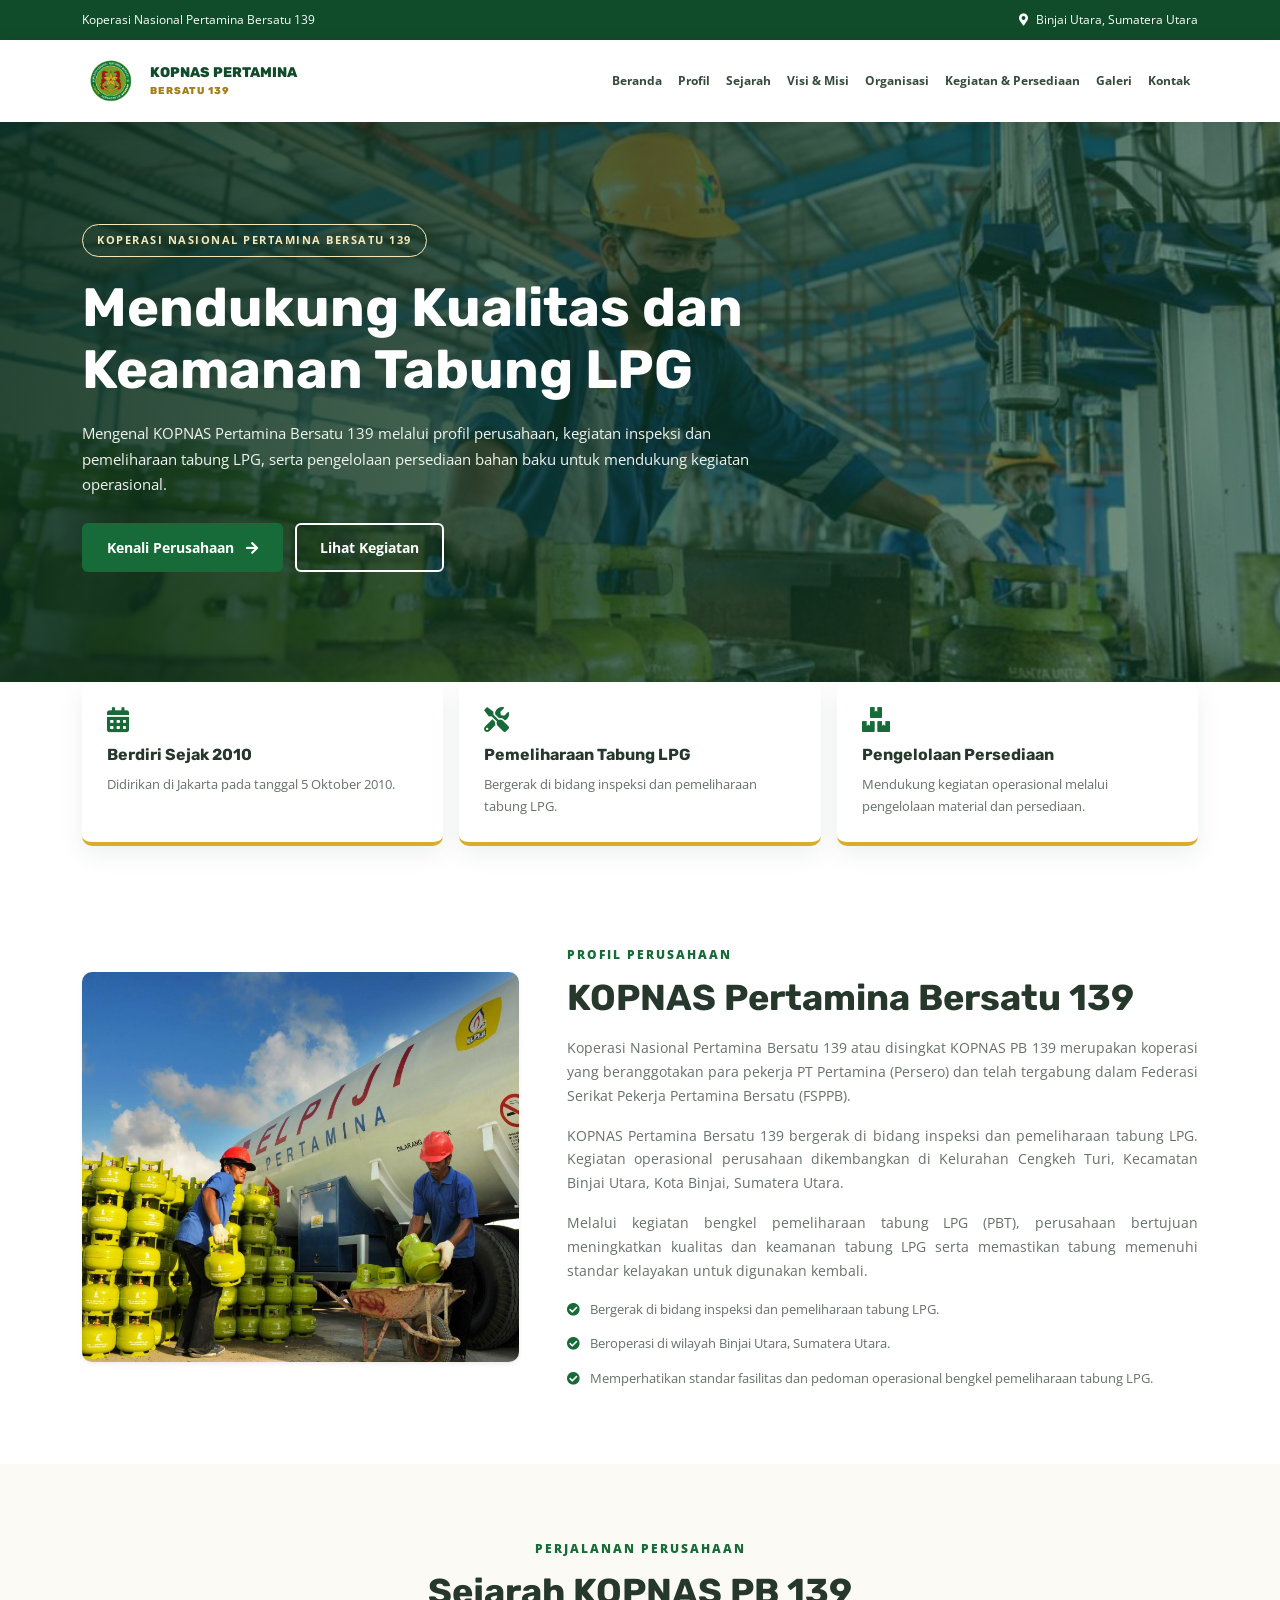
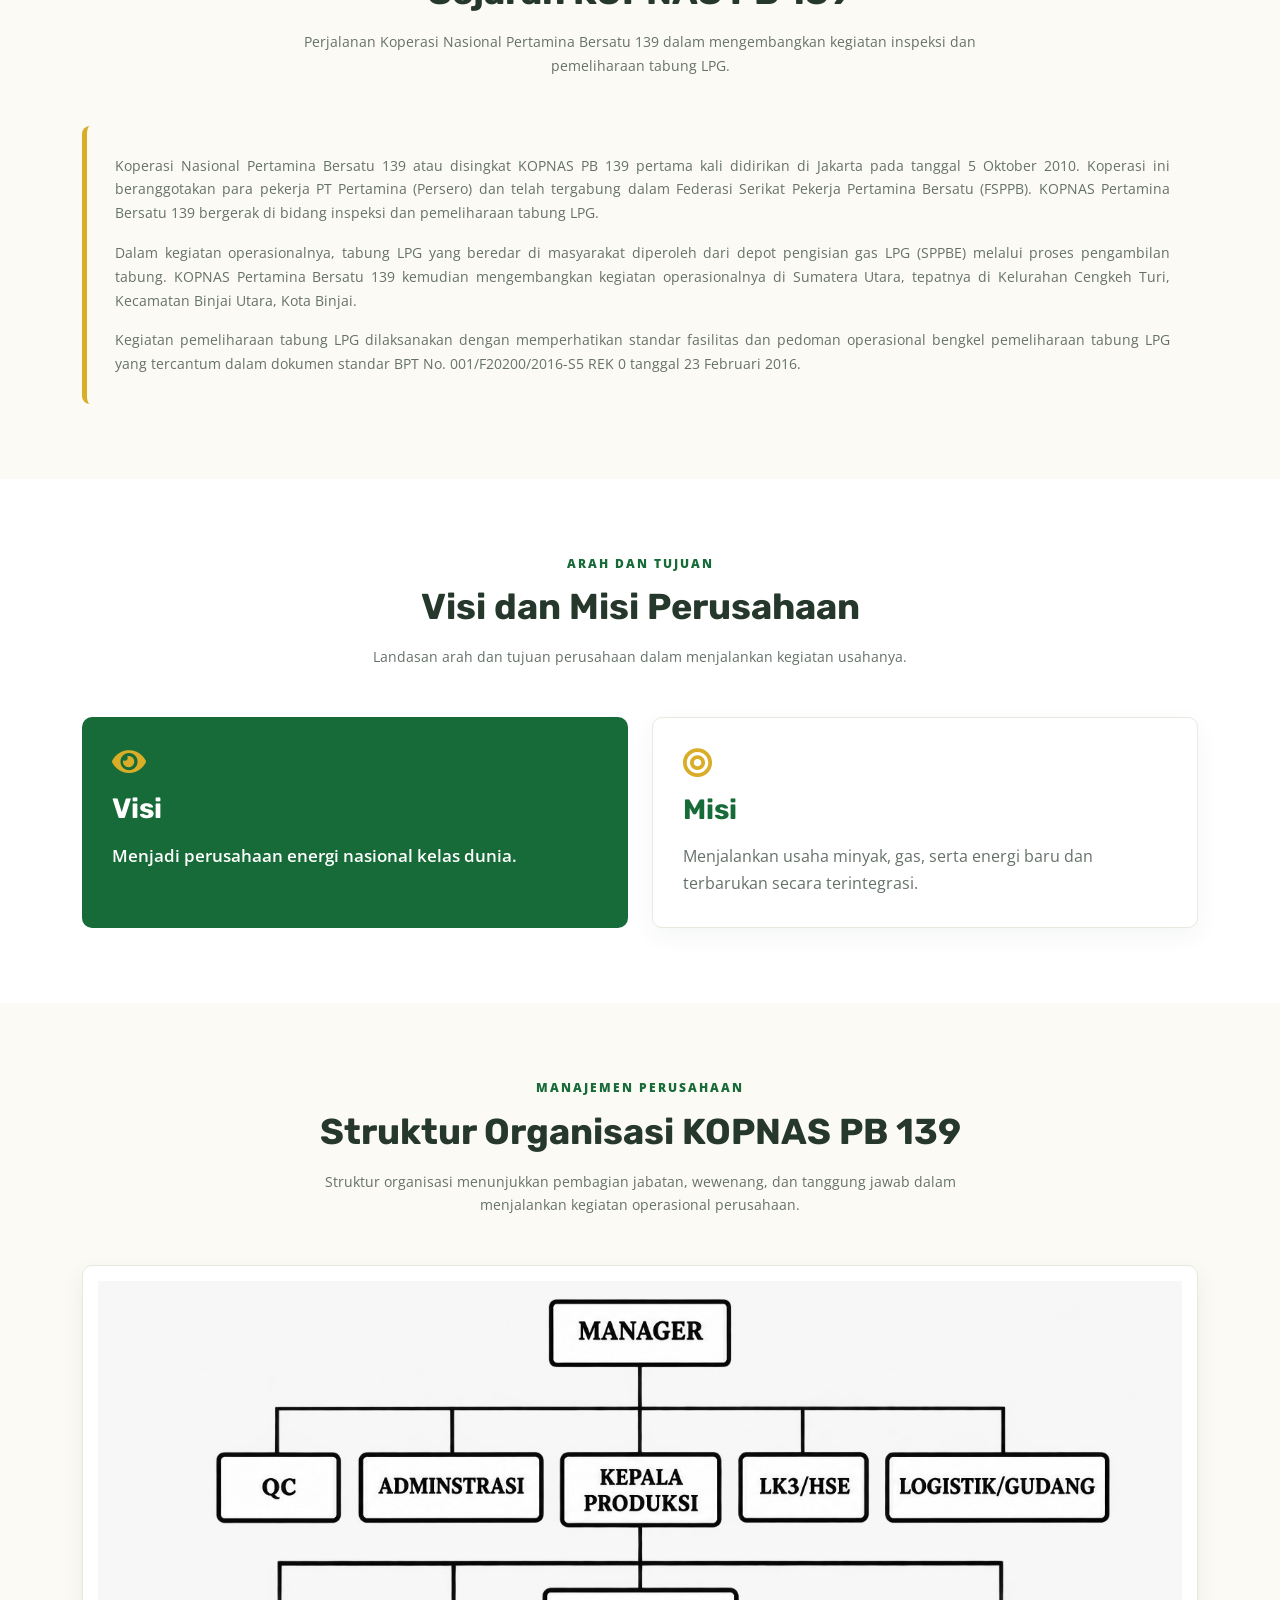
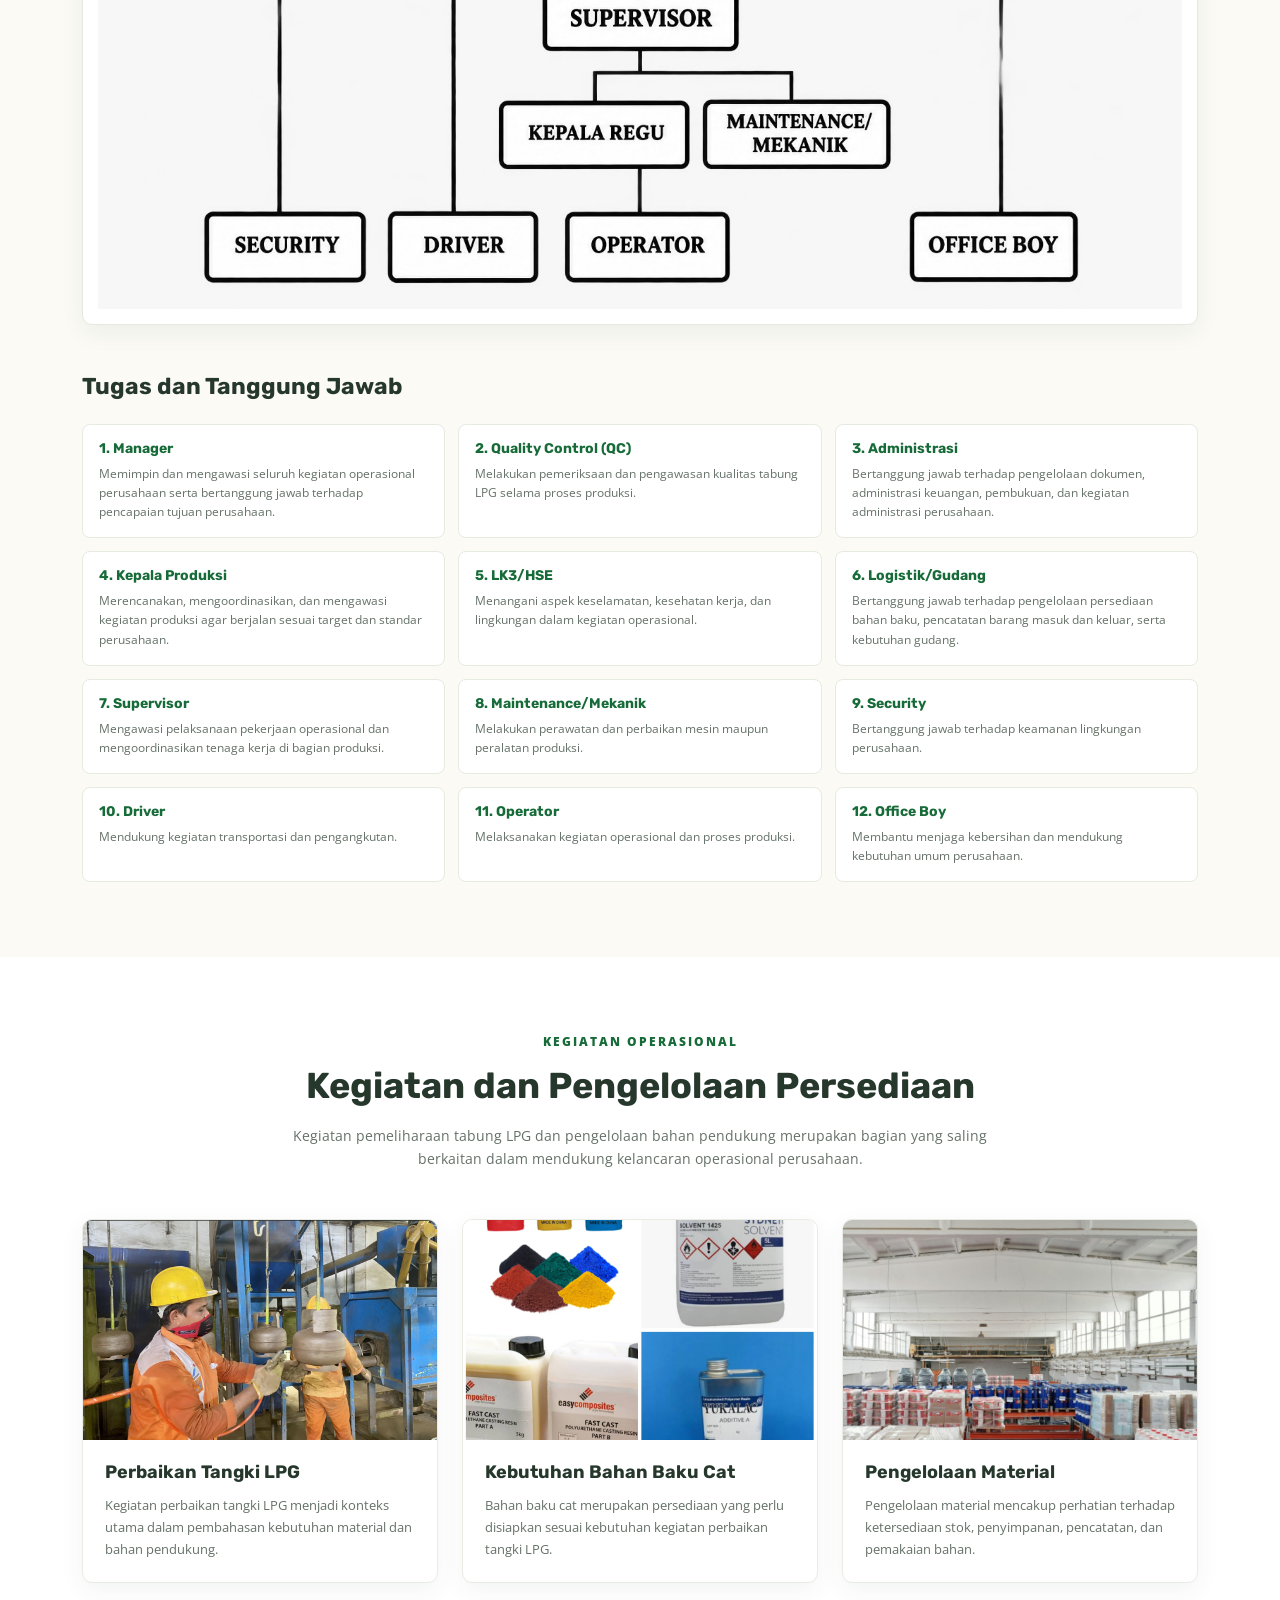
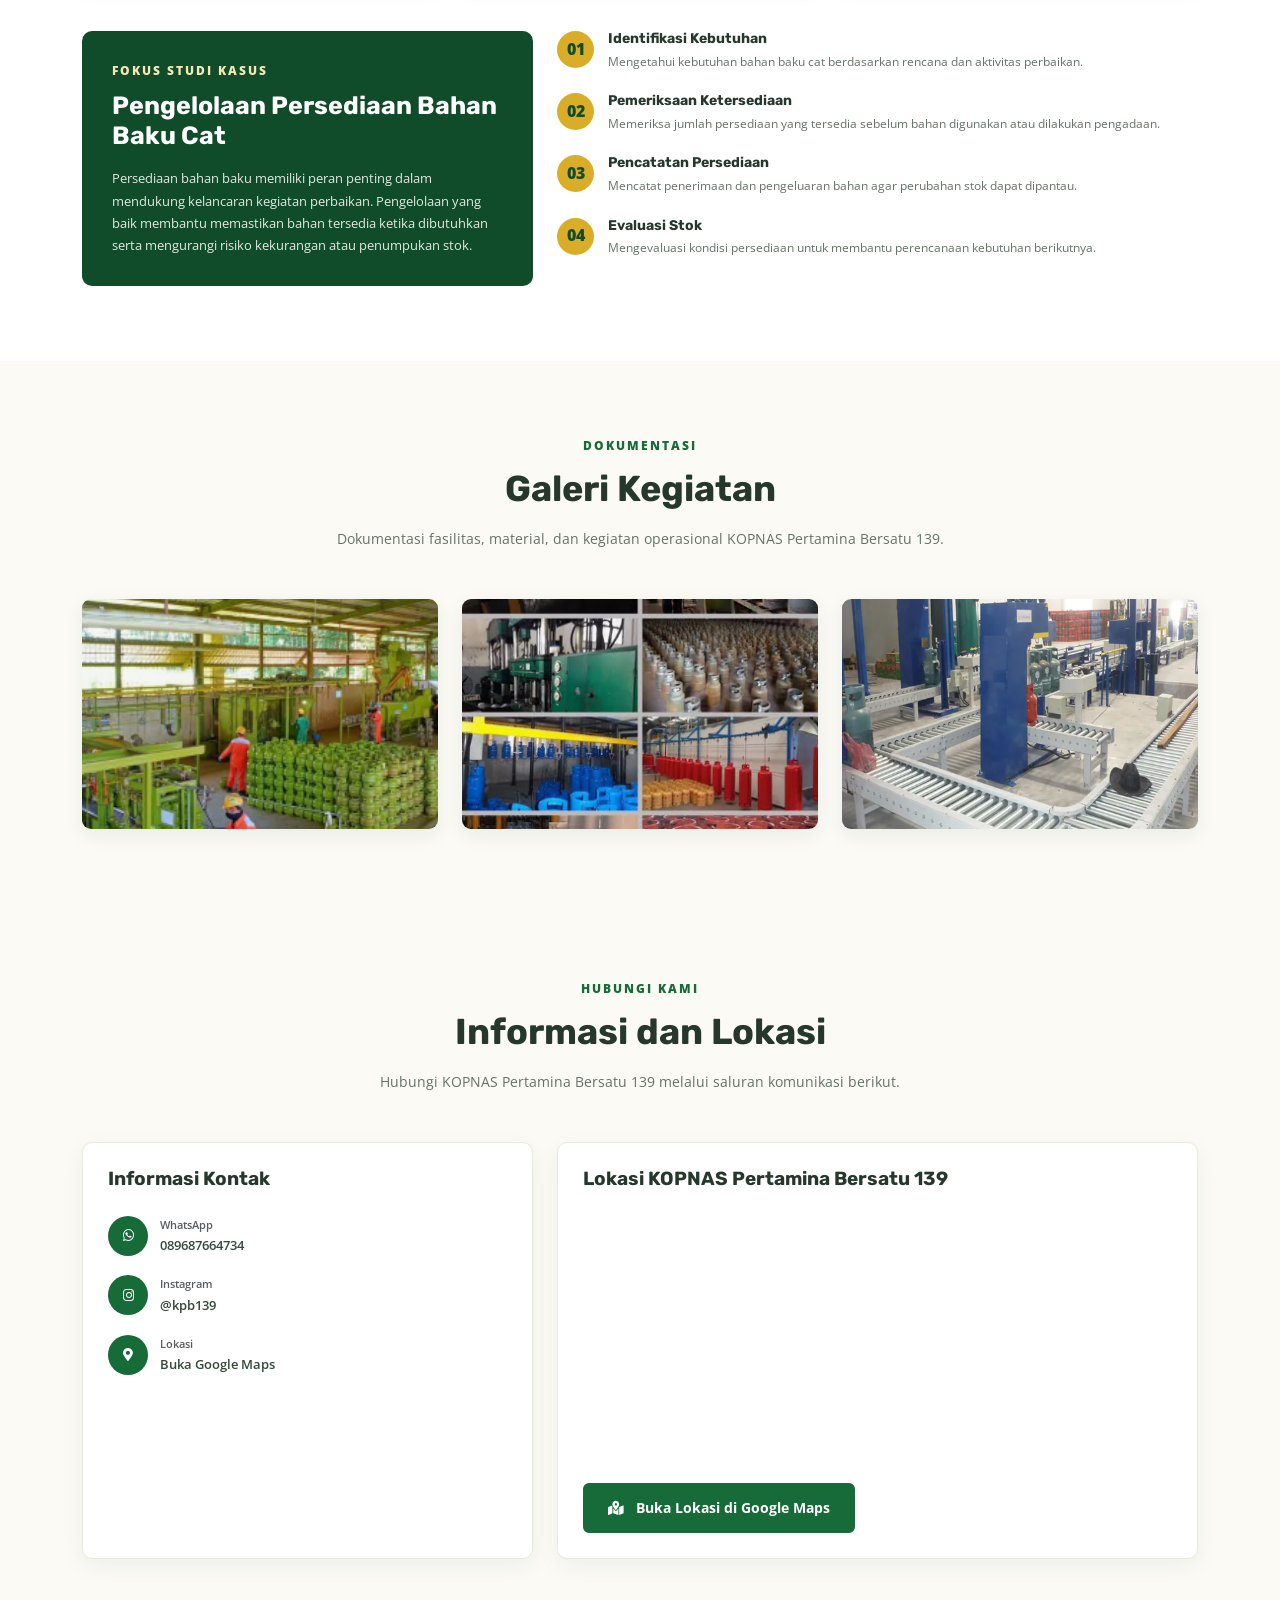
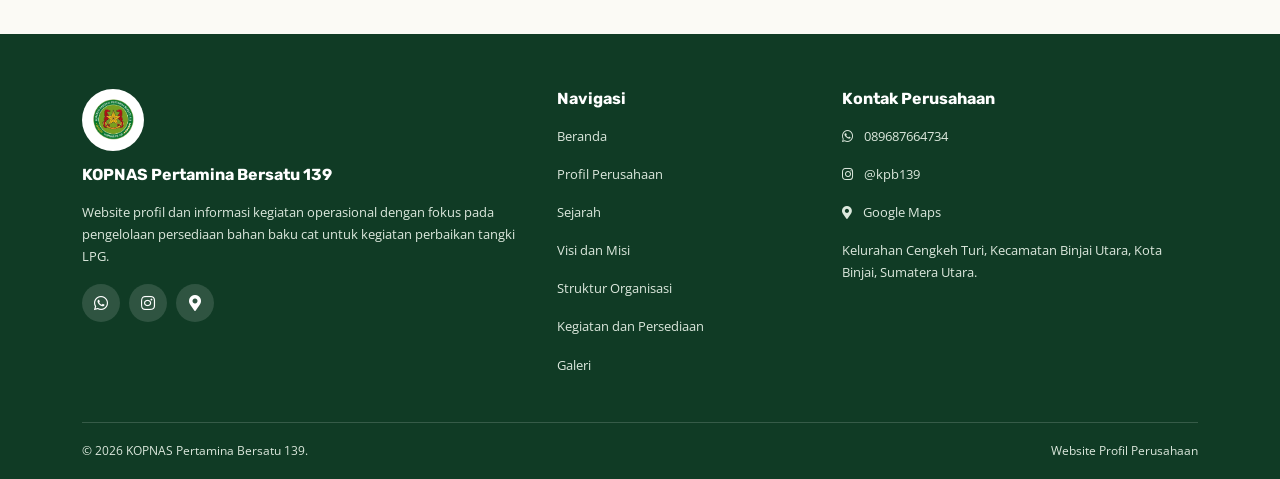
<file: index.html>
<!DOCTYPE html>
<html lang="id">
<head>
<meta charset="UTF-8">
<meta name="viewport" content="width=device-width, initial-scale=1.0">

<title>KOPNAS Pertamina Bersatu 139</title>
<meta name="description" content="Website profil KOPNAS Pertamina Bersatu 139.">

<!-- LOGO TAB CHROME / FAVICON -->
<link rel="icon" type="image/png" href="img/logo-kopnas.png">
<link rel="shortcut icon" type="image/png" href="img/logo-kopnas.png">

<!-- FONT -->
<link rel="preconnect" href="https://fonts.googleapis.com">
<link rel="preconnect" href="https://fonts.gstatic.com" crossorigin>
<link href="https://fonts.googleapis.com/css2?family=Open+Sans:wght@400;500;600;700&family=Rubik:wght@500;600;700;800&display=swap" rel="stylesheet">

<!-- ICON -->
<link href="https://cdnjs.cloudflare.com/ajax/libs/font-awesome/5.10.0/css/all.min.css" rel="stylesheet">

<!-- BOOTSTRAP -->
<link href="https://cdn.jsdelivr.net/npm/bootstrap@5.3.3/dist/css/bootstrap.min.css" rel="stylesheet">

<style>
:root {
    --green: #176b38;
    --dark-green: #104b2a;
    --light-green: #edf5ec;
    --gold: #d9ad28;
    --cream: #fbfaf5;
    --dark: #26372c;
    --text: #657168;
}

* {
    box-sizing: border-box;
}

html {
    scroll-behavior: smooth;
    scroll-padding-top: 90px;
}

body {
    margin: 0;
    font-family: 'Open Sans', sans-serif;
    color: var(--text);
    overflow-x: hidden;
    line-height: 1.7;
}

h1,h2,h3,h4,h5,h6 {
    font-family: 'Rubik', sans-serif;
    color: var(--dark);
    font-weight: 700;
}

a {
    text-decoration: none;
}

.section-space {
    padding: 75px 0;
}

.section-label {
    color: var(--green);
    font-size: 12px;
    font-weight: 800;
    letter-spacing: 2px;
    text-transform: uppercase;
    margin-bottom: 10px;
}

.section-heading {
    font-size: clamp(26px, 3vw, 36px);
    line-height: 1.25;
    margin-bottom: 16px;
}

.section-desc {
    max-width: 720px;
    margin: auto;
    font-size: 14px;
}

.btn-kopnas {
    display: inline-block;
    background: var(--green);
    border: 2px solid var(--green);
    color: white;
    padding: 11px 23px;
    border-radius: 6px;
    font-size: 14px;
    font-weight: 700;
    transition: .25s;
}

.btn-kopnas:hover {
    background: var(--dark-green);
    color: white;
}

.btn-outline-kopnas {
    display: inline-block;
    border: 2px solid white;
    color: white;
    padding: 11px 23px;
    border-radius: 6px;
    font-size: 14px;
    font-weight: 700;
}

.btn-outline-kopnas:hover {
    background: white;
    color: var(--green);
}

/* TOPBAR */
.topbar-kopnas {
    background: var(--dark-green);
    color: white;
    padding: 10px 0;
    font-size: 12px;
}

/* NAVBAR */
.navbar-kopnas {
    background: white;
    padding: 12px 0;
    min-height: 82px;
    box-shadow: 0 3px 18px rgba(0,0,0,.07);
    position: sticky;
    top: 0;
    z-index: 1000;
}

.navbar-kopnas .navbar-brand {
    display: flex;
    align-items: center;
    flex-shrink: 0;
    margin: 0;
    padding: 0;
    background: transparent;
    max-width: 280px;
}

.brand-logo {
    width: 57px;
    height: 57px;
    object-fit: contain;
    flex-shrink: 0;
    margin-right: 11px;
}

.brand-name {
    font-family: 'Rubik', sans-serif;
    font-size: 14px;
    line-height: 1.3;
    font-weight: 800;
    color: var(--dark-green);
}

.brand-subtitle {
    display: block;
    font-size: 10px;
    color: #a17e17;
    letter-spacing: 1px;
    margin-top: 3px;
}

.navbar-kopnas .navbar-nav {
    align-items: center;
}

.navbar-kopnas .nav-link {
    color: #354b3b;
    font-size: 12px;
    font-weight: 700;
    padding: 10px 9px;
    white-space: nowrap;
}

.navbar-kopnas .nav-link:hover {
    color: var(--green);
}

.navbar-kopnas .navbar-toggler {
    border: 1px solid var(--green);
    box-shadow: none;
}

/* BERANDA */
.hero-kopnas {
    min-height: 560px;
    display: flex;
    align-items: center;
    background:
      linear-gradient(90deg,rgba(10,45,25,.88),rgba(15,68,35,.55)),
      url('img/project-7.png') center/cover no-repeat;
}

.hero-content {
    max-width: 720px;
    padding: 90px 0;
}

.hero-tag {
    display: inline-block;
    color: #f6e9b9;
    border: 1px solid #f6e9b9;
    padding: 6px 14px;
    border-radius: 30px;
    font-size: 11px;
    font-weight: 700;
    letter-spacing: 1.5px;
    margin-bottom: 20px;
}

.hero-kopnas h1 {
    color: white;
    font-size: clamp(34px,4.5vw,54px);
    line-height: 1.15;
    margin-bottom: 20px;
}

.hero-kopnas p {
    color: #f0f4ee;
    font-size: 15px;
    margin-bottom: 25px;
}

/* HIGHLIGHT */
.highlight-card {
    height: 100%;
    background: white;
    padding: 25px;
    border-radius: 10px;
    border-bottom: 4px solid var(--gold);
    box-shadow: 0 8px 25px rgba(20,60,35,.08);
}

.highlight-card i {
    color: var(--green);
    font-size: 25px;
    margin-bottom: 13px;
}

.highlight-card h5 {
    font-size: 16px;
}

.highlight-card p {
    font-size: 13px;
    margin: 0;
}

/* PROFIL */
.profile-image {
    width: 100%;
    height: 390px;
    object-fit: cover;
    border-radius: 10px;
}

.profile-copy {
    text-align: justify;
    font-size: 14px;
}

.profile-point {
    display: flex;
    gap: 10px;
    margin-top: 12px;
    font-size: 13px;
}

.profile-point i {
    color: var(--green);
    margin-top: 5px;
}

/* SEJARAH */
.history-box {
    background: var(--cream);
    border-left: 5px solid var(--gold);
    border-radius: 8px;
    padding: 28px;
    font-size: 14px;
    text-align: justify;
}

/* VISI MISI */
.vision-card,.mission-card {
    height: 100%;
    padding: 30px;
    border-radius: 10px;
}

.vision-card {
    background: var(--green);
    color: white;
}

.vision-card h3,.vision-card p {
    color: white;
}

.vision-card p {
    font-size: 17px;
    font-weight: 600;
}

.mission-card {
    background: white;
    border: 1px solid #e6ebdf;
    box-shadow: 0 8px 25px rgba(20,60,35,.05);
}

.mission-card h3 {
    color: var(--green);
}

.vision-card i,.mission-card i {
    color: var(--gold);
    font-size: 30px;
    margin-bottom: 15px;
}

/* ORGANISASI */
.org-section {
    background: var(--cream);
}

.org-image-frame {
    background: white;
    padding: 15px;
    border: 1px solid #e5e9df;
    border-radius: 10px;
    box-shadow: 0 8px 25px rgba(20,60,35,.06);
}

.org-image {
    width: 100%;
    height: auto;
    display: block;
    object-fit: contain;
}

.org-list {
    display: grid;
    grid-template-columns: repeat(3,minmax(0,1fr));
    gap: 13px;
}

.org-item {
    background: white;
    border: 1px solid #e6ebdf;
    border-radius: 8px;
    padding: 16px;
}

.org-item h6 {
    color: var(--green);
    font-size: 14px;
    margin-bottom: 6px;
}

.org-item p {
    font-size: 12px;
    line-height: 1.6;
    margin: 0;
}

/* KEGIATAN */
.activity-card {
    height: 100%;
    background: white;
    border: 1px solid #e8ece5;
    border-radius: 10px;
    overflow: hidden;
    box-shadow: 0 7px 24px rgba(20,60,35,.06);
    transition: .25s;
}

.activity-card:hover {
    transform: translateY(-4px);
}

.activity-image {
    width: 100%;
    height: 220px;
    object-fit: cover;
    display: block;
}

.activity-content {
    padding: 22px;
}

.activity-content h4 {
    font-size: 18px;
    margin-bottom: 10px;
}

.activity-content p {
    font-size: 13px;
    margin: 0;
}

/* PERSEDIAAN */
.inventory-panel {
    background: var(--dark-green);
    color: white;
    padding: 30px;
    border-radius: 10px;
    height: 100%;
}

.inventory-panel h3 {
    color: white;
    font-size: 25px;
}

.inventory-panel p {
    color: #e1eadf;
    font-size: 13px;
}

.inventory-step {
    display: flex;
    gap: 14px;
    margin-bottom: 21px;
}

.inventory-number {
    width: 37px;
    height: 37px;
    flex-shrink: 0;
    border-radius: 50%;
    background: var(--gold);
    color: var(--dark-green);
    display: flex;
    align-items: center;
    justify-content: center;
    font-weight: 800;
}

.inventory-step h6 {
    font-size: 14px;
    margin-bottom: 4px;
}

.inventory-step p {
    font-size: 12px;
    margin: 0;
}

/* GALERI */
.gallery-card {
    overflow: hidden;
    border-radius: 9px;
    background: white;
    box-shadow: 0 6px 20px rgba(20,60,35,.07);
}

.gallery-image {
    width: 100%;
    height: 230px;
    object-fit: cover;
    display: block;
    transition: .3s;
}

.gallery-card:hover .gallery-image {
    transform: scale(1.04);
}

/* KONTAK */
.contact-section {
    background: var(--cream);
}

.contact-panel {
    background: white;
    border-radius: 10px;
    padding: 25px;
    height: 100%;
    border: 1px solid #e6ebdf;
    box-shadow: 0 7px 23px rgba(20,60,35,.05);
}

.contact-link {
    display: flex;
    align-items: center;
    gap: 12px;
    color: #354a3a;
    font-size: 13px;
    font-weight: 600;
    margin: 18px 0;
    overflow-wrap: anywhere;
}

.contact-link:hover {
    color: var(--green);
}

.contact-icon {
    width: 40px;
    height: 40px;
    display: flex;
    align-items: center;
    justify-content: center;
    flex-shrink: 0;
    border-radius: 50%;
    color: white;
    background: var(--green);
}

.map-frame {
    width: 100%;
    height: 260px;
    border: 0;
    border-radius: 8px;
    display: block;
}

/* FOOTER */
.footer-kopnas {
    background: #103b25;
    color: #dce8dd;
    padding-top: 55px;
    width: 100%;
    overflow: hidden;
}

.footer-kopnas h5 {
    color: white;
    font-size: 16px;
    margin-bottom: 17px;
}

.footer-kopnas p {
    font-size: 13px;
    line-height: 1.7;
}

.footer-kopnas a {
    color: #dce8dd;
    overflow-wrap: anywhere;
}

.footer-kopnas a:hover {
    color: #f5e8b6;
}

.footer-logo {
    width: 62px;
    height: 62px;
    object-fit: contain;
    background: white;
    border-radius: 50%;
    padding: 3px;
    margin-bottom: 14px;
}

.footer-social {
    display: flex;
    gap: 9px;
    margin-top: 17px;
}

.footer-social a {
    width: 38px;
    height: 38px;
    border-radius: 50%;
    display: flex;
    align-items: center;
    justify-content: center;
    background: rgba(255,255,255,.13);
    color: white;
}

.footer-social a:hover {
    background: var(--gold);
    color: var(--dark-green);
}

.footer-bottom {
    border-top: 1px solid rgba(255,255,255,.16);
    margin-top: 30px;
    padding: 18px 0;
    font-size: 12px;
}

/* RESPONSIVE */
@media(max-width:1199px) {
    .navbar-kopnas .nav-link {
        font-size: 11px;
        padding: 9px 6px;
    }

    .brand-logo {
        width: 48px;
        height: 48px;
    }

    .brand-name {
        font-size: 12px;
    }
}

@media(max-width:991px) {
    .navbar-kopnas .navbar-collapse {
        flex-basis: 100%;
        width: 100%;
        padding-top: 12px;
    }

    .navbar-kopnas .navbar-nav {
        align-items: stretch;
    }

    .navbar-kopnas .nav-link {
        font-size: 13px;
        white-space: normal;
    }

    .org-list {
        grid-template-columns: repeat(2,minmax(0,1fr));
    }
}

@media(max-width:767px) {
    .section-space {
        padding: 55px 0;
    }

    .hero-kopnas {
        min-height: 490px;
    }

    .hero-content {
        padding: 65px 0;
    }

    .hero-kopnas h1 {
        font-size: 34px;
    }

    .profile-image {
        height: 270px;
    }

    .org-list {
        grid-template-columns: 1fr;
    }

    .map-frame {
        height: 230px;
    }

    .footer-bottom {
        text-align: center;
    }
}
</style>
</head>

<body>

<!-- TOPBAR -->
<div class="topbar-kopnas">
    <div class="container d-flex justify-content-between align-items-center flex-wrap gap-2">
        <span>Koperasi Nasional Pertamina Bersatu 139</span>
        <span><i class="fas fa-map-marker-alt me-2"></i>Binjai Utara, Sumatera Utara</span>
    </div>
</div>

<!-- NAVBAR -->
<nav class="navbar navbar-expand-lg navbar-kopnas" id="mainNavbar">
    <div class="container">

        <a class="navbar-brand" href="#beranda">
            <img src="img/logo-kopnas.png"
                 class="brand-logo"
                 alt="Logo KOPNAS PB 139">

            <span class="brand-name">
                KOPNAS PERTAMINA
                <span class="brand-subtitle">BERSATU 139</span>
            </span>
        </a>

        <button class="navbar-toggler" type="button"
                data-bs-toggle="collapse"
                data-bs-target="#navbarKopnas"
                aria-label="Buka navigasi">
            <span class="navbar-toggler-icon"></span>
        </button>

        <div class="collapse navbar-collapse" id="navbarKopnas">
            <div class="navbar-nav ms-auto">
                <a class="nav-link" href="#beranda">Beranda</a>
                <a class="nav-link" href="#profil">Profil</a>
                <a class="nav-link" href="#sejarah">Sejarah</a>
                <a class="nav-link" href="#visi-misi">Visi & Misi</a>
                <a class="nav-link" href="#organisasi">Organisasi</a>
                <a class="nav-link" href="#kegiatan">Kegiatan & Persediaan</a>
                <a class="nav-link" href="#galeri">Galeri</a>
                <a class="nav-link" href="#kontak">Kontak</a>
            </div>
        </div>
    </div>
</nav>

<!-- BERANDA -->
<header class="hero-kopnas" id="beranda">
    <div class="container">
        <div class="hero-content">
            <span class="hero-tag">KOPERASI NASIONAL PERTAMINA BERSATU 139</span>

            <h1>Mendukung Kualitas dan Keamanan Tabung LPG</h1>

            <p>
                Mengenal KOPNAS Pertamina Bersatu 139 melalui profil
                perusahaan, kegiatan inspeksi dan pemeliharaan tabung LPG,
                serta pengelolaan persediaan bahan baku untuk mendukung
                kegiatan operasional.
            </p>

            <a href="#profil" class="btn-kopnas me-2 mb-2">
                Kenali Perusahaan <i class="fas fa-arrow-right ms-2"></i>
            </a>

            <a href="#kegiatan" class="btn-outline-kopnas mb-2">
                Lihat Kegiatan
            </a>
        </div>
    </div>
</header>

<!-- HIGHLIGHT -->
<section class="pb-4">
    <div class="container">
        <div class="row g-3">

            <div class="col-md-4">
                <div class="highlight-card">
                    <i class="fas fa-calendar-alt"></i>
                    <h5>Berdiri Sejak 2010</h5>
                    <p>Didirikan di Jakarta pada tanggal 5 Oktober 2010.</p>
                </div>
            </div>

            <div class="col-md-4">
                <div class="highlight-card">
                    <i class="fas fa-tools"></i>
                    <h5>Pemeliharaan Tabung LPG</h5>
                    <p>Bergerak di bidang inspeksi dan pemeliharaan tabung LPG.</p>
                </div>
            </div>

            <div class="col-md-4">
                <div class="highlight-card">
                    <i class="fas fa-boxes"></i>
                    <h5>Pengelolaan Persediaan</h5>
                    <p>Mendukung kegiatan operasional melalui pengelolaan material dan persediaan.</p>
                </div>
            </div>

        </div>
    </div>
</section>

<!-- PROFIL -->
<section class="section-space" id="profil">
    <div class="container">
        <div class="row g-5 align-items-center">

            <div class="col-lg-5">
                <img src="img/profil-beranda.png"
                     class="profile-image shadow-sm"
                     alt="Profil perusahaan KOPNAS">
            </div>

            <div class="col-lg-7">
                <div class="section-label">Profil Perusahaan</div>
                <h2 class="section-heading">KOPNAS Pertamina Bersatu 139</h2>

                <div class="profile-copy">
                    <p>
                        Koperasi Nasional Pertamina Bersatu 139 atau disingkat
                        KOPNAS PB 139 merupakan koperasi yang beranggotakan
                        para pekerja PT Pertamina (Persero) dan telah tergabung
                        dalam Federasi Serikat Pekerja Pertamina Bersatu (FSPPB).
                    </p>

                    <p>
                        KOPNAS Pertamina Bersatu 139 bergerak di bidang
                        inspeksi dan pemeliharaan tabung LPG. Kegiatan
                        operasional perusahaan dikembangkan di Kelurahan
                        Cengkeh Turi, Kecamatan Binjai Utara, Kota Binjai,
                        Sumatera Utara.
                    </p>

                    <p>
                        Melalui kegiatan bengkel pemeliharaan tabung LPG (PBT),
                        perusahaan bertujuan meningkatkan kualitas dan
                        keamanan tabung LPG serta memastikan tabung memenuhi
                        standar kelayakan untuk digunakan kembali.
                    </p>
                </div>

                <div class="profile-point">
                    <i class="fas fa-check-circle"></i>
                    <span>Bergerak di bidang inspeksi dan pemeliharaan tabung LPG.</span>
                </div>

                <div class="profile-point">
                    <i class="fas fa-check-circle"></i>
                    <span>Beroperasi di wilayah Binjai Utara, Sumatera Utara.</span>
                </div>

                <div class="profile-point">
                    <i class="fas fa-check-circle"></i>
                    <span>Memperhatikan standar fasilitas dan pedoman operasional bengkel pemeliharaan tabung LPG.</span>
                </div>
            </div>

        </div>
    </div>
</section>

<!-- SEJARAH -->
<section class="section-space" id="sejarah" style="background:var(--cream)">
    <div class="container">

        <div class="text-center mb-5">
            <div class="section-label">Perjalanan Perusahaan</div>
            <h2 class="section-heading">Sejarah KOPNAS PB 139</h2>
            <p class="section-desc">
                Perjalanan Koperasi Nasional Pertamina Bersatu 139 dalam
                mengembangkan kegiatan inspeksi dan pemeliharaan tabung LPG.
            </p>
        </div>

        <div class="history-box">
            <p>
                Koperasi Nasional Pertamina Bersatu 139 atau disingkat
                KOPNAS PB 139 pertama kali didirikan di Jakarta pada tanggal
                5 Oktober 2010. Koperasi ini beranggotakan para pekerja
                PT Pertamina (Persero) dan telah tergabung dalam Federasi
                Serikat Pekerja Pertamina Bersatu (FSPPB). KOPNAS Pertamina
                Bersatu 139 bergerak di bidang inspeksi dan pemeliharaan
                tabung LPG.
            </p>

            <p>
                Dalam kegiatan operasionalnya, tabung LPG yang beredar di
                masyarakat diperoleh dari depot pengisian gas LPG (SPPBE)
                melalui proses pengambilan tabung. KOPNAS Pertamina Bersatu
                139 kemudian mengembangkan kegiatan operasionalnya di
                Sumatera Utara, tepatnya di Kelurahan Cengkeh Turi,
                Kecamatan Binjai Utara, Kota Binjai.
            </p>

            <p class="mb-0">
                Kegiatan pemeliharaan tabung LPG dilaksanakan dengan
                memperhatikan standar fasilitas dan pedoman operasional
                bengkel pemeliharaan tabung LPG yang tercantum dalam dokumen
                standar BPT No. 001/F20200/2016-S5 REK 0 tanggal
                23 Februari 2016.
            </p>
        </div>

    </div>
</section>

<!-- VISI MISI -->
<section class="section-space" id="visi-misi">
    <div class="container">

        <div class="text-center mb-5">
            <div class="section-label">Arah dan Tujuan</div>
            <h2 class="section-heading">Visi dan Misi Perusahaan</h2>
            <p class="section-desc">
                Landasan arah dan tujuan perusahaan dalam menjalankan
                kegiatan usahanya.
            </p>
        </div>

        <div class="row g-4">

            <div class="col-lg-6">
                <div class="vision-card">
                    <i class="fas fa-eye"></i>
                    <h3 class="mb-3">Visi</h3>
                    <p class="mb-0">Menjadi perusahaan energi nasional kelas dunia.</p>
                </div>
            </div>

            <div class="col-lg-6">
                <div class="mission-card">
                    <i class="fas fa-bullseye"></i>
                    <h3 class="mb-3">Misi</h3>
                    <p class="mb-0" style="font-size:16px">
                        Menjalankan usaha minyak, gas, serta energi baru
                        dan terbarukan secara terintegrasi.
                    </p>
                </div>
            </div>

        </div>
    </div>
</section>

<!-- ORGANISASI -->
<section class="section-space org-section" id="organisasi">
    <div class="container">

        <div class="text-center mb-5">
            <div class="section-label">Manajemen Perusahaan</div>
            <h2 class="section-heading">Struktur Organisasi KOPNAS PB 139</h2>
            <p class="section-desc">
                Struktur organisasi menunjukkan pembagian jabatan,
                wewenang, dan tanggung jawab dalam menjalankan kegiatan
                operasional perusahaan.
            </p>
        </div>

        <div class="org-image-frame mb-5">
            <img src="img/struktur organisasi-kopnas.jpeg"
                 class="org-image"
                 alt="Struktur Organisasi KOPNAS PB 139">
        </div>

        <h3 class="mb-4" style="font-size:23px">Tugas dan Tanggung Jawab</h3>

        <div class="org-list">

            <div class="org-item">
                <h6>1. Manager</h6>
                <p>Memimpin dan mengawasi seluruh kegiatan operasional perusahaan serta bertanggung jawab terhadap pencapaian tujuan perusahaan.</p>
            </div>

            <div class="org-item">
                <h6>2. Quality Control (QC)</h6>
                <p>Melakukan pemeriksaan dan pengawasan kualitas tabung LPG selama proses produksi.</p>
            </div>

            <div class="org-item">
                <h6>3. Administrasi</h6>
                <p>Bertanggung jawab terhadap pengelolaan dokumen, administrasi keuangan, pembukuan, dan kegiatan administrasi perusahaan.</p>
            </div>

            <div class="org-item">
                <h6>4. Kepala Produksi</h6>
                <p>Merencanakan, mengoordinasikan, dan mengawasi kegiatan produksi agar berjalan sesuai target dan standar perusahaan.</p>
            </div>

            <div class="org-item">
                <h6>5. LK3/HSE</h6>
                <p>Menangani aspek keselamatan, kesehatan kerja, dan lingkungan dalam kegiatan operasional.</p>
            </div>

            <div class="org-item">
                <h6>6. Logistik/Gudang</h6>
                <p>Bertanggung jawab terhadap pengelolaan persediaan bahan baku, pencatatan barang masuk dan keluar, serta kebutuhan gudang.</p>
            </div>

            <div class="org-item">
                <h6>7. Supervisor</h6>
                <p>Mengawasi pelaksanaan pekerjaan operasional dan mengoordinasikan tenaga kerja di bagian produksi.</p>
            </div>

            <div class="org-item">
                <h6>8. Maintenance/Mekanik</h6>
                <p>Melakukan perawatan dan perbaikan mesin maupun peralatan produksi.</p>
            </div>

            <div class="org-item">
                <h6>9. Security</h6>
                <p>Bertanggung jawab terhadap keamanan lingkungan perusahaan.</p>
            </div>

            <div class="org-item">
                <h6>10. Driver</h6>
                <p>Mendukung kegiatan transportasi dan pengangkutan.</p>
            </div>

            <div class="org-item">
                <h6>11. Operator</h6>
                <p>Melaksanakan kegiatan operasional dan proses produksi.</p>
            </div>

            <div class="org-item">
                <h6>12. Office Boy</h6>
                <p>Membantu menjaga kebersihan dan mendukung kebutuhan umum perusahaan.</p>
            </div>

        </div>
    </div>
</section>

<!-- KEGIATAN DAN PERSEDIAAN -->
<section class="section-space" id="kegiatan">
    <div class="container">

        <div class="text-center mb-5">
            <div class="section-label">Kegiatan Operasional</div>
            <h2 class="section-heading">Kegiatan dan Pengelolaan Persediaan</h2>
            <p class="section-desc">
                Kegiatan pemeliharaan tabung LPG dan pengelolaan bahan
                pendukung merupakan bagian yang saling berkaitan dalam
                mendukung kelancaran operasional perusahaan.
            </p>
        </div>

        <div class="row g-4">

            <div class="col-md-6 col-lg-4">
                <div class="activity-card">
                    <img src="img/project-9.png"
                         class="activity-image"
                         alt="Perbaikan tangki LPG">
                    <div class="activity-content">
                        <h4>Perbaikan Tangki LPG</h4>
                        <p>
                            Kegiatan perbaikan tangki LPG menjadi konteks
                            utama dalam pembahasan kebutuhan material
                            dan bahan pendukung.
                        </p>
                    </div>
                </div>
            </div>

            <div class="col-md-6 col-lg-4">
                <div class="activity-card">
                    <img src="img/project-10.png"
                         class="activity-image"
                         alt="Bahan baku cat">
                    <div class="activity-content">
                        <h4>Kebutuhan Bahan Baku Cat</h4>
                        <p>
                            Bahan baku cat merupakan persediaan yang
                            perlu disiapkan sesuai kebutuhan kegiatan
                            perbaikan tangki LPG.
                        </p>
                    </div>
                </div>
            </div>

            <div class="col-md-6 col-lg-4">
                <div class="activity-card">
                    <img src="img/project-11.png"
                         class="activity-image"
                         alt="Pengelolaan material">
                    <div class="activity-content">
                        <h4>Pengelolaan Material</h4>
                        <p>
                            Pengelolaan material mencakup perhatian
                            terhadap ketersediaan stok, penyimpanan,
                            pencatatan, dan pemakaian bahan.
                        </p>
                    </div>
                </div>
            </div>

        </div>

        <div class="row g-4 mt-4 align-items-stretch">

            <div class="col-lg-5">
                <div class="inventory-panel">
                    <div class="section-label" style="color:#f5e8b6">
                        Fokus Studi Kasus
                    </div>

                    <h3 class="mb-3">
                        Pengelolaan Persediaan Bahan Baku Cat
                    </h3>

                    <p class="mb-0">
                        Persediaan bahan baku memiliki peran penting
                        dalam mendukung kelancaran kegiatan perbaikan.
                        Pengelolaan yang baik membantu memastikan bahan
                        tersedia ketika dibutuhkan serta mengurangi risiko
                        kekurangan atau penumpukan stok.
                    </p>
                </div>
            </div>

            <div class="col-lg-7">

                <div class="inventory-step">
                    <div class="inventory-number">01</div>
                    <div>
                        <h6>Identifikasi Kebutuhan</h6>
                        <p>Mengetahui kebutuhan bahan baku cat berdasarkan rencana dan aktivitas perbaikan.</p>
                    </div>
                </div>

                <div class="inventory-step">
                    <div class="inventory-number">02</div>
                    <div>
                        <h6>Pemeriksaan Ketersediaan</h6>
                        <p>Memeriksa jumlah persediaan yang tersedia sebelum bahan digunakan atau dilakukan pengadaan.</p>
                    </div>
                </div>

                <div class="inventory-step">
                    <div class="inventory-number">03</div>
                    <div>
                        <h6>Pencatatan Persediaan</h6>
                        <p>Mencatat penerimaan dan pengeluaran bahan agar perubahan stok dapat dipantau.</p>
                    </div>
                </div>

                <div class="inventory-step mb-0">
                    <div class="inventory-number">04</div>
                    <div>
                        <h6>Evaluasi Stok</h6>
                        <p>Mengevaluasi kondisi persediaan untuk membantu perencanaan kebutuhan berikutnya.</p>
                    </div>
                </div>

            </div>
        </div>
    </div>
</section>

<!-- GALERI -->
<section class="section-space" id="galeri" style="background:var(--cream)">
    <div class="container">

        <div class="text-center mb-5">
            <div class="section-label">Dokumentasi</div>
            <h2 class="section-heading">Galeri Kegiatan</h2>
            <p class="section-desc">
                Dokumentasi fasilitas, material, dan kegiatan operasional
                KOPNAS Pertamina Bersatu 139.
            </p>
        </div>

        <div class="row g-4">

            <div class="col-md-4">
                <div class="gallery-card">
                    <img src="img/feature-1 (1).png"
                         class="gallery-image"
                         alt="Dokumentasi kegiatan pertama">
                </div>
            </div>

            <div class="col-md-4">
                <div class="gallery-card">
                    <img src="img/feature-1 (2).png"
                         class="gallery-image"
                         alt="Dokumentasi kegiatan kedua">
                </div>
            </div>

            <div class="col-md-4">
                <div class="gallery-card">
                    <img src="img/feature-1 (3).png"
                         class="gallery-image"
                         alt="Dokumentasi kegiatan ketiga">
                </div>
            </div>

        </div>

    </div>
</section>

<!-- KONTAK -->
<section class="section-space contact-section" id="kontak">
    <div class="container">

        <div class="text-center mb-5">
            <div class="section-label">Hubungi Kami</div>
            <h2 class="section-heading">Informasi dan Lokasi</h2>
            <p class="section-desc">
                Hubungi KOPNAS Pertamina Bersatu 139 melalui saluran
                komunikasi berikut.
            </p>
        </div>

        <div class="row g-4 align-items-stretch">

            <div class="col-lg-5">
                <div class="contact-panel">
                    <h4 class="mb-4" style="font-size:19px">Informasi Kontak</h4>

                    <a class="contact-link"
                       href="https://wa.me/6289687664734"
                       target="_blank" rel="noopener">
                        <span class="contact-icon">
                            <i class="fab fa-whatsapp"></i>
                        </span>
                        <span>
                            <small class="d-block text-muted">WhatsApp</small>
                            089687664734
                        </span>
                    </a>

                    <a class="contact-link"
                       href="https://www.instagram.com/kpb139?exln=MnVrZW8zMW85dnk5"
                       target="_blank" rel="noopener">
                        <span class="contact-icon">
                            <i class="fab fa-instagram"></i>
                        </span>
                        <span>
                            <small class="d-block text-muted">Instagram</small>
                            @kpb139
                        </span>
                    </a>

                    <a class="contact-link"
                       href="https://maps.app.goo.gl/UU2qZBWz2ZL5GWVg7?g_st=ic"
                       target="_blank" rel="noopener">
                        <span class="contact-icon">
                            <i class="fas fa-map-marker-alt"></i>
                        </span>
                        <span>
                            <small class="d-block text-muted">Lokasi</small>
                            Buka Google Maps
                        </span>
                    </a>
                </div>
            </div>

            <div class="col-lg-7">
                <div class="contact-panel">
                    <h4 class="mb-3" style="font-size:19px">
                        Lokasi KOPNAS Pertamina Bersatu 139
                    </h4>

                    <iframe
                        class="map-frame"
                        title="Peta KOPNAS Pertamina Bersatu 139"
                        src="https://maps.google.com/maps?q=KOPNAS%20Pertamina%20Bersatu%20139%20Binjai&t=&z=13&ie=UTF8&iwloc=&output=embed"
                        loading="lazy"
                        referrerpolicy="no-referrer-when-downgrade"
                        allowfullscreen>
                    </iframe>

                    <a href="https://maps.app.goo.gl/UU2qZBWz2ZL5GWVg7?g_st=ic"
                       target="_blank" rel="noopener"
                       class="btn-kopnas mt-3">
                        <i class="fas fa-map-marked-alt me-2"></i>
                        Buka Lokasi di Google Maps
                    </a>
                </div>
            </div>

        </div>
    </div>
</section>

<!-- FOOTER -->
<footer class="footer-kopnas">
    <div class="container">

        <div class="row g-4">

            <div class="col-lg-5 col-md-6">

                <img src="img/logo-kopnas.png"
                     class="footer-logo"
                     alt="Logo KOPNAS PB 139">

                <h5>KOPNAS Pertamina Bersatu 139</h5>

                <p>
                    Website profil dan informasi kegiatan operasional
                    dengan fokus pada pengelolaan persediaan bahan baku
                    cat untuk kegiatan perbaikan tangki LPG.
                </p>

                <div class="footer-social">
                    <a href="https://wa.me/6289687664734"
                       target="_blank" rel="noopener"
                       aria-label="WhatsApp">
                        <i class="fab fa-whatsapp"></i>
                    </a>

                    <a href="https://www.instagram.com/kpb139?exln=MnVrZW8zMW85dnk5"
                       target="_blank" rel="noopener"
                       aria-label="Instagram">
                        <i class="fab fa-instagram"></i>
                    </a>

                    <a href="https://maps.app.goo.gl/UU2qZBWz2ZL5GWVg7?g_st=ic"
                       target="_blank" rel="noopener"
                       aria-label="Google Maps">
                        <i class="fas fa-map-marker-alt"></i>
                    </a>
                </div>
            </div>

            <div class="col-lg-3 col-md-6">
                <h5>Navigasi</h5>
                <p><a href="#beranda">Beranda</a></p>
                <p><a href="#profil">Profil Perusahaan</a></p>
                <p><a href="#sejarah">Sejarah</a></p>
                <p><a href="#visi-misi">Visi dan Misi</a></p>
                <p><a href="#organisasi">Struktur Organisasi</a></p>
                <p><a href="#kegiatan">Kegiatan dan Persediaan</a></p>
                <p><a href="#galeri">Galeri</a></p>
            </div>

            <div class="col-lg-4 col-md-6">
                <h5>Kontak Perusahaan</h5>

                <p>
                    <i class="fab fa-whatsapp me-2"></i>
                    <a href="https://wa.me/6289687664734"
                       target="_blank" rel="noopener">
                        089687664734
                    </a>
                </p>

                <p>
                    <i class="fab fa-instagram me-2"></i>
                    <a href="https://www.instagram.com/kpb139?exln=MnVrZW8zMW85dnk5"
                       target="_blank" rel="noopener">
                        @kpb139
                    </a>
                </p>

                <p>
                    <i class="fas fa-map-marker-alt me-2"></i>
                    <a href="https://maps.app.goo.gl/UU2qZBWz2ZL5GWVg7?g_st=ic"
                       target="_blank" rel="noopener">
                        Google Maps
                    </a>
                </p>

                <p>
                    Kelurahan Cengkeh Turi, Kecamatan Binjai Utara,
                    Kota Binjai, Sumatera Utara.
                </p>
            </div>

        </div>

        <div class="footer-bottom">
            <div class="d-flex justify-content-between flex-wrap gap-2">
                <span>
                    &copy; <span id="tahun"></span>
                    KOPNAS Pertamina Bersatu 139.
                </span>
                <span>Website Profil Perusahaan</span>
            </div>
        </div>

    </div>
</footer>

<!-- JAVASCRIPT -->
<script src="https://cdn.jsdelivr.net/npm/bootstrap@5.3.3/dist/js/bootstrap.bundle.min.js"></script>

<script>
document.getElementById("tahun").textContent =
    new Date().getFullYear();

document.querySelectorAll("#navbarKopnas .nav-link").forEach(link => {
    link.addEventListener("click", function () {
        const menu = document.getElementById("navbarKopnas");

        if (menu.classList.contains("show")) {
            bootstrap.Collapse.getOrCreateInstance(menu).hide();
        }
    });
});
</script>

</body>
</html>
</file>
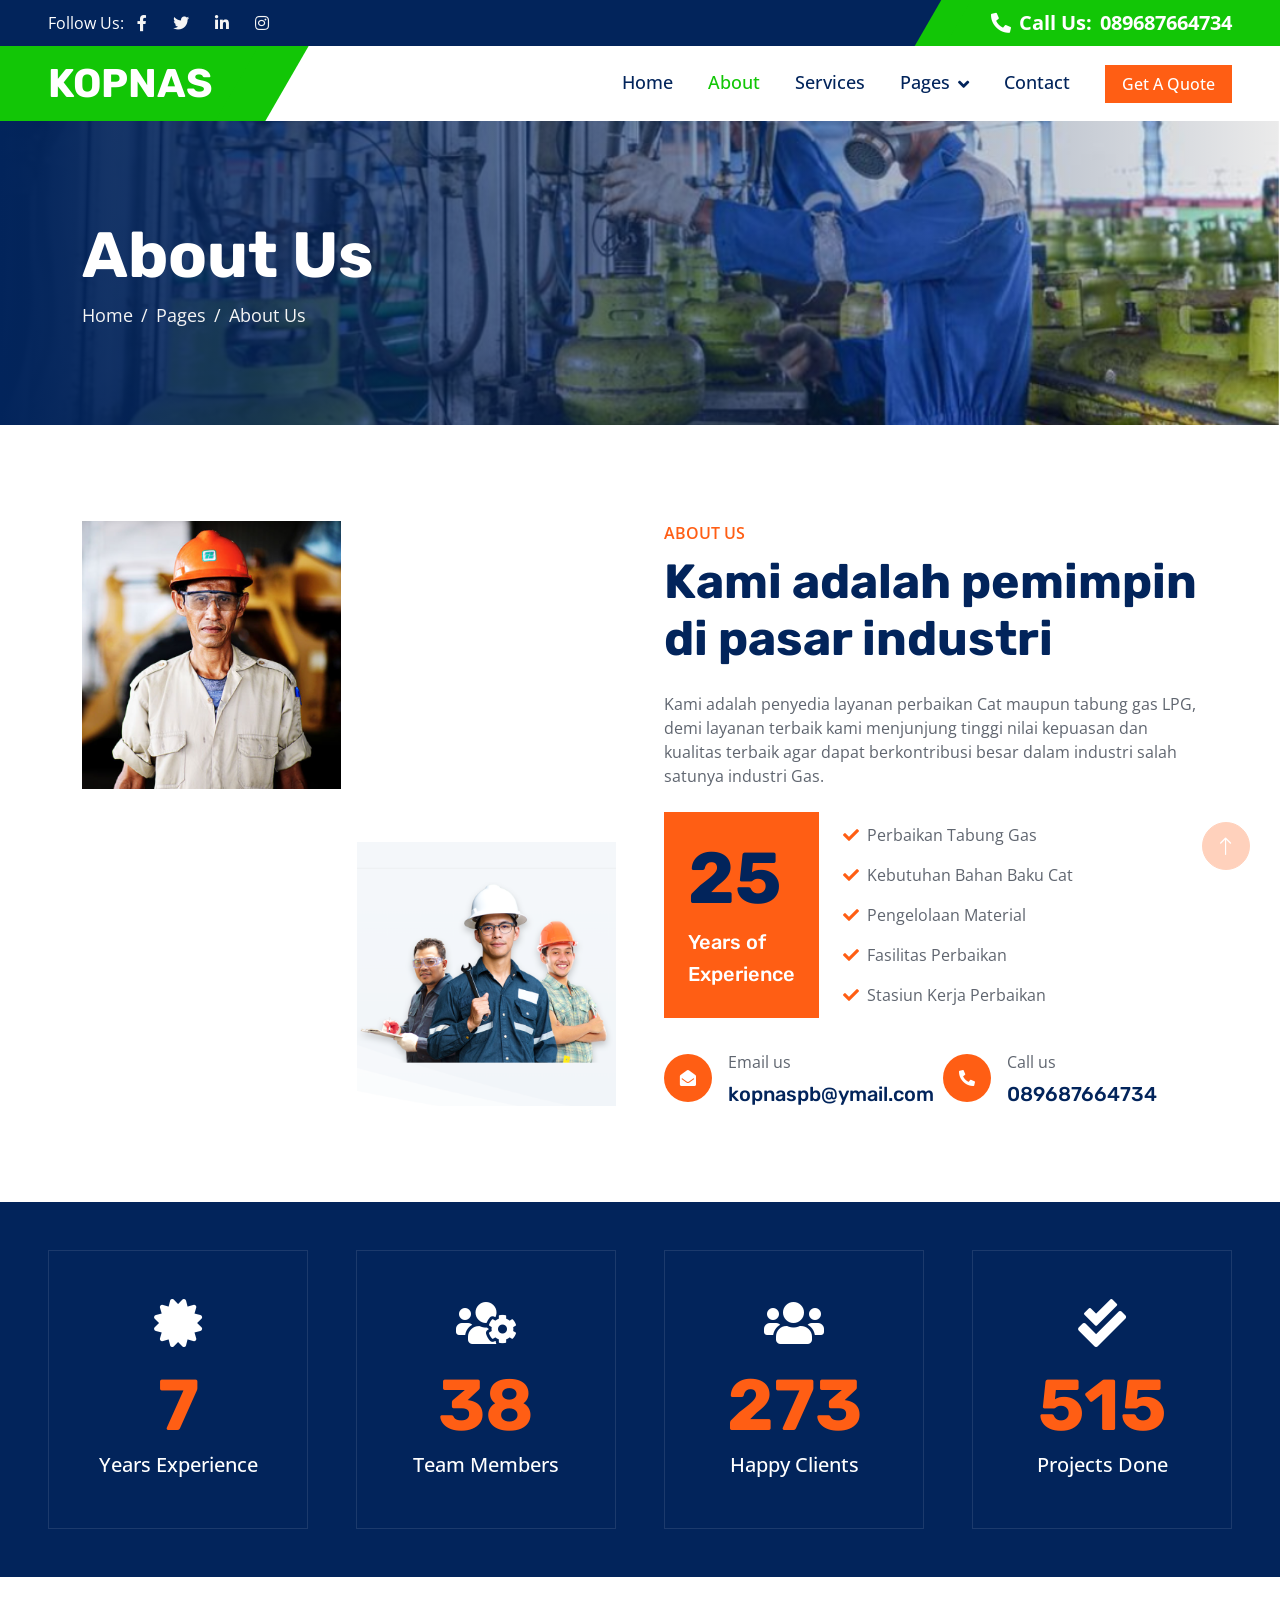
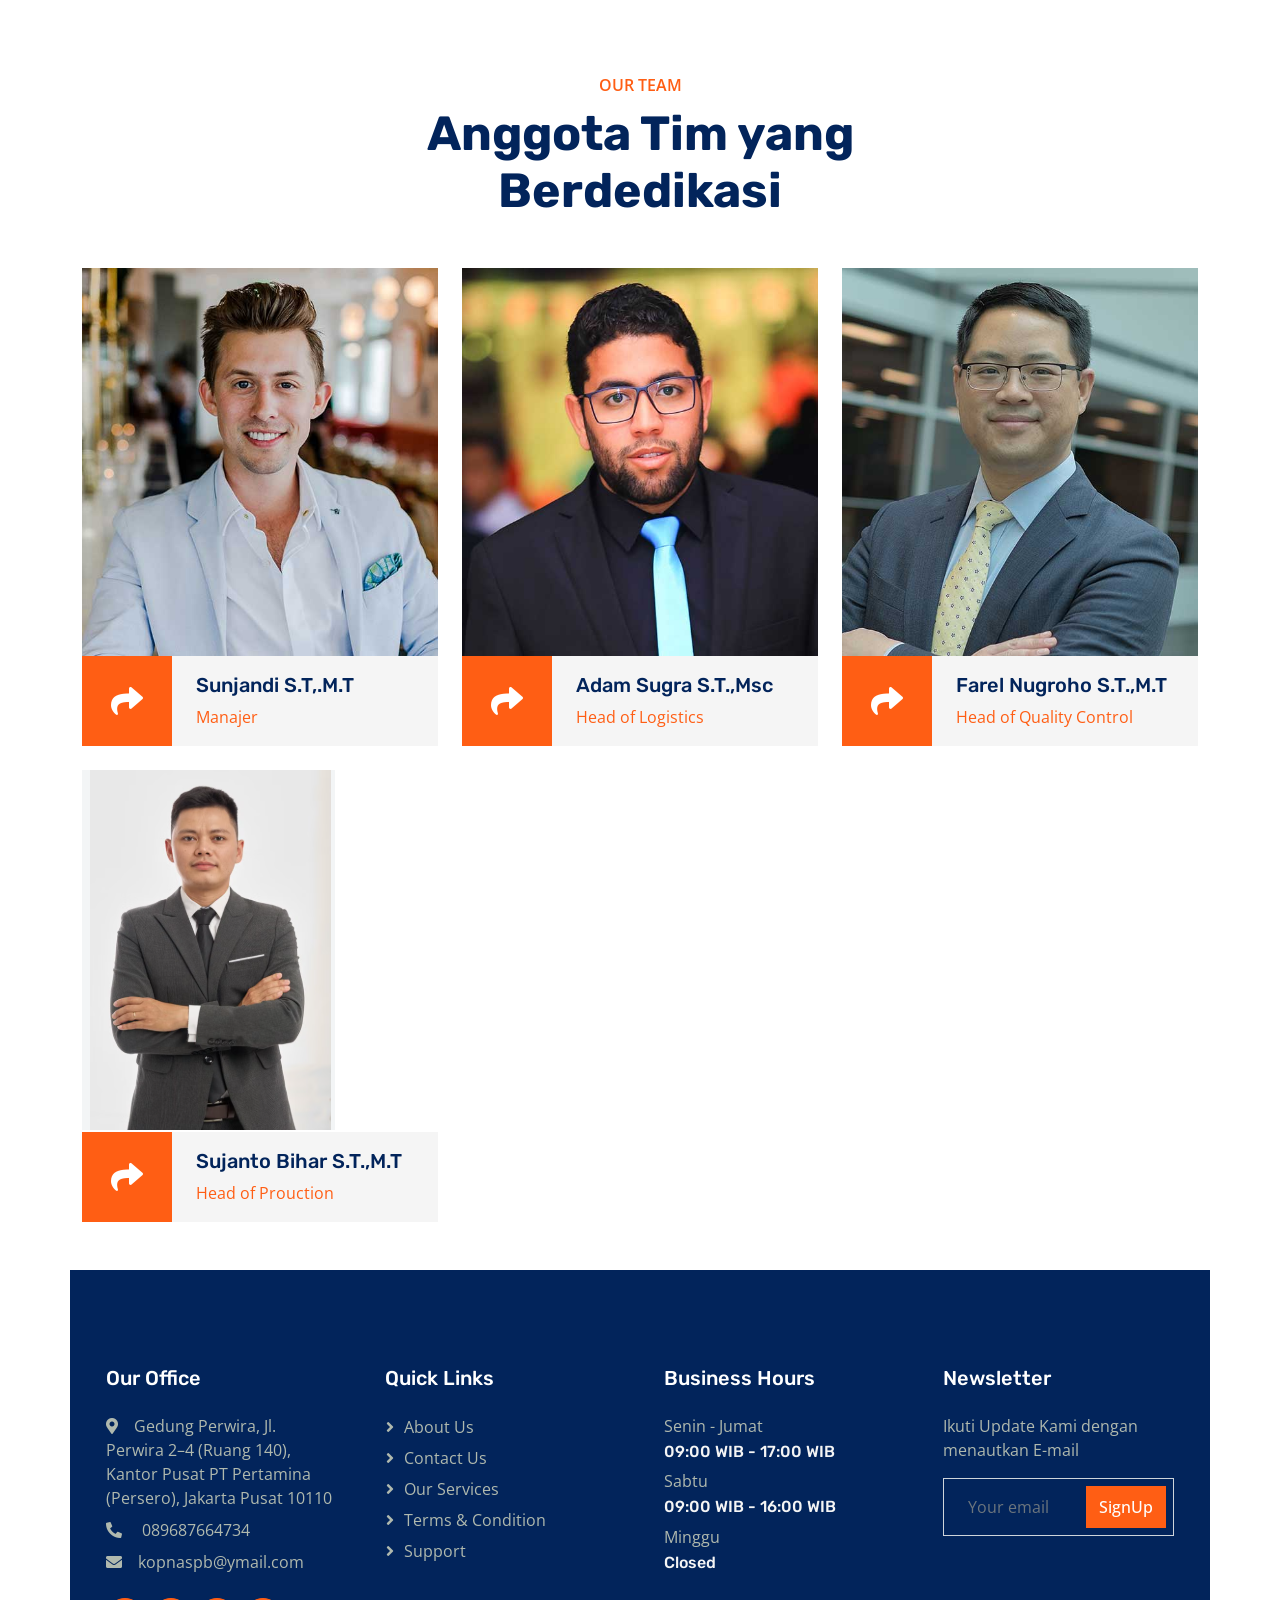
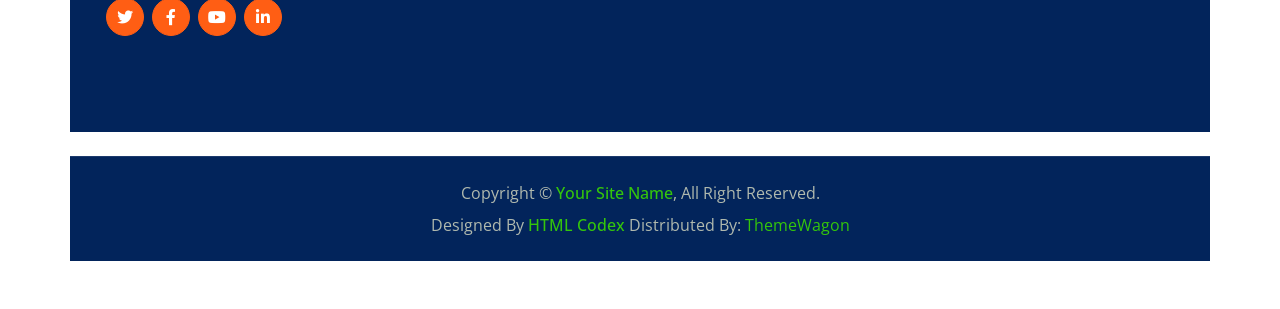
<file: about.html>
<!DOCTYPE html>
<html lang="en">

<head>
    <meta charset="utf-8">
    <title>Industro - Industrial HTML Template</title>
    <meta content="width=device-width, initial-scale=1.0" name="viewport">
    <meta content="" name="keywords">
    <meta content="" name="description">

    <!-- Favicon -->
    <link href="img/favicon.ico" rel="icon">

    <!-- Google Web Fonts -->
    <link rel="preconnect" href="https://fonts.googleapis.com">
    <link rel="preconnect" href="https://fonts.gstatic.com" crossorigin>
    <link
        href="https://fonts.googleapis.com/css2?family=Open+Sans:wght@400;500;600&family=Rubik:wght@500;600;700&display=swap"
        rel="stylesheet">

    <!-- Icon Font Stylesheet -->
    <link href="https://cdnjs.cloudflare.com/ajax/libs/font-awesome/5.10.0/css/all.min.css" rel="stylesheet">
    <link href="https://cdn.jsdelivr.net/npm/bootstrap-icons@1.4.1/font/bootstrap-icons.css" rel="stylesheet">

    <!-- Libraries Stylesheet -->
    <link href="lib/animate/animate.min.css" rel="stylesheet">
    <link href="lib/owlcarousel/assets/owl.carousel.min.css" rel="stylesheet">

    <!-- Customized Bootstrap Stylesheet -->
    <link href="css/bootstrap.min.css" rel="stylesheet">

    <!-- Template Stylesheet -->
    <link href="css/style.css" rel="stylesheet">
</head>

<body>
    <!-- Spinner Start -->
    <div id="spinner"
        class="show bg-white position-fixed translate-middle w-100 vh-100 top-50 start-50 d-flex align-items-center justify-content-center">
        <div class="spinner-border text-primary" role="status" style="width: 3rem; height: 3rem;"></div>
    </div>
    <!-- Spinner End -->


    <!-- Topbar Start -->
    <div class="container-fluid bg-dark px-0">
        <div class="row g-0 d-none d-lg-flex">
            <div class="col-lg-6 ps-5 text-start">
                <div class="h-100 d-inline-flex align-items-center text-white">
                    <span>Follow Us:</span>
                    <a class="btn btn-link text-light" href=""><i class="fab fa-facebook-f"></i></a>
                    <a class="btn btn-link text-light" href=""><i class="fab fa-twitter"></i></a>
                    <a class="btn btn-link text-light" href=""><i class="fab fa-linkedin-in"></i></a>
                    <a class="btn btn-link text-light" href=""><i class="fab fa-instagram"></i></a>
                </div>
            </div>
            <div class="col-lg-6 text-end">
                <div class="h-100 topbar-right d-inline-flex align-items-center text-white py-2 px-5">
                    <span class="fs-5 fw-bold me-2"><i class="fa fa-phone-alt me-2"></i>Call Us:</span>
                    <span class="fs-5 fw-bold"> 089687664734</span>
                </div>
            </div>
        </div>
    </div>
    <!-- Topbar End -->


    <!-- Navbar Start -->
    <nav class="navbar navbar-expand-lg bg-white navbar-light sticky-top py-0 pe-5">
        <a href="index.html" class="navbar-brand ps-5 me-0">
            <h1 class="text-white m-0">KOPNAS</h1>
        </a>
        <button type="button" class="navbar-toggler me-0" data-bs-toggle="collapse" data-bs-target="#navbarCollapse">
            <span class="navbar-toggler-icon"></span>
        </button>
        <div class="collapse navbar-collapse" id="navbarCollapse">
            <div class="navbar-nav ms-auto p-4 p-lg-0">
                <a href="index.html" class="nav-item nav-link">Home</a>
                <a href="about.html" class="nav-item nav-link active">About</a>
                <a href="service.html" class="nav-item nav-link">Services</a>
                <div class="nav-item dropdown">
                    <a href="#" class="nav-link dropdown-toggle" data-bs-toggle="dropdown">Pages</a>
                    <div class="dropdown-menu bg-light m-0">
                        <a href="project.html" class="dropdown-item">Projects</a>
                        <a href="feature.html" class="dropdown-item">Features</a>
                        <a href="team.html" class="dropdown-item">Our Team</a>
                        <a href="testimonial.html" class="dropdown-item">Testimonial</a>
                        <a href="404.html" class="dropdown-item">404 Page</a>
                    </div>
                </div>
                <a href="contact.html" class="nav-item nav-link">Contact</a>
            </div>
            <a href="https://share.google/eBmNGi3BTes69i5Ez" class="btn btn-primary px-3 d-none d-lg-block">Get A Quote</a>
        </div>
    </nav>
    <!-- Navbar End -->


    <!-- Page Header Start -->
    <div class="container-fluid page-header py-5 mb-5 wow fadeIn" data-wow-delay="0.1s">
        <div class="container py-5">
            <h1 class="display-3 text-white animated slideInRight">About Us</h1>
            <nav aria-label="breadcrumb">
                <ol class="breadcrumb animated slideInRight mb-0">
                    <li class="breadcrumb-item"><a href="#">Home</a></li>
                    <li class="breadcrumb-item"><a href="#">Pages</a></li>
                    <li class="breadcrumb-item active" aria-current="page">About Us</li>
                </ol>
            </nav>
        </div>
    </div>
    <!-- Page Header End -->


    <!-- About Start -->
    <div class="container-xxl py-5">
        <div class="container">
            <div class="row g-5">
                <div class="col-lg-6">
                    <div class="row gx-3 h-100">
                        <div class="col-6 align-self-start wow fadeInUp" data-wow-delay="0.1s">
                            <img class="img-fluid" src="img/project-15.png">
                        </div>
                        <div class="col-6 align-self-end wow fadeInDown" data-wow-delay="0.1s">
                            <img class="img-fluid" src="img/project-16.png">
                        </div>
                    </div>
                </div>
                <div class="col-lg-6 wow fadeIn" data-wow-delay="0.5s">
                    <p class="fw-medium text-uppercase text-primary mb-2">About Us</p>
                    <h1 class="display-5 mb-4">Kami adalah pemimpin di pasar industri</h1>
                    <p class="mb-4">Kami adalah penyedia layanan perbaikan Cat maupun tabung gas LPG, demi layanan terbaik kami menjunjung tinggi nilai
                    kepuasan dan kualitas terbaik agar dapat berkontribusi besar dalam industri salah satunya industri Gas.
                    </p>
                    <div class="d-flex align-items-center mb-4">
                        <div class="flex-shrink-0 bg-primary p-4">
                            <h1 class="display-2">25</h1>
                            <h5 class="text-white">Years of</h5>
                            <h5 class="text-white">Experience</h5>
                        </div>
                        <div class="ms-4">
                            <p><i class="fa fa-check text-primary me-2"></i>Perbaikan Tabung Gas</p>
                            <p><i class="fa fa-check text-primary me-2"></i>Kebutuhan Bahan Baku Cat</p>
                            <p><i class="fa fa-check text-primary me-2"></i>Pengelolaan Material</p>
                            <p><i class="fa fa-check text-primary me-2"></i>Fasilitas Perbaikan</p>
                            <p class="mb-0"><i class="fa fa-check text-primary me-2"></i>Stasiun Kerja Perbaikan</p>
                        </div>
                    </div>
                    <div class="row pt-2">
                        <div class="col-sm-6">
                            <div class="d-flex align-items-center">
                                <div class="flex-shrink-0 btn-lg-square rounded-circle bg-primary">
                                    <i class="fa fa-envelope-open text-white"></i>
                                </div>
                                <div class="ms-3">
                                    <p class="mb-2">Email us</p>
                                    <h5 class="mb-0">kopnaspb@ymail.com</h5>
                                </div>
                            </div>
                        </div>
                        <div class="col-sm-6">
                            <div class="d-flex align-items-center">
                                <div class="flex-shrink-0 btn-lg-square rounded-circle bg-primary">
                                    <i class="fa fa-phone-alt text-white"></i>
                                </div>
                                <div class="ms-3">
                                    <p class="mb-2">Call us</p>
                                    <h5 class="mb-0"> 089687664734</h5>
                                </div>
                            </div>
                        </div>
                    </div>
                </div>
            </div>
        </div>
    </div>
    <!-- About End -->


    <!-- Facts Start -->
    <div class="container-fluid facts my-5 p-5">
        <div class="row g-5">
            <div class="col-md-6 col-xl-3 wow fadeIn" data-wow-delay="0.1s">
                <div class="text-center border p-5">
                    <i class="fa fa-certificate fa-3x text-white mb-3"></i>
                    <h1 class="display-2 text-primary mb-0" data-toggle="counter-up">25</h1>
                    <span class="fs-5 fw-semi-bold text-white">Years Experience</span>
                </div>
            </div>
            <div class="col-md-6 col-xl-3 wow fadeIn" data-wow-delay="0.3s">
                <div class="text-center border p-5">
                    <i class="fa fa-users-cog fa-3x text-white mb-3"></i>
                    <h1 class="display-2 text-primary mb-0" data-toggle="counter-up">135</h1>
                    <span class="fs-5 fw-semi-bold text-white">Team Members</span>
                </div>
            </div>
            <div class="col-md-6 col-xl-3 wow fadeIn" data-wow-delay="0.5s">
                <div class="text-center border p-5">
                    <i class="fa fa-users fa-3x text-white mb-3"></i>
                    <h1 class="display-2 text-primary mb-0" data-toggle="counter-up">957</h1>
                    <span class="fs-5 fw-semi-bold text-white">Happy Clients</span>
                </div>
            </div>
            <div class="col-md-6 col-xl-3 wow fadeIn" data-wow-delay="0.7s">
                <div class="text-center border p-5">
                    <i class="fa fa-check-double fa-3x text-white mb-3"></i>
                    <h1 class="display-2 text-primary mb-0" data-toggle="counter-up">1839</h1>
                    <span class="fs-5 fw-semi-bold text-white">Projects Done</span>
                </div>
            </div>
        </div>
    </div>
    <!-- Facts End -->


    <!-- Team Start -->
    <div class="container-xxl py-5">
        <div class="container">
            <div class="text-center mx-auto wow fadeInUp" data-wow-delay="0.1s" style="max-width: 600px;">
                <p class="fw-medium text-uppercase text-primary mb-2">Our Team</p>
                <h1 class="display-5 mb-5">Anggota Tim yang Berdedikasi</h1>
            </div>
            <div class="row g-4">
                <div class="col-lg-4 col-md-6 wow fadeInUp" data-wow-delay="0.1s">
                    <div class="team-item">
                        <img class="img-fluid" src="img/team-1.jpg" alt="">
                        <div class="d-flex">
                            <div class="flex-shrink-0 btn-square bg-primary" style="width: 90px; height: 90px;">
                                <i class="fa fa-2x fa-share text-white"></i>
                            </div>
                            <div class="position-relative overflow-hidden bg-light d-flex flex-column justify-content-center w-100 ps-4"
                                style="height: 90px;">
                                <h5>Sunjandi S.T,.M.T</h5>
                                <span class="text-primary">Manajer</span>
                                <div class="team-social">
                                    <a class="btn btn-square btn-dark rounded-circle mx-1" href=""><i
                                            class="fab fa-facebook-f"></i></a>
                                    <a class="btn btn-square btn-dark rounded-circle mx-1" href=""><i
                                            class="fab fa-twitter"></i></a>
                                    <a class="btn btn-square btn-dark rounded-circle mx-1" href=""><i
                                            class="fab fa-instagram"></i></a>
                                </div>
                            </div>
                        </div>
                    </div>
                </div>
                <div class="col-lg-4 col-md-6 wow fadeInUp" data-wow-delay="0.3s">
                    <div class="team-item">
                        <img class="img-fluid" src="img/team-2.jpg" alt="">
                        <div class="d-flex">
                            <div class="flex-shrink-0 btn-square bg-primary" style="width: 90px; height: 90px;">
                                <i class="fa fa-2x fa-share text-white"></i>
                            </div>
                            <div class="position-relative overflow-hidden bg-light d-flex flex-column justify-content-center w-100 ps-4"
                                style="height: 90px;">
                                <h5>Adam Sugra S.T.,Msc</h5>
                                <span class="text-primary">Head of Logistics</span>
                                <div class="team-social">
                                    <a class="btn btn-square btn-dark rounded-circle mx-1" href=""><i
                                            class="fab fa-facebook-f"></i></a>
                                    <a class="btn btn-square btn-dark rounded-circle mx-1" href=""><i
                                            class="fab fa-twitter"></i></a>
                                    <a class="btn btn-square btn-dark rounded-circle mx-1" href=""><i
                                            class="fab fa-instagram"></i></a>
                                </div>
                            </div>
                        </div>
                    </div>
                </div>
                <div class="col-lg-4 col-md-6 wow fadeInUp" data-wow-delay="0.5s">
                    <div class="team-item">
                        <img class="img-fluid" src="img/team-3.jpg" alt="">
                        <div class="d-flex">
                            <div class="flex-shrink-0 btn-square bg-primary" style="width: 90px; height: 90px;">
                                <i class="fa fa-2x fa-share text-white"></i>
                            </div>
                            <div class="position-relative overflow-hidden bg-light d-flex flex-column justify-content-center w-100 ps-4"
                                style="height: 90px;">
                                <h5>Farel Nugroho S.T.,M.T</h5>
                                <span class="text-primary">Head of Quality Control</span>
                                <div class="team-social">
                                    <a class="btn btn-square btn-dark rounded-circle mx-1" href=""><i
                                            class="fab fa-facebook-f"></i></a>
                                    <a class="btn btn-square btn-dark rounded-circle mx-1" href=""><i
                                            class="fab fa-twitter"></i></a>
                                    <a class="btn btn-square btn-dark rounded-circle mx-1" href=""><i
                                            class="fab fa-instagram"></i></a>
                               </div>
                            </div>
                        </div>
                    </div>
                </div>
                <div class="col-lg-4 col-md-6 wow fadeInUp" data-wow-delay="0.5s">
                    <div class="team-item">
                        <img class="img-fluid" src="img/team-4.png" alt="">
                        <div class="d-flex">
                            <div class="flex-shrink-0 btn-square bg-primary" style="width: 90px; height: 90px;">
                                <i class="fa fa-2x fa-share text-white"></i>
                            </div>
                            <div class="position-relative overflow-hidden bg-light d-flex flex-column justify-content-center w-100 ps-4"
                                style="height: 90px;">
                                <h5>Sujanto Bihar S.T.,M.T</h5>
                                <span class="text-primary">Head of Prouction</span>
                                <div class="team-social">
                                    <a class="btn btn-square btn-dark rounded-circle mx-1" href=""><i
                                            class="fab fa-facebook-f"></i></a>
                                    <a class="btn btn-square btn-dark rounded-circle mx-1" href=""><i
                                            class="fab fa-twitter"></i></a>
                                    <a class="btn btn-square btn-dark rounded-circle mx-1" href=""><i
                                            class="fab fa-instagram"></i></a>
                            </div>
                        </div>
                    </div>
                </div>
                </div>
    <!-- Team End -->


    <!-- Video Modal Start -->
    <div class="modal modal-video fade" id="videoModal" tabindex="-1" aria-labelledby="exampleModalLabel"
        aria-hidden="true">
        <div class="modal-dialog">
            <div class="modal-content rounded-0">
                <div class="modal-header">
                    <h3 class="modal-title" id="exampleModalLabel">Youtube Video</h3>
                    <button type="button" class="btn-close" data-bs-dismiss="modal" aria-label="Close"></button>
                </div>
                <div class="modal-body">
                    <!-- 16:9 aspect ratio -->
                    <div class="ratio ratio-16x9">
                        <iframe class="embed-responsive-item" src="" id="video" allowfullscreen
                            allowscriptaccess="always" allow="autoplay"></iframe>
                    </div>
                </div>
            </div>
        </div>
    </div>
    <!-- Video Modal End -->


    <!-- Footer Start -->
    <div class="container-fluid bg-dark footer mt-5 py-5 wow fadeIn" data-wow-delay="0.1s">
        <div class="container py-5">
            <div class="row g-5">
                <div class="col-lg-3 col-md-6">
                    <h5 class="text-white mb-4">Our Office</h5>
                    <p class="mb-2"><i class="fa fa-map-marker-alt me-3"></i>Gedung Perwira, Jl. Perwira 2–4 (Ruang 140), Kantor Pusat PT Pertamina (Persero), Jakarta Pusat 10110</p>
                    <p class="mb-2"><i class="fa fa-phone-alt me-3"></i> 089687664734</p>
                    <p class="mb-2"><i class="fa fa-envelope me-3"></i>kopnaspb@ymail.com</p>
                    <div class="d-flex pt-3">
                        <a class="btn btn-square btn-primary rounded-circle me-2" href="https://share.google/sh7CKG8iMxyittHnK"><i
                                class="fab fa-twitter"></i></a>
                        <a class="btn btn-square btn-primary rounded-circle me-2" href="https://www.facebook.com/share/19bbwN5o11/"><i
                                class="fab fa-facebook-f"></i></a>
                        <a class="btn btn-square btn-primary rounded-circle me-2" href="https://youtu.be/pomj5kQNfM0?si=FwSkQ_klGze-N7Ks"><i
                                class="fab fa-youtube"></i></a>
                        <a class="btn btn-square btn-primary rounded-circle me-2" href="https://www.linkedin.com/company/ptpertaminapatraniaga/"><i
                                class="fab fa-linkedin-in"></i></a>
                    </div>
                </div>
                <div class="col-lg-3 col-md-6">
                    <h5 class="text-white mb-4">Quick Links</h5>
                    <a class="btn btn-link" href="">About Us</a>
                    <a class="btn btn-link" href="">Contact Us</a>
                    <a class="btn btn-link" href="">Our Services</a>
                    <a class="btn btn-link" href="">Terms & Condition</a>
                    <a class="btn btn-link" href="">Support</a>
                </div>
                <div class="col-lg-3 col-md-6">
                    <h5 class="text-white mb-4">Business Hours</h5>
                    <p class="mb-1">Senin - Jumat</p>
                    <h6 class="text-light">09:00 WIB - 17:00 WIB</h6>
                    <p class="mb-1">Sabtu</p>
                    <h6 class="text-light">09:00 WIB - 16:00 WIB</h6>
                    <p class="mb-1">Minggu</p>
                    <h6 class="text-light">Closed</h6>
                </div>
                <div class="col-lg-3 col-md-6">
                    <h5 class="text-white mb-4">Newsletter</h5>
                    <p>Ikuti Update Kami dengan menautkan E-mail</p>
                    <div class="position-relative w-100">
                        <input class="form-control bg-transparent w-100 py-3 ps-4 pe-5" type="text"
                            placeholder="Your email">
                        <button type="button"
                            onclick="window.open('https://share.google/gjjjpZKkmjj978pMJ', '_blank')"
                            class="btn btn-primary py-2 position-absolute top-0 end-0 mt-2 me-2">SignUp</button>
                    </div>
                </div>
            </div>
        </div>
    </div>
    <!-- Footer End -->


    <!-- Copyright Start -->
    <div class="container-fluid copyright bg-dark py-4">
        <div class="container text-center">
            <p class="mb-2">Copyright &copy; <a class="fw-semi-bold" href="#">Your Site Name</a>, All Right Reserved.
            </p>
            <!--/*** This template is free as long as you keep the footer author’s credit link/attribution link/backlink. If you'd like to use the template without the footer author’s credit link/attribution link/backlink, you can purchase the Credit Removal License from "https://htmlcodex.com/credit-removal". Thank you for your support. ***/-->
            <p class="mb-0">Designed By <a class="fw-semi-bold" href="https://htmlcodex.com">HTML Codex</a> Distributed
                By: <a href="https://themewagon.com">ThemeWagon</a> </p>
        </div>
    </div>
    <!-- Copyright End -->


    <!-- Back to Top -->
    <a href="#" class="btn btn-lg btn-primary btn-lg-square rounded-circle back-to-top"><i
            class="bi bi-arrow-up"></i></a>


    <!-- JavaScript Libraries -->
    <script src="https://code.jquery.com/jquery-3.4.1.min.js"></script>
    <script src="https://cdn.jsdelivr.net/npm/bootstrap@5.0.0/dist/js/bootstrap.bundle.min.js"></script>
    <script src="lib/wow/wow.min.js"></script>
    <script src="lib/easing/easing.min.js"></script>
    <script src="lib/waypoints/waypoints.min.js"></script>
    <script src="lib/owlcarousel/owl.carousel.min.js"></script>
    <script src="lib/counterup/counterup.min.js"></script>

    <!-- Template Javascript -->
    <script src="js/main.js"></script>
</body>

</html>
</file>
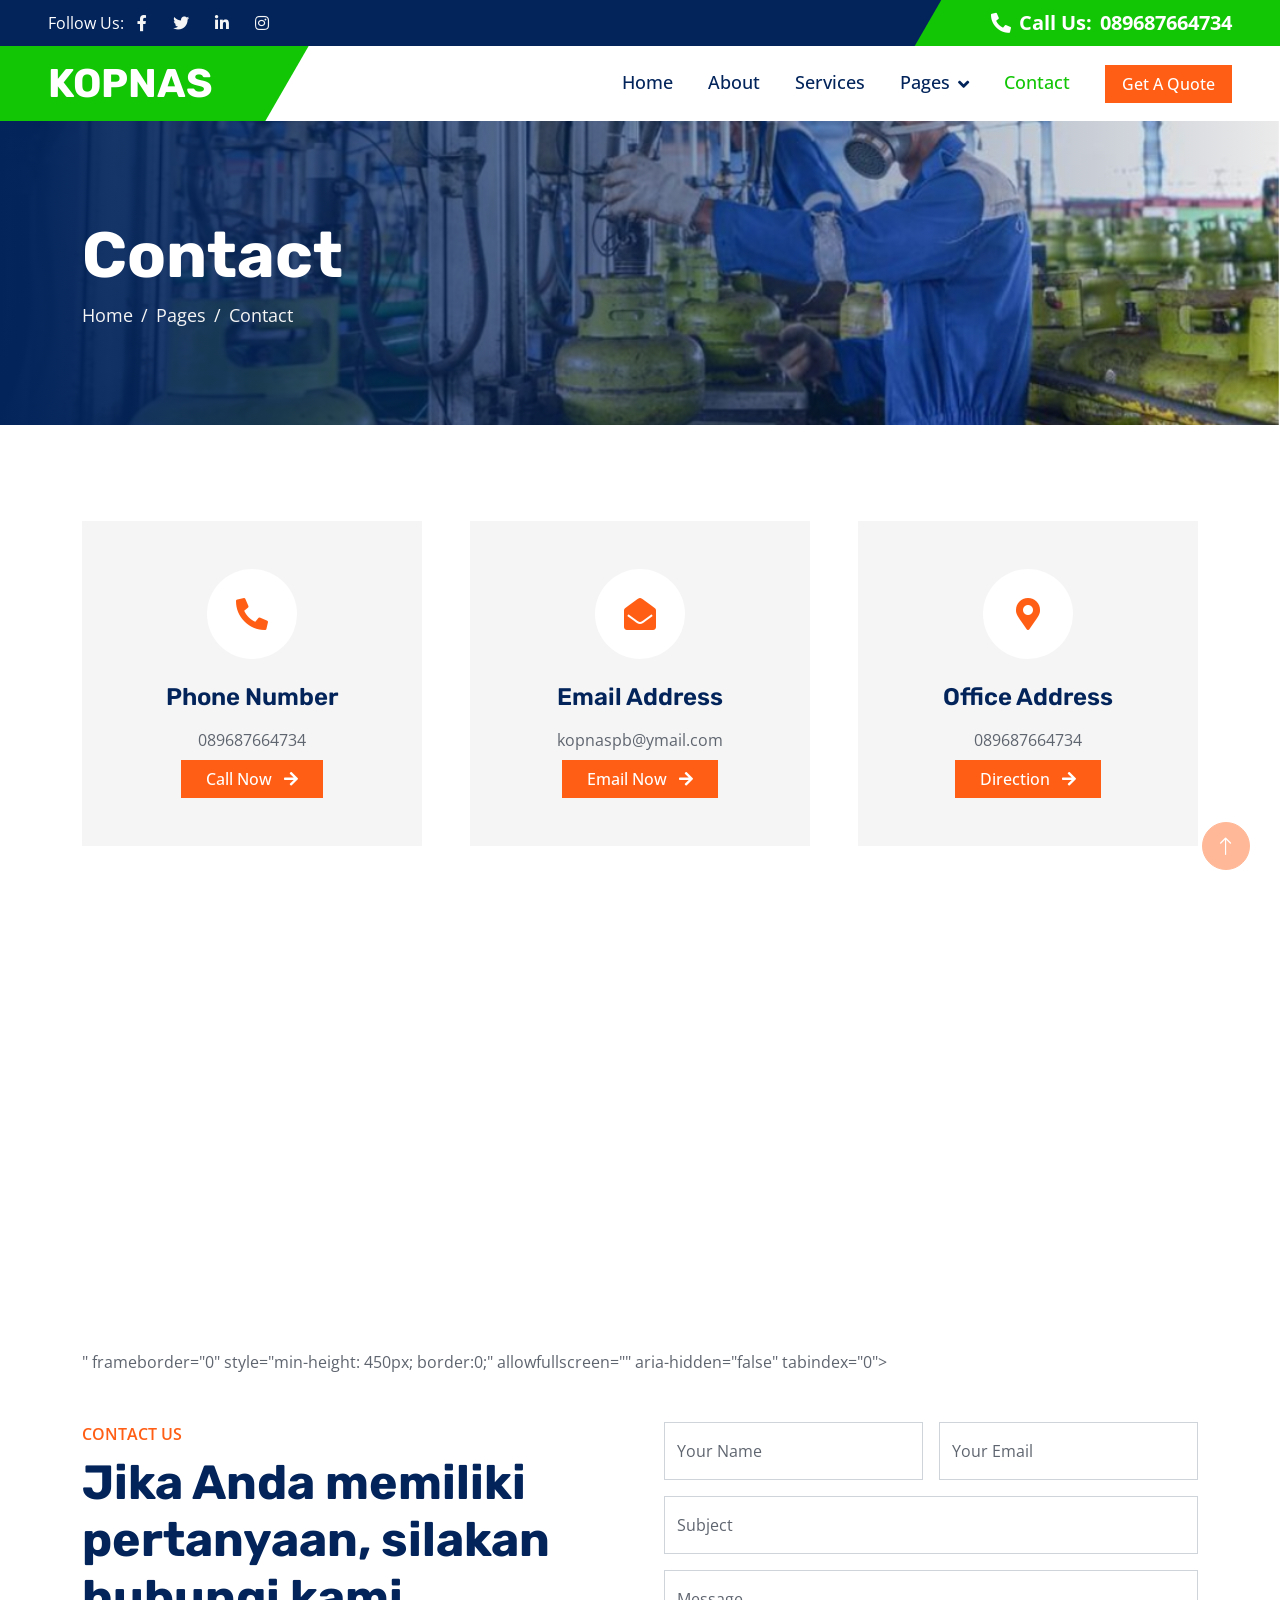
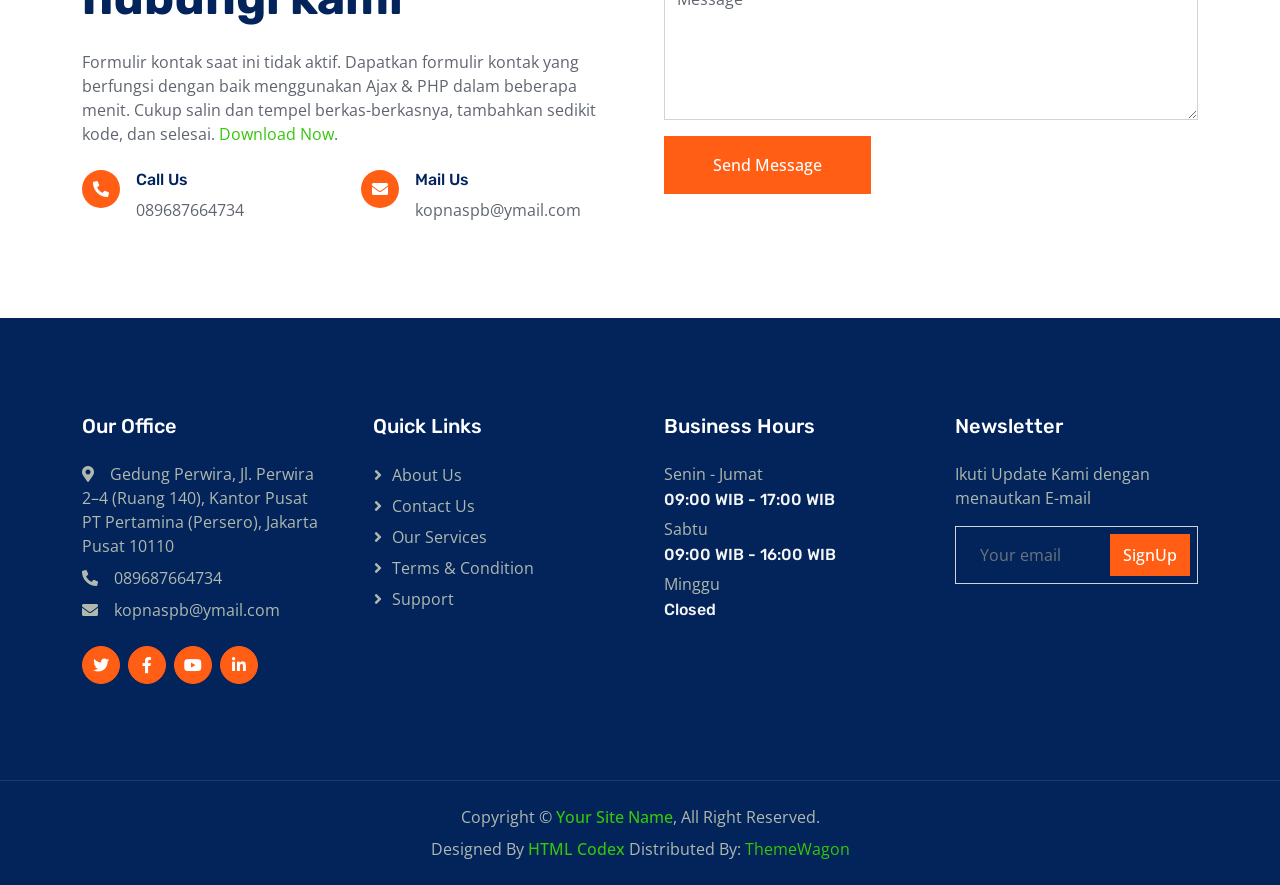
<file: contact.html>
<!DOCTYPE html>
<html lang="en">

<head>
    <meta charset="utf-8">
    <title>Industro - Industrial HTML Template</title>
    <meta content="width=device-width, initial-scale=1.0" name="viewport">
    <meta content="" name="keywords">
    <meta content="" name="description">

    <!-- Favicon -->
    <link href="img/favicon.ico" rel="icon">

    <!-- Google Web Fonts -->
    <link rel="preconnect" href="https://fonts.googleapis.com">
    <link rel="preconnect" href="https://fonts.gstatic.com" crossorigin>
    <link
        href="https://fonts.googleapis.com/css2?family=Open+Sans:wght@400;500;600&family=Rubik:wght@500;600;700&display=swap"
        rel="stylesheet">

    <!-- Icon Font Stylesheet -->
    <link href="https://cdnjs.cloudflare.com/ajax/libs/font-awesome/5.10.0/css/all.min.css" rel="stylesheet">
    <link href="https://cdn.jsdelivr.net/npm/bootstrap-icons@1.4.1/font/bootstrap-icons.css" rel="stylesheet">

    <!-- Libraries Stylesheet -->
    <link href="lib/animate/animate.min.css" rel="stylesheet">
    <link href="lib/owlcarousel/assets/owl.carousel.min.css" rel="stylesheet">

    <!-- Customized Bootstrap Stylesheet -->
    <link href="css/bootstrap.min.css" rel="stylesheet">

    <!-- Template Stylesheet -->
    <link href="css/style.css" rel="stylesheet">
</head>

<body>
    <!-- Spinner Start -->
    <div id="spinner"
        class="show bg-white position-fixed translate-middle w-100 vh-100 top-50 start-50 d-flex align-items-center justify-content-center">
        <div class="spinner-border text-primary" role="status" style="width: 3rem; height: 3rem;"></div>
    </div>
    <!-- Spinner End -->


    <!-- Topbar Start -->
    <div class="container-fluid bg-dark px-0">
        <div class="row g-0 d-none d-lg-flex">
            <div class="col-lg-6 ps-5 text-start">
                <div class="h-100 d-inline-flex align-items-center text-white">
                    <span>Follow Us:</span>
                    <a class="btn btn-link text-light" href=""><i class="fab fa-facebook-f"></i></a>
                    <a class="btn btn-link text-light" href=""><i class="fab fa-twitter"></i></a>
                    <a class="btn btn-link text-light" href=""><i class="fab fa-linkedin-in"></i></a>
                    <a class="btn btn-link text-light" href=""><i class="fab fa-instagram"></i></a>
                </div>
            </div>
            <div class="col-lg-6 text-end">
                <div class="h-100 topbar-right d-inline-flex align-items-center text-white py-2 px-5">
                    <span class="fs-5 fw-bold me-2"><i class="fa fa-phone-alt me-2"></i>Call Us:</span>
                    <span class="fs-5 fw-bold">089687664734</span>
                </div>
            </div>
        </div>
    </div>
    <!-- Topbar End -->


    <!-- Navbar Start -->
    <nav class="navbar navbar-expand-lg bg-white navbar-light sticky-top py-0 pe-5">
        <a href="index.html" class="navbar-brand ps-5 me-0">
            <h1 class="text-white m-0">KOPNAS</h1>
        </a>
        <button type="button" class="navbar-toggler me-0" data-bs-toggle="collapse" data-bs-target="#navbarCollapse">
            <span class="navbar-toggler-icon"></span>
        </button>
        <div class="collapse navbar-collapse" id="navbarCollapse">
            <div class="navbar-nav ms-auto p-4 p-lg-0">
                <a href="index.html" class="nav-item nav-link">Home</a>
                <a href="about.html" class="nav-item nav-link">About</a>
                <a href="service.html" class="nav-item nav-link">Services</a>
                <div class="nav-item dropdown">
                    <a href="#" class="nav-link dropdown-toggle" data-bs-toggle="dropdown">Pages</a>
                    <div class="dropdown-menu bg-light m-0">
                        <a href="project.html" class="dropdown-item">Projects</a>
                        <a href="feature.html" class="dropdown-item">Features</a>
                        <a href="team.html" class="dropdown-item">Our Team</a>
                        <a href="testimonial.html" class="dropdown-item">Testimonial</a>
                        <a href="404.html" class="dropdown-item">404 Page</a>
                    </div>
                </div>
                <a href="contact.html" class="nav-item nav-link active">Contact</a>
            </div>
            <a href="https://share.google/eBmNGi3BTes69i5Ez" class="btn btn-primary px-3 d-none d-lg-block">Get A Quote</a>
        </div>
    </nav>
    <!-- Navbar End -->


    <!-- Page Header Start -->
    <div class="container-fluid page-header py-5 mb-5 wow fadeIn" data-wow-delay="0.1s">
        <div class="container py-5">
            <h1 class="display-3 text-white animated slideInRight">Contact</h1>
            <nav aria-label="breadcrumb">
                <ol class="breadcrumb animated slideInRight mb-0">
                    <li class="breadcrumb-item"><a href="#">Home</a></li>
                    <li class="breadcrumb-item"><a href="#">Pages</a></li>
                    <li class="breadcrumb-item active" aria-current="page">Contact</li>
                </ol>
            </nav>
        </div>
    </div>
    <!-- Page Header End -->


    <!-- Contact Start -->
    <div class="container-xxl py-5">
        <div class="container">
            <div class="row g-5 justify-content-center mb-5">
                <div class="col-lg-4 col-md-6 wow fadeInUp" data-wow-delay="0.1s">
                    <div class="bg-light text-center h-100 p-5">
                        <div class="btn-square bg-white rounded-circle mx-auto mb-4" style="width: 90px; height: 90px;">
                            <i class="fa fa-phone-alt fa-2x text-primary"></i>
                        </div>
                        <h4 class="mb-3">Phone Number</h4>
                        <p class="mb-2">089687664734</p>
                       
                        <a class="btn btn-primary px-4" href="tel:089687664734">Call Now <i
                                class="fa fa-arrow-right ms-2"></i></a>
                    </div>
                </div>
                <div class="col-lg-4 col-md-6 wow fadeInUp" data-wow-delay="0.3s">
                    <div class="bg-light text-center h-100 p-5">
                        <div class="btn-square bg-white rounded-circle mx-auto mb-4" style="width: 90px; height: 90px;">
                            <i class="fa fa-envelope-open fa-2x text-primary"></i>
                        </div>
                        <h4 class="mb-3">Email Address</h4>
                        <p class="mb-2">kopnaspb@ymail.com</p>
                        
                        <a class="btn btn-primary px-4" href="mailto:kopnaspb@ymail.com">Email Now <i
                                class="fa fa-arrow-right ms-2"></i></a>
                    </div>
                </div>
                <div class="col-lg-4 col-md-6 wow fadeInUp" data-wow-delay="0.5s">
                    <div class="bg-light text-center h-100 p-5">
                        <div class="btn-square bg-white rounded-circle mx-auto mb-4" style="width: 90px; height: 90px;">
                            <i class="fa fa-map-marker-alt fa-2x text-primary"></i>
                        </div>
                        <h4 class="mb-3">Office Address</h4>
                        <p class="mb-2">089687664734</p>
                       
                        <a class="btn btn-primary px-4" href="https://maps.app.goo.gl/6F5Zao2JovntHDLF8"
                            target="blank">Direction <i class="fa fa-arrow-right ms-2"></i></a>
                    </div>
                </div>
            </div>
            <div class="row mb-5">
                <div class="col-12 wow fadeInUp" data-wow-delay="0.1s">
                    <iframe class="w-100"
                        src="https://www.google.com/maps/embed?pb=!1m18!1m12!1m3!1d3966.6852761267564!2d106.8307833!3d-6.172875599999999!2m3!1f0!2f0!3f0!3m2!1i1024!2i768!4f13.1!3m3!1m2!1s0x2e69f5cd9728418f%3A0x3b97a8025f75a746!2sFederasi%20Serikat%20Pekerja%20Pertamina%20Bersatu%20(FSPPB)!5e0!3m2!1sid!2sid!4v1793553086817!5m2!1sid!2sid" width="600" height="450" style="border:0;" allowfullscreen="" loading="lazy" referrerpolicy="strict-origin-when-cross-origin"></iframe>"
                        frameborder="0" style="min-height: 450px; border:0;" allowfullscreen="" aria-hidden="false"
                        tabindex="0"></iframe>
                </div>
            </div>
            <div class="row g-5">
                <div class="col-lg-6 wow fadeInUp" data-wow-delay="0.1s">
                    <p class="fw-medium text-uppercase text-primary mb-2">Contact Us</p>
                    <h1 class="display-5 mb-4">Jika Anda memiliki pertanyaan, silakan hubungi kami</h1>
                    <p class="mb-4">Formulir kontak saat ini tidak aktif. Dapatkan formulir kontak yang berfungsi dengan baik
                  menggunakan Ajax & PHP dalam beberapa menit. Cukup salin dan tempel berkas-berkasnya, tambahkan sedikit kode, dan selesai.
                 <a href="https://htmlcodex.com/contact-form">Download Now</a>.</p>
                    <div class="row g-4">
                        <div class="col-6">
                            <div class="d-flex">
                                <div class="flex-shrink-0 btn-square bg-primary rounded-circle">
                                    <i class="fa fa-phone-alt text-white"></i>
                                </div>
                                <div class="ms-3">
                                    <h6>Call Us</h6>
                                    <span>089687664734</span>
                                </div>
                            </div>
                        </div>
                        <div class="col-6">
                            <div class="d-flex">
                                <div class="flex-shrink-0 btn-square bg-primary rounded-circle">
                                    <i class="fa fa-envelope text-white"></i>
                                </div>
                                <div class="ms-3">
                                    <h6>Mail Us</h6>
                                    <span>kopnaspb@ymail.com</span>
                                </div>
                            </div>
                        </div>
                    </div>
                </div>
                <div class="col-lg-6 wow fadeInUp" data-wow-delay="0.5s">
                    <form>
                        <div class="row g-3">
                            <div class="col-md-6">
                                <div class="form-floating">
                                    <input type="text" class="form-control" id="name" placeholder="Your Name">
                                    <label for="name">Your Name</label>
                                </div>
                            </div>
                            <div class="col-md-6">
                                <div class="form-floating">
                                    <input type="email" class="form-control" id="email" placeholder="Your Email">
                                    <label for="email">Your Email</label>
                                </div>
                            </div>
                            <div class="col-12">
                                <div class="form-floating">
                                    <input type="text" class="form-control" id="subject" placeholder="Subject">
                                    <label for="subject">Subject</label>
                                </div>
                            </div>
                            <div class="col-12">
                                <div class="form-floating">
                                    <textarea class="form-control" placeholder="Leave a message here" id="message"
                                        style="height: 150px"></textarea>
                                    <label for="message">Message</label>
                                </div>
                            </div>
                            <div class="col-12">
                                <button class="btn btn-primary py-3 px-5" type="submit">Send Message</button>
                            </div>
                        </div>
                    </form>
                </div>
            </div>
        </div>
    </div>
    <!-- Contact End -->


    <!-- Footer Start -->
    <div class="container-fluid bg-dark footer mt-5 py-5 wow fadeIn" data-wow-delay="0.1s">
        <div class="container py-5">
            <div class="row g-5">
                <div class="col-lg-3 col-md-6">
                    <h5 class="text-white mb-4">Our Office</h5>
                    <p class="mb-2"><i class="fa fa-map-marker-alt me-3"></i>Gedung Perwira, Jl. Perwira 2–4 (Ruang 140), Kantor Pusat PT Pertamina (Persero), Jakarta Pusat 10110</p>
                    <p class="mb-2"><i class="fa fa-phone-alt me-3"></i>089687664734</p>
                    <p class="mb-2"><i class="fa fa-envelope me-3"></i>kopnaspb@ymail.com</p>
                    <div class="d-flex pt-3">
                        <a class="btn btn-square btn-primary rounded-circle me-2" href="https://share.google/sh7CKG8iMxyittHnK"><i
                                class="fab fa-twitter"></i></a>
                        <a class="btn btn-square btn-primary rounded-circle me-2" href="https://www.facebook.com/share/19bbwN5o11/"><i
                                class="fab fa-facebook-f"></i></a>
                        <a class="btn btn-square btn-primary rounded-circle me-2" href="https://youtu.be/pomj5kQNfM0?si=FwSkQ_klGze-N7Ks"><i
                                class="fab fa-youtube"></i></a>
                        <a class="btn btn-square btn-primary rounded-circle me-2" href="https://www.linkedin.com/company/ptpertaminapatraniaga/"><i
                                class="fab fa-linkedin-in"></i></a>
                    </div>
                </div>
                <div class="col-lg-3 col-md-6">
                    <h5 class="text-white mb-4">Quick Links</h5>
                    <a class="btn btn-link" href="">About Us</a>
                    <a class="btn btn-link" href="">Contact Us</a>
                    <a class="btn btn-link" href="">Our Services</a>
                    <a class="btn btn-link" href="">Terms & Condition</a>
                    <a class="btn btn-link" href="">Support</a>
                </div>
                <div class="col-lg-3 col-md-6">
                    <h5 class="text-white mb-4">Business Hours</h5>
                    <p class="mb-1">Senin - Jumat</p>
                    <h6 class="text-light">09:00 WIB - 17:00 WIB</h6>
                    <p class="mb-1">Sabtu</p>
                    <h6 class="text-light">09:00 WIB - 16:00 WIB</h6>
                    <p class="mb-1">Minggu</p>
                    <h6 class="text-light">Closed</h6>
                </div>
                <div class="col-lg-3 col-md-6">
                    <h5 class="text-white mb-4">Newsletter</h5>
                    <p>Ikuti Update Kami dengan menautkan E-mail</p>
                    <div class="position-relative w-100">
                        <input class="form-control bg-transparent w-100 py-3 ps-4 pe-5" type="text"
                            placeholder="Your email">
                        <button type="button"
                            onclick="window.open('https://share.google/gjjjpZKkmjj978pMJ', '_blank')"
                            class="btn btn-primary py-2 position-absolute top-0 end-0 mt-2 me-2">SignUp</button>
                    </div>
                </div>
            </div>
        </div>
    </div>
    <!-- Footer End -->


    <!-- Copyright Start -->
    <div class="container-fluid copyright bg-dark py-4">
        <div class="container text-center">
            <p class="mb-2">Copyright &copy; <a class="fw-semi-bold" href="#">Your Site Name</a>, All Right Reserved.
            </p>
            <!--/*** This template is free as long as you keep the footer author’s credit link/attribution link/backlink. If you'd like to use the template without the footer author’s credit link/attribution link/backlink, you can purchase the Credit Removal License from "https://htmlcodex.com/credit-removal". Thank you for your support. ***/-->
            <p class="mb-0">Designed By <a class="fw-semi-bold" href="https://htmlcodex.com">HTML Codex</a> Distributed
                By: <a href="https://themewagon.com">ThemeWagon</a> </p>
        </div>
    </div>
    <!-- Copyright End -->


    <!-- Back to Top -->
    <a href="#" class="btn btn-lg btn-primary btn-lg-square rounded-circle back-to-top"><i
            class="bi bi-arrow-up"></i></a>


    <!-- JavaScript Libraries -->
    <script src="https://code.jquery.com/jquery-3.4.1.min.js"></script>
    <script src="https://cdn.jsdelivr.net/npm/bootstrap@5.0.0/dist/js/bootstrap.bundle.min.js"></script>
    <script src="lib/wow/wow.min.js"></script>
    <script src="lib/easing/easing.min.js"></script>
    <script src="lib/waypoints/waypoints.min.js"></script>
    <script src="lib/owlcarousel/owl.carousel.min.js"></script>
    <script src="lib/counterup/counterup.min.js"></script>

    <!-- Template Javascript -->
    <script src="js/main.js"></script>
</body>

</html>
</file>
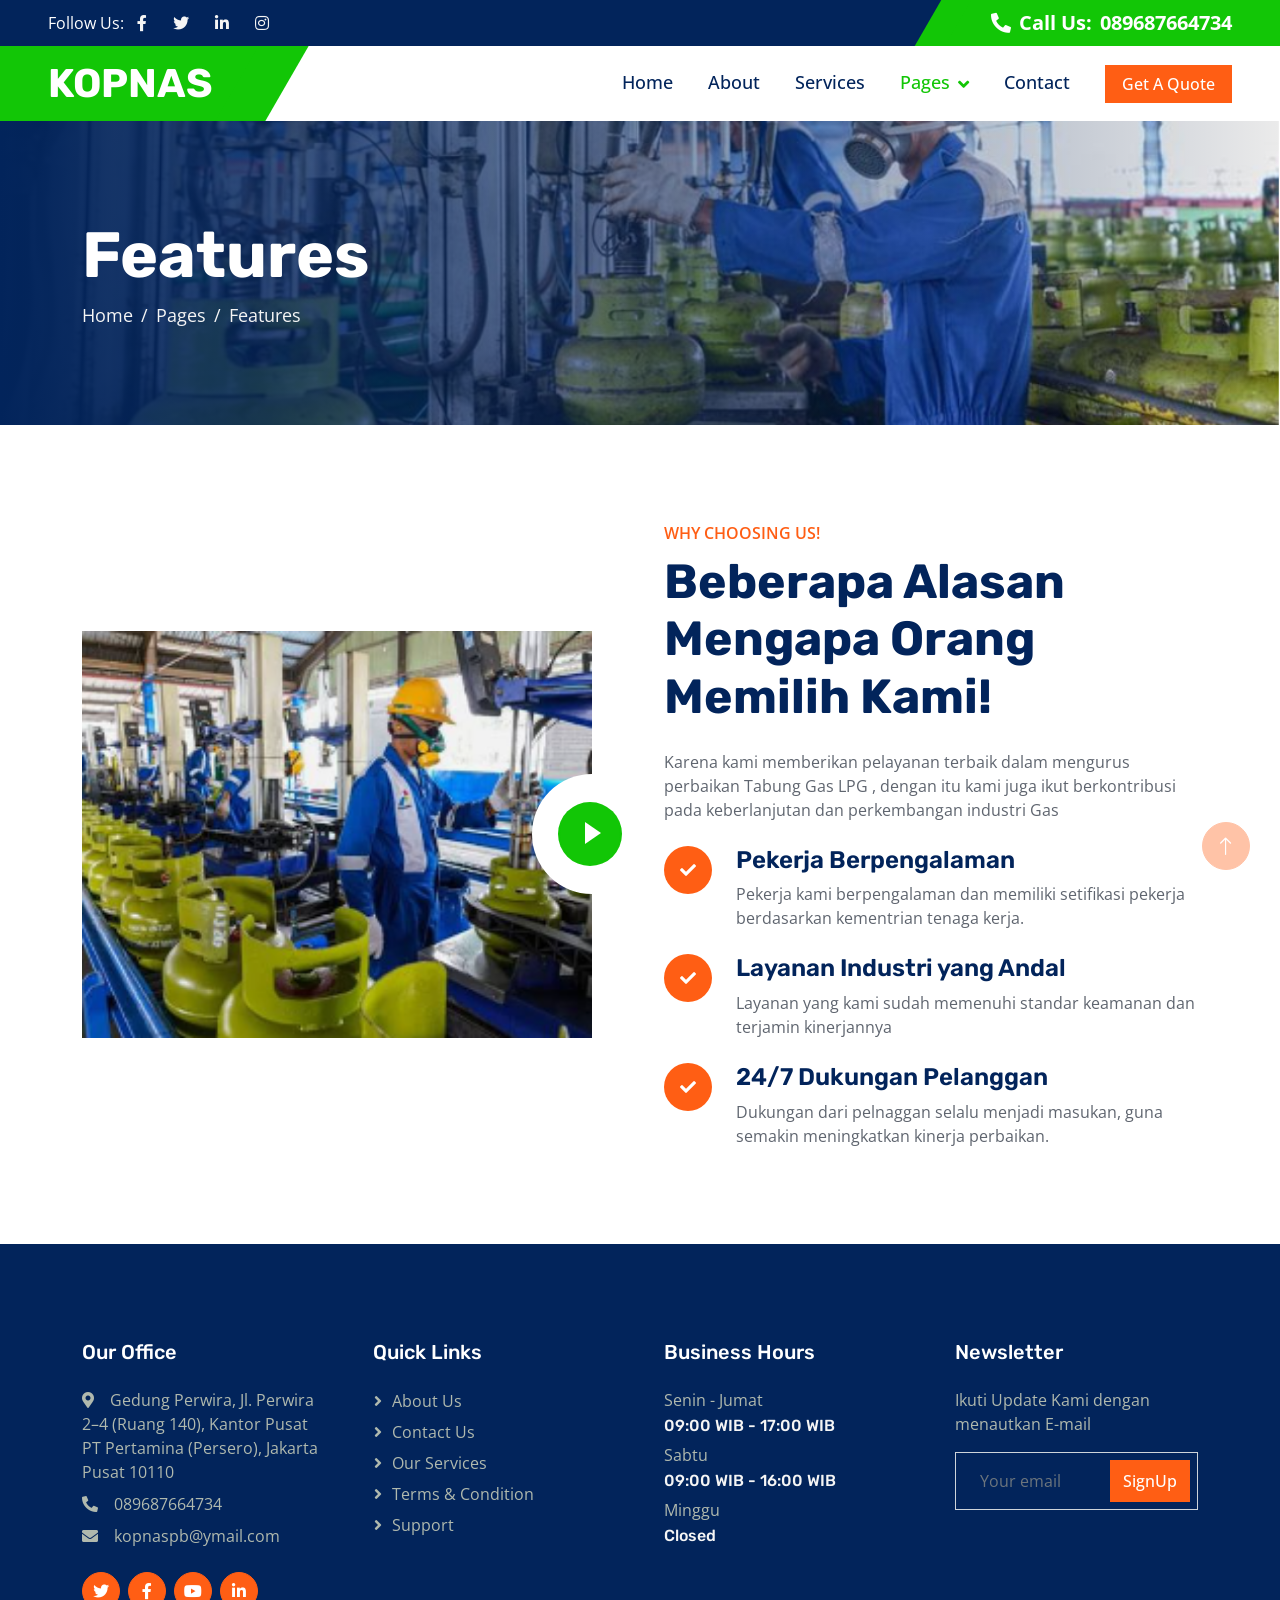
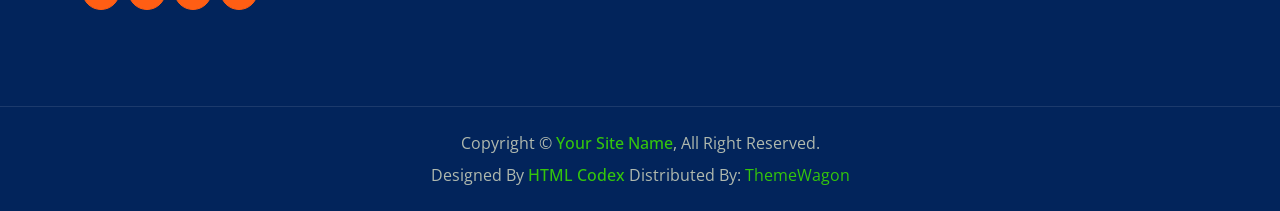
<file: feature.html>
<!DOCTYPE html>
<html lang="en">

<head>
    <meta charset="utf-8">
    <title>Industro - Industrial HTML Template</title>
    <meta content="width=device-width, initial-scale=1.0" name="viewport">
    <meta content="" name="keywords">
    <meta content="" name="description">

    <!-- Favicon -->
    <link href="img/favicon.ico" rel="icon">

    <!-- Google Web Fonts -->
    <link rel="preconnect" href="https://fonts.googleapis.com">
    <link rel="preconnect" href="https://fonts.gstatic.com" crossorigin>
    <link
        href="https://fonts.googleapis.com/css2?family=Open+Sans:wght@400;500;600&family=Rubik:wght@500;600;700&display=swap"
        rel="stylesheet">

    <!-- Icon Font Stylesheet -->
    <link href="https://cdnjs.cloudflare.com/ajax/libs/font-awesome/5.10.0/css/all.min.css" rel="stylesheet">
    <link href="https://cdn.jsdelivr.net/npm/bootstrap-icons@1.4.1/font/bootstrap-icons.css" rel="stylesheet">

    <!-- Libraries Stylesheet -->
    <link href="lib/animate/animate.min.css" rel="stylesheet">
    <link href="lib/owlcarousel/assets/owl.carousel.min.css" rel="stylesheet">

    <!-- Customized Bootstrap Stylesheet -->
    <link href="css/bootstrap.min.css" rel="stylesheet">

    <!-- Template Stylesheet -->
    <link href="css/style.css" rel="stylesheet">
</head>

<body>
    <!-- Spinner Start -->
    <div id="spinner"
        class="show bg-white position-fixed translate-middle w-100 vh-100 top-50 start-50 d-flex align-items-center justify-content-center">
        <div class="spinner-border text-primary" role="status" style="width: 3rem; height: 3rem;"></div>
    </div>
    <!-- Spinner End -->


    <!-- Topbar Start -->
    <div class="container-fluid bg-dark px-0">
        <div class="row g-0 d-none d-lg-flex">
            <div class="col-lg-6 ps-5 text-start">
                <div class="h-100 d-inline-flex align-items-center text-white">
                    <span>Follow Us:</span>
                    <a class="btn btn-link text-light" href=""><i class="fab fa-facebook-f"></i></a>
                    <a class="btn btn-link text-light" href=""><i class="fab fa-twitter"></i></a>
                    <a class="btn btn-link text-light" href=""><i class="fab fa-linkedin-in"></i></a>
                    <a class="btn btn-link text-light" href=""><i class="fab fa-instagram"></i></a>
                </div>
            </div>
            <div class="col-lg-6 text-end">
                <div class="h-100 topbar-right d-inline-flex align-items-center text-white py-2 px-5">
                    <span class="fs-5 fw-bold me-2"><i class="fa fa-phone-alt me-2"></i>Call Us:</span>
                    <span class="fs-5 fw-bold">089687664734</span>
                </div>
            </div>
        </div>
    </div>
    <!-- Topbar End -->


    <!-- Navbar Start -->
    <nav class="navbar navbar-expand-lg bg-white navbar-light sticky-top py-0 pe-5">
        <a href="index.html" class="navbar-brand ps-5 me-0">
            <h1 class="text-white m-0">KOPNAS</h1>
        </a>
        <button type="button" class="navbar-toggler me-0" data-bs-toggle="collapse" data-bs-target="#navbarCollapse">
            <span class="navbar-toggler-icon"></span>
        </button>
        <div class="collapse navbar-collapse" id="navbarCollapse">
            <div class="navbar-nav ms-auto p-4 p-lg-0">
                <a href="index.html" class="nav-item nav-link">Home</a>
                <a href="about.html" class="nav-item nav-link">About</a>
                <a href="service.html" class="nav-item nav-link">Services</a>
                <div class="nav-item dropdown">
                    <a href="#" class="nav-link dropdown-toggle active" data-bs-toggle="dropdown">Pages</a>
                    <div class="dropdown-menu bg-light m-0">
                        <a href="project.html" class="dropdown-item">Projects</a>
                        <a href="feature.html" class="dropdown-item active">Features</a>
                        <a href="team.html" class="dropdown-item">Our Team</a>
                        <a href="testimonial.html" class="dropdown-item">Testimonial</a>
                        <a href="404.html" class="dropdown-item">404 Page</a>
                    </div>
                </div>
                <a href="contact.html" class="nav-item nav-link">Contact</a>
            </div>
            <a href="https://share.google/eBmNGi3BTes69i5Ez" class="btn btn-primary px-3 d-none d-lg-block">Get A Quote</a>
        </div>
    </nav>
    <!-- Navbar End -->


    <!-- Page Header Start -->
    <div class="container-fluid page-header py-5 mb-5 wow fadeIn" data-wow-delay="0.1s">
        <div class="container py-5">
            <h1 class="display-3 text-white animated slideInRight">Features</h1>
            <nav aria-label="breadcrumb">
                <ol class="breadcrumb animated slideInRight mb-0">
                    <li class="breadcrumb-item"><a href="#">Home</a></li>
                    <li class="breadcrumb-item"><a href="#">Pages</a></li>
                    <li class="breadcrumb-item active" aria-current="page">Features</li>
                </ol>
            </nav>
        </div>
    </div>
    <!-- Page Header End -->


    <!-- Features Start -->
    <div class="container-xxl py-5">
        <div class="container">
            <div class="row g-5 align-items-center">
                <div class="col-lg-6 wow fadeInUp" data-wow-delay="0.1s">
                    <div class="position-relative me-lg-4">
                        <img class="img-fluid w-100" src="img/carousel-3.png" alt="">
                        <span
                            class="position-absolute top-50 start-100 translate-middle bg-white rounded-circle d-none d-lg-block"
                            style="width: 120px; height: 120px;"></span>
                        <button type="button" class="btn-play" data-bs-toggle="modal"
                            data-src="https://www.youtube.com/embed/dEGVTJhTNeY" data-bs-target="#videoModal">
                            <span></span>
                        </button>
                    </div>
                </div>
                <div class="col-lg-6 wow fadeInUp" data-wow-delay="0.5s">
                    <p class="fw-medium text-uppercase text-primary mb-2">Why Choosing Us!</p>
                    <h1 class="display-5 mb-4">Beberapa Alasan Mengapa Orang Memilih Kami!</h1>
                    <p class="mb-4">Karena kami memberikan pelayanan terbaik dalam mengurus perbaikan Tabung Gas LPG
                    , dengan itu kami juga ikut berkontribusi pada keberlanjutan dan perkembangan industri Gas
                    </p>
                    <div class="row gy-4">
                        <div class="col-12">
                            <div class="d-flex">
                                <div class="flex-shrink-0 btn-lg-square rounded-circle bg-primary">
                                    <i class="fa fa-check text-white"></i>
                                </div>
                                <div class="ms-4">
                                    <h4>Pekerja Berpengalaman</h4>
                                    <span>Pekerja kami berpengalaman dan memiliki setifikasi pekerja berdasarkan kementrian tenaga kerja.</span>
                                </div>
                            </div>
                        </div>
                        <div class="col-12">
                            <div class="d-flex">
                                <div class="flex-shrink-0 btn-lg-square rounded-circle bg-primary">
                                    <i class="fa fa-check text-white"></i>
                                </div>
                                <div class="ms-4">
                                    <h4>Layanan Industri yang Andal</h4>
                                    <span>Layanan yang kami sudah memenuhi standar keamanan dan terjamin kinerjannya</span>
                                </div>
                            </div>
                        </div>
                        <div class="col-12">
                            <div class="d-flex">
                                <div class="flex-shrink-0 btn-lg-square rounded-circle bg-primary">
                                    <i class="fa fa-check text-white"></i>
                                </div>
                                <div class="ms-4">
                                    <h4>24/7 Dukungan Pelanggan</h4>
                                    <span>Dukungan dari pelnaggan selalu menjadi masukan, guna semakin meningkatkan kinerja perbaikan.</span>
                                </div>
                            </div>
                        </div>
                    </div>
                </div>
            </div>
        </div>
    </div>
    <!-- Features End -->


    <!-- Video Modal Start -->
    <div class="modal modal-video fade" id="videoModal" tabindex="-1" aria-labelledby="exampleModalLabel"
        aria-hidden="true">
        <div class="modal-dialog">
            <div class="modal-content rounded-0">
                <div class="modal-header">
                    <h3 class="modal-title" id="exampleModalLabel">Youtube Video</h3>
                    <button type="button" class="btn-close" data-bs-dismiss="modal" aria-label="Close"></button>
                </div>
                <div class="modal-body">
                    <!-- 16:9 aspect ratio -->
                    <div class="ratio ratio-16x9">
                        <iframe class="embed-responsive-item" src="" id="video" allowfullscreen
                            allowscriptaccess="always" allow="autoplay"></iframe>
                    </div>
                </div>
            </div>
        </div>
    </div>
    <!-- Video Modal End -->


    <!-- Footer Start -->
    <div class="container-fluid bg-dark footer mt-5 py-5 wow fadeIn" data-wow-delay="0.1s">
        <div class="container py-5">
            <div class="row g-5">
                <div class="col-lg-3 col-md-6">
                    <h5 class="text-white mb-4">Our Office</h5>
                    <p class="mb-2"><i class="fa fa-map-marker-alt me-3"></i>Gedung Perwira, Jl. Perwira 2–4 (Ruang 140), Kantor Pusat PT Pertamina (Persero), Jakarta Pusat 10110</p>
                    <p class="mb-2"><i class="fa fa-phone-alt me-3"></i>089687664734</p>
                    <p class="mb-2"><i class="fa fa-envelope me-3"></i>kopnaspb@ymail.com</p>
                    <div class="d-flex pt-3">
                         <a class="btn btn-square btn-primary rounded-circle me-2" href="https://share.google/sh7CKG8iMxyittHnK"><i
                                class="fab fa-twitter"></i></a>
                        <a class="btn btn-square btn-primary rounded-circle me-2" href="https://www.facebook.com/share/19bbwN5o11/"><i
                                class="fab fa-facebook-f"></i></a>
                        <a class="btn btn-square btn-primary rounded-circle me-2" href="https://youtu.be/pomj5kQNfM0?si=FwSkQ_klGze-N7Ks"><i
                                class="fab fa-youtube"></i></a>
                        <a class="btn btn-square btn-primary rounded-circle me-2" href="https://www.linkedin.com/company/ptpertaminapatraniaga/"><i
                                class="fab fa-linkedin-in"></i></a>
                    </div>
                </div>
                <div class="col-lg-3 col-md-6">
                    <h5 class="text-white mb-4">Quick Links</h5>
                    <a class="btn btn-link" href="">About Us</a>
                    <a class="btn btn-link" href="">Contact Us</a>
                    <a class="btn btn-link" href="">Our Services</a>
                    <a class="btn btn-link" href="">Terms & Condition</a>
                    <a class="btn btn-link" href="">Support</a>
                </div>
                <div class="col-lg-3 col-md-6">
                    <h5 class="text-white mb-4">Business Hours</h5>
                    <p class="mb-1">Senin - Jumat</p>
                    <h6 class="text-light">09:00 WIB - 17:00 WIB</h6>
                    <p class="mb-1">Sabtu</p>
                    <h6 class="text-light">09:00 WIB - 16:00 WIB</h6>
                    <p class="mb-1">Minggu</p>
                    <h6 class="text-light">Closed</h6>
                </div>
                <div class="col-lg-3 col-md-6">
                    <h5 class="text-white mb-4">Newsletter</h5>
                    <p>Ikuti Update Kami dengan menautkan E-mail</p>
                    <div class="position-relative w-100">
                        <input class="form-control bg-transparent w-100 py-3 ps-4 pe-5" type="text"
                            placeholder="Your email">
                        <button type="button"
                            onclick="window.open('https://share.google/gjjjpZKkmjj978pMJ', '_blank')"
                            class="btn btn-primary py-2 position-absolute top-0 end-0 mt-2 me-2">SignUp</button>
                    </div>
                </div>
            </div>
        </div>
    </div>
    <!-- Footer End -->


    <!-- Copyright Start -->
    <div class="container-fluid copyright bg-dark py-4">
        <div class="container text-center">
            <p class="mb-2">Copyright &copy; <a class="fw-semi-bold" href="#">Your Site Name</a>, All Right Reserved.
            </p>
            <!--/*** This template is free as long as you keep the footer author’s credit link/attribution link/backlink. If you'd like to use the template without the footer author’s credit link/attribution link/backlink, you can purchase the Credit Removal License from "https://htmlcodex.com/credit-removal". Thank you for your support. ***/-->
            <p class="mb-0">Designed By <a class="fw-semi-bold" href="https://htmlcodex.com">HTML Codex</a> Distributed
                By: <a href="https://themewagon.com">ThemeWagon</a> </p>
        </div>
    </div>
    <!-- Copyright End -->


    <!-- Back to Top -->
    <a href="#" class="btn btn-lg btn-primary btn-lg-square rounded-circle back-to-top"><i
            class="bi bi-arrow-up"></i></a>


    <!-- JavaScript Libraries -->
    <script src="https://code.jquery.com/jquery-3.4.1.min.js"></script>
    <script src="https://cdn.jsdelivr.net/npm/bootstrap@5.0.0/dist/js/bootstrap.bundle.min.js"></script>
    <script src="lib/wow/wow.min.js"></script>
    <script src="lib/easing/easing.min.js"></script>
    <script src="lib/waypoints/waypoints.min.js"></script>
    <script src="lib/owlcarousel/owl.carousel.min.js"></script>
    <script src="lib/counterup/counterup.min.js"></script>

    <!-- Template Javascript -->
    <script src="js/main.js"></script>
</body>

</html>
</file>
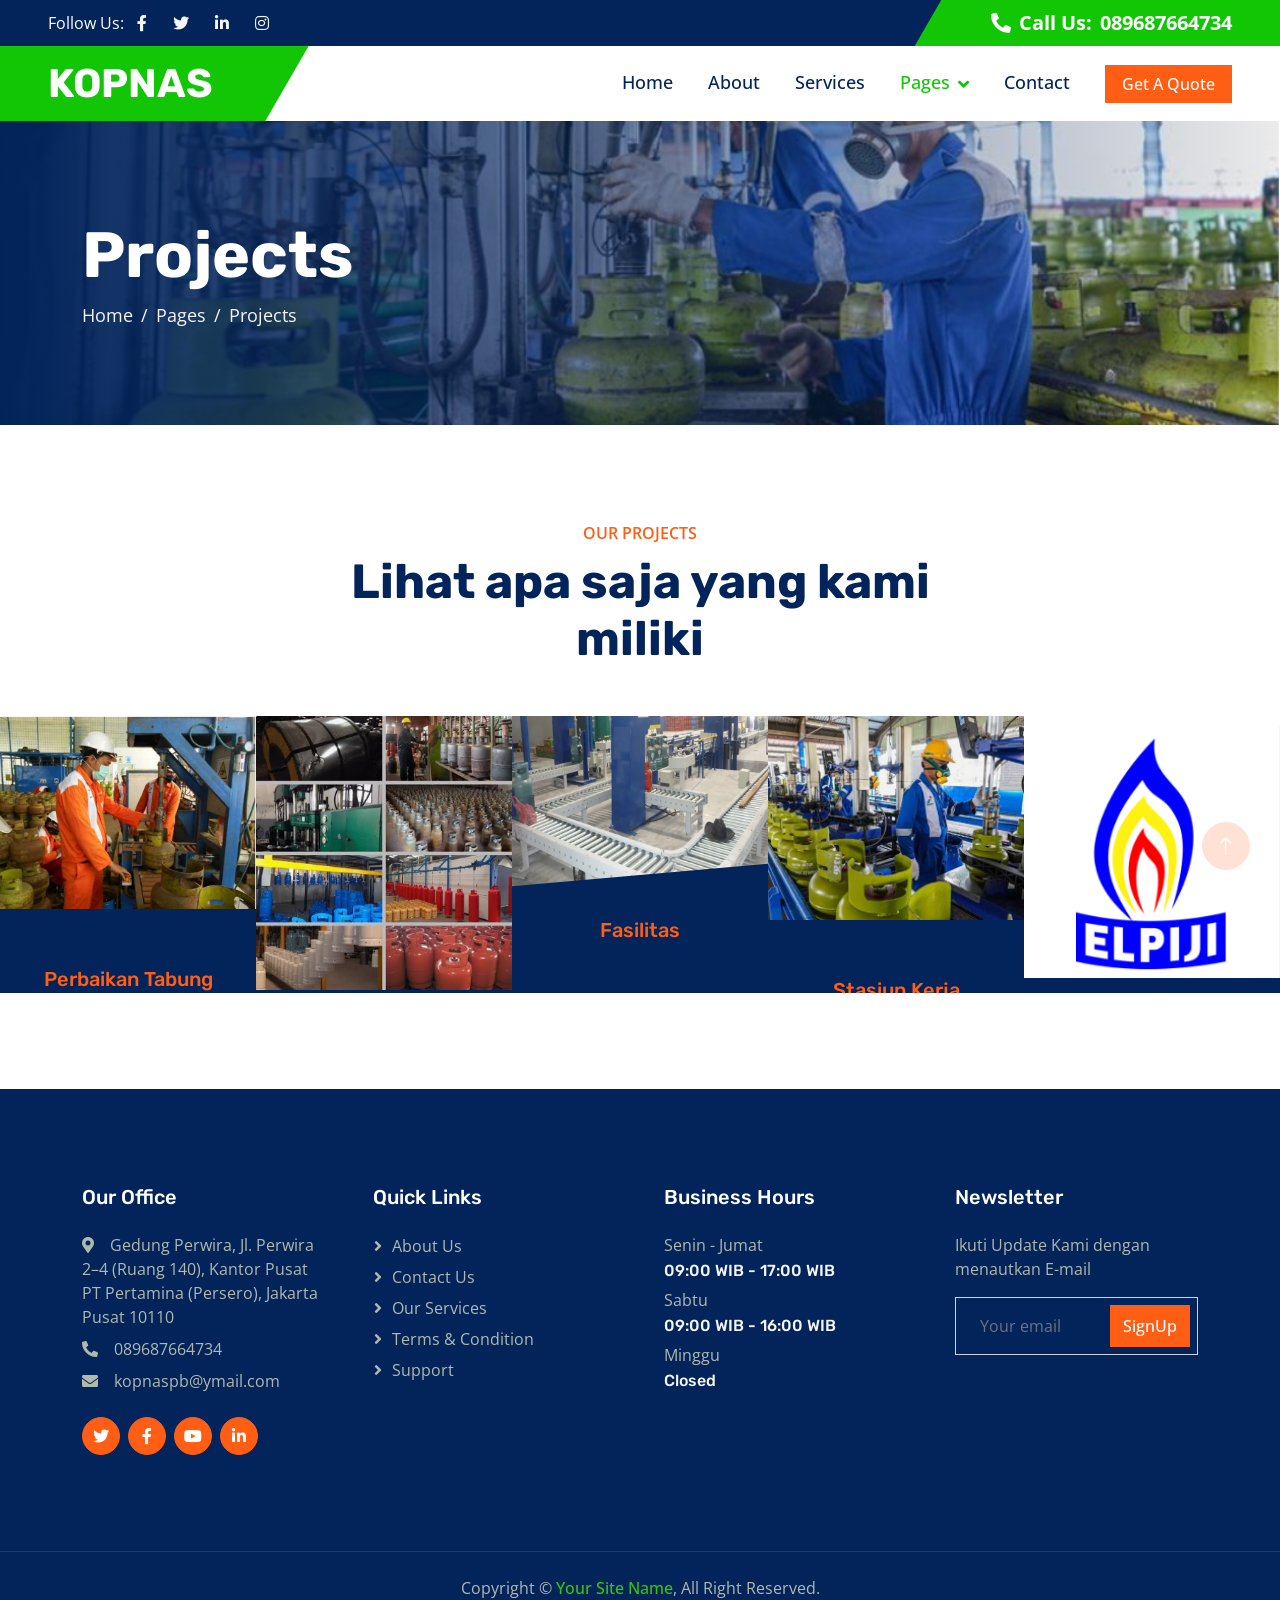
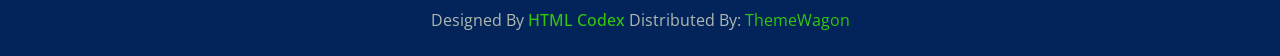
<file: project.html>
<!DOCTYPE html>
<html lang="en">

<head>
    <meta charset="utf-8">
    <title>Industro - Industrial HTML Template</title>
    <meta content="width=device-width, initial-scale=1.0" name="viewport">
    <meta content="" name="keywords">
    <meta content="" name="description">

    <!-- Favicon -->
    <link href="img/favicon.ico" rel="icon">

    <!-- Google Web Fonts -->
    <link rel="preconnect" href="https://fonts.googleapis.com">
    <link rel="preconnect" href="https://fonts.gstatic.com" crossorigin>
    <link
        href="https://fonts.googleapis.com/css2?family=Open+Sans:wght@400;500;600&family=Rubik:wght@500;600;700&display=swap"
        rel="stylesheet">

    <!-- Icon Font Stylesheet -->
    <link href="https://cdnjs.cloudflare.com/ajax/libs/font-awesome/5.10.0/css/all.min.css" rel="stylesheet">
    <link href="https://cdn.jsdelivr.net/npm/bootstrap-icons@1.4.1/font/bootstrap-icons.css" rel="stylesheet">

    <!-- Libraries Stylesheet -->
    <link href="lib/animate/animate.min.css" rel="stylesheet">
    <link href="lib/owlcarousel/assets/owl.carousel.min.css" rel="stylesheet">

    <!-- Customized Bootstrap Stylesheet -->
    <link href="css/bootstrap.min.css" rel="stylesheet">

    <!-- Template Stylesheet -->
    <link href="css/style.css" rel="stylesheet">
</head>

<body>
    <!-- Spinner Start -->
    <div id="spinner"
        class="show bg-white position-fixed translate-middle w-100 vh-100 top-50 start-50 d-flex align-items-center justify-content-center">
        <div class="spinner-border text-primary" role="status" style="width: 3rem; height: 3rem;"></div>
    </div>
    <!-- Spinner End -->


    <!-- Topbar Start -->
    <div class="container-fluid bg-dark px-0">
        <div class="row g-0 d-none d-lg-flex">
            <div class="col-lg-6 ps-5 text-start">
                <div class="h-100 d-inline-flex align-items-center text-white">
                    <span>Follow Us:</span>
                    <a class="btn btn-link text-light" href=""><i class="fab fa-facebook-f"></i></a>
                    <a class="btn btn-link text-light" href=""><i class="fab fa-twitter"></i></a>
                    <a class="btn btn-link text-light" href=""><i class="fab fa-linkedin-in"></i></a>
                    <a class="btn btn-link text-light" href=""><i class="fab fa-instagram"></i></a>
                </div>
            </div>
            <div class="col-lg-6 text-end">
                <div class="h-100 topbar-right d-inline-flex align-items-center text-white py-2 px-5">
                    <span class="fs-5 fw-bold me-2"><i class="fa fa-phone-alt me-2"></i>Call Us:</span>
                    <span class="fs-5 fw-bold">089687664734</span>
                </div>
            </div>
        </div>
    </div>
    <!-- Topbar End -->


    <!-- Navbar Start -->
    <nav class="navbar navbar-expand-lg bg-white navbar-light sticky-top py-0 pe-5">
        <a href="index.html" class="navbar-brand ps-5 me-0">
            <h1 class="text-white m-0">KOPNAS</h1>
        </a>
        <button type="button" class="navbar-toggler me-0" data-bs-toggle="collapse" data-bs-target="#navbarCollapse">
            <span class="navbar-toggler-icon"></span>
        </button>
        <div class="collapse navbar-collapse" id="navbarCollapse">
            <div class="navbar-nav ms-auto p-4 p-lg-0">
                <a href="index.html" class="nav-item nav-link">Home</a>
                <a href="about.html" class="nav-item nav-link">About</a>
                <a href="service.html" class="nav-item nav-link">Services</a>
                <div class="nav-item dropdown">
                    <a href="#" class="nav-link dropdown-toggle active" data-bs-toggle="dropdown">Pages</a>
                    <div class="dropdown-menu bg-light m-0">
                        <a href="project.html" class="dropdown-item active">Projects</a>
                        <a href="feature.html" class="dropdown-item">Features</a>
                        <a href="team.html" class="dropdown-item">Our Team</a>
                        <a href="testimonial.html" class="dropdown-item">Testimonial</a>
                        <a href="404.html" class="dropdown-item">404 Page</a>
                    </div>
                </div>
                <a href="contact.html" class="nav-item nav-link">Contact</a>
            </div>
            <a href="https://share.google/eBmNGi3BTes69i5Ez" class="btn btn-primary px-3 d-none d-lg-block">Get A Quote</a>
        </div>
    </nav>
    <!-- Navbar End -->


    <!-- Page Header Start -->
    <div class="container-fluid page-header py-5 mb-5 wow fadeIn" data-wow-delay="0.1s">
        <div class="container py-5">
            <h1 class="display-3 text-white animated slideInRight">Projects</h1>
            <nav aria-label="breadcrumb">
                <ol class="breadcrumb animated slideInRight mb-0">
                    <li class="breadcrumb-item"><a href="#">Home</a></li>
                    <li class="breadcrumb-item"><a href="#">Pages</a></li>
                    <li class="breadcrumb-item active" aria-current="page">Projects</li>
                </ol>
            </nav>
        </div>
    </div>
    <!-- Page Header End -->


    <!-- Project Start -->
    <div class="container-fluid py-5 my-5 px-0">
        <div class="text-center mx-auto wow fadeIn" data-wow-delay="0.1s" style="max-width: 600px;">
            <p class="fw-medium text-uppercase text-primary mb-2">Our Projects</p>
            <h1 class="display-5 mb-5">Lihat apa saja yang kami miliki</h1>
        </div>
        <div class="owl-carousel project-carousel bg-dark wow fadeIn" data-wow-delay="0.1s">
            <a class="project-item" href="">
                <img class="img-fluid" src="img/feature-1 (3).png" alt="">
                <div class="project-title">
                    <h5 class="text-primary mb-0">Fasilitas</h5>
                </div>
            </a>
            <a class="project-item" href="">
                <img class="img-fluid" src="img/carousel-3.png" alt="">
                <div class="project-title">
                    <h5 class="text-primary mb-0">Stasiun Kerja</h5>
                </div>
            </a>
            <a class="project-item" href="">
                <img class="img-fluid" src="img/project-8.png" alt="">
                <div class="project-title">
                    <h5 class="text-primary mb-0">Gas Engineering</h5>
                </div>
            </a>
            <a class="project-item" href="">
                <img class="img-fluid" src="img/feature-1 (1).png" alt="">
                <div class="project-title">
                    <h5 class="text-primary mb-0">Perbaikan Cat</h5>
                </div>
            </a>
            <a class="project-item" href="">
                <img class="img-fluid" src="img/project-14.png" alt="">
                <div class="project-title">
                    <h5 class="text-primary mb-0">Perbaikan Tabung</h5>
                </div>
            </a>
            <a class="project-item" href="">
                <img class="img-fluid" src="img/feature-1 (2).png" alt="">
                <div class="project-title">
                    <h5 class="text-primary mb-0">Material Tabung</h5>
                </div>
            </a>
        </div>
    </div>
    <!-- Project End -->


    <!-- Footer Start -->
    <div class="container-fluid bg-dark footer mt-5 py-5 wow fadeIn" data-wow-delay="0.1s">
        <div class="container py-5">
            <div class="row g-5">
                <div class="col-lg-3 col-md-6">
                    <h5 class="text-white mb-4">Our Office</h5>
                    <p class="mb-2"><i class="fa fa-map-marker-alt me-3"></i>Gedung Perwira, Jl. Perwira 2–4 (Ruang 140), Kantor Pusat PT Pertamina (Persero), Jakarta Pusat 10110</p>
                    <p class="mb-2"><i class="fa fa-phone-alt me-3"></i>089687664734</p>
                    <p class="mb-2"><i class="fa fa-envelope me-3"></i>kopnaspb@ymail.com</p>
                    <div class="d-flex pt-3">
                         <a class="btn btn-square btn-primary rounded-circle me-2" href="https://share.google/sh7CKG8iMxyittHnK"><i
                                class="fab fa-twitter"></i></a>
                        <a class="btn btn-square btn-primary rounded-circle me-2" href="https://www.facebook.com/share/19bbwN5o11/"><i
                                class="fab fa-facebook-f"></i></a>
                        <a class="btn btn-square btn-primary rounded-circle me-2" href="https://youtu.be/pomj5kQNfM0?si=FwSkQ_klGze-N7Ks"><i
                                class="fab fa-youtube"></i></a>
                        <a class="btn btn-square btn-primary rounded-circle me-2" href="https://www.linkedin.com/company/ptpertaminapatraniaga/"><i
                                class="fab fa-linkedin-in"></i></a>
                    </div>
                </div>
                <div class="col-lg-3 col-md-6">
                    <h5 class="text-white mb-4">Quick Links</h5>
                    <a class="btn btn-link" href="">About Us</a>
                    <a class="btn btn-link" href="">Contact Us</a>
                    <a class="btn btn-link" href="">Our Services</a>
                    <a class="btn btn-link" href="">Terms & Condition</a>
                    <a class="btn btn-link" href="">Support</a>
                </div>
                <div class="col-lg-3 col-md-6">
                    <h5 class="text-white mb-4">Business Hours</h5>
                    <p class="mb-1">Senin - Jumat</p>
                    <h6 class="text-light">09:00 WIB - 17:00 WIB</h6>
                    <p class="mb-1">Sabtu</p>
                    <h6 class="text-light">09:00 WIB - 16:00 WIB</h6>
                    <p class="mb-1">Minggu</p>
                    <h6 class="text-light">Closed</h6>
                </div>
                <div class="col-lg-3 col-md-6">
                    <h5 class="text-white mb-4">Newsletter</h5>
                    <p>Ikuti Update Kami dengan menautkan E-mail</p>
                    <div class="position-relative w-100">
                        <input class="form-control bg-transparent w-100 py-3 ps-4 pe-5" type="text"
                            placeholder="Your email">
                        <button type="button"
                            onclick="window.open('https://share.google/gjjjpZKkmjj978pMJ', '_blank')"
                            class="btn btn-primary py-2 position-absolute top-0 end-0 mt-2 me-2">SignUp</button>
                    </div>
                </div>
            </div>
        </div>
    </div>
    <!-- Footer End -->


    <!-- Copyright Start -->
    <div class="container-fluid copyright bg-dark py-4">
        <div class="container text-center">
            <p class="mb-2">Copyright &copy; <a class="fw-semi-bold" href="#">Your Site Name</a>, All Right Reserved.
            </p>
            <!--/*** This template is free as long as you keep the footer author’s credit link/attribution link/backlink. If you'd like to use the template without the footer author’s credit link/attribution link/backlink, you can purchase the Credit Removal License from "https://htmlcodex.com/credit-removal". Thank you for your support. ***/-->
            <p class="mb-0">Designed By <a class="fw-semi-bold" href="https://htmlcodex.com">HTML Codex</a> Distributed
                By: <a href="https://themewagon.com">ThemeWagon</a> </p>
        </div>
    </div>
    <!-- Copyright End -->


    <!-- Back to Top -->
    <a href="#" class="btn btn-lg btn-primary btn-lg-square rounded-circle back-to-top"><i
            class="bi bi-arrow-up"></i></a>


    <!-- JavaScript Libraries -->
    <script src="https://code.jquery.com/jquery-3.4.1.min.js"></script>
    <script src="https://cdn.jsdelivr.net/npm/bootstrap@5.0.0/dist/js/bootstrap.bundle.min.js"></script>
    <script src="lib/wow/wow.min.js"></script>
    <script src="lib/easing/easing.min.js"></script>
    <script src="lib/waypoints/waypoints.min.js"></script>
    <script src="lib/owlcarousel/owl.carousel.min.js"></script>
    <script src="lib/counterup/counterup.min.js"></script>

    <!-- Template Javascript -->
    <script src="js/main.js"></script>
</body>

</html>
</file>
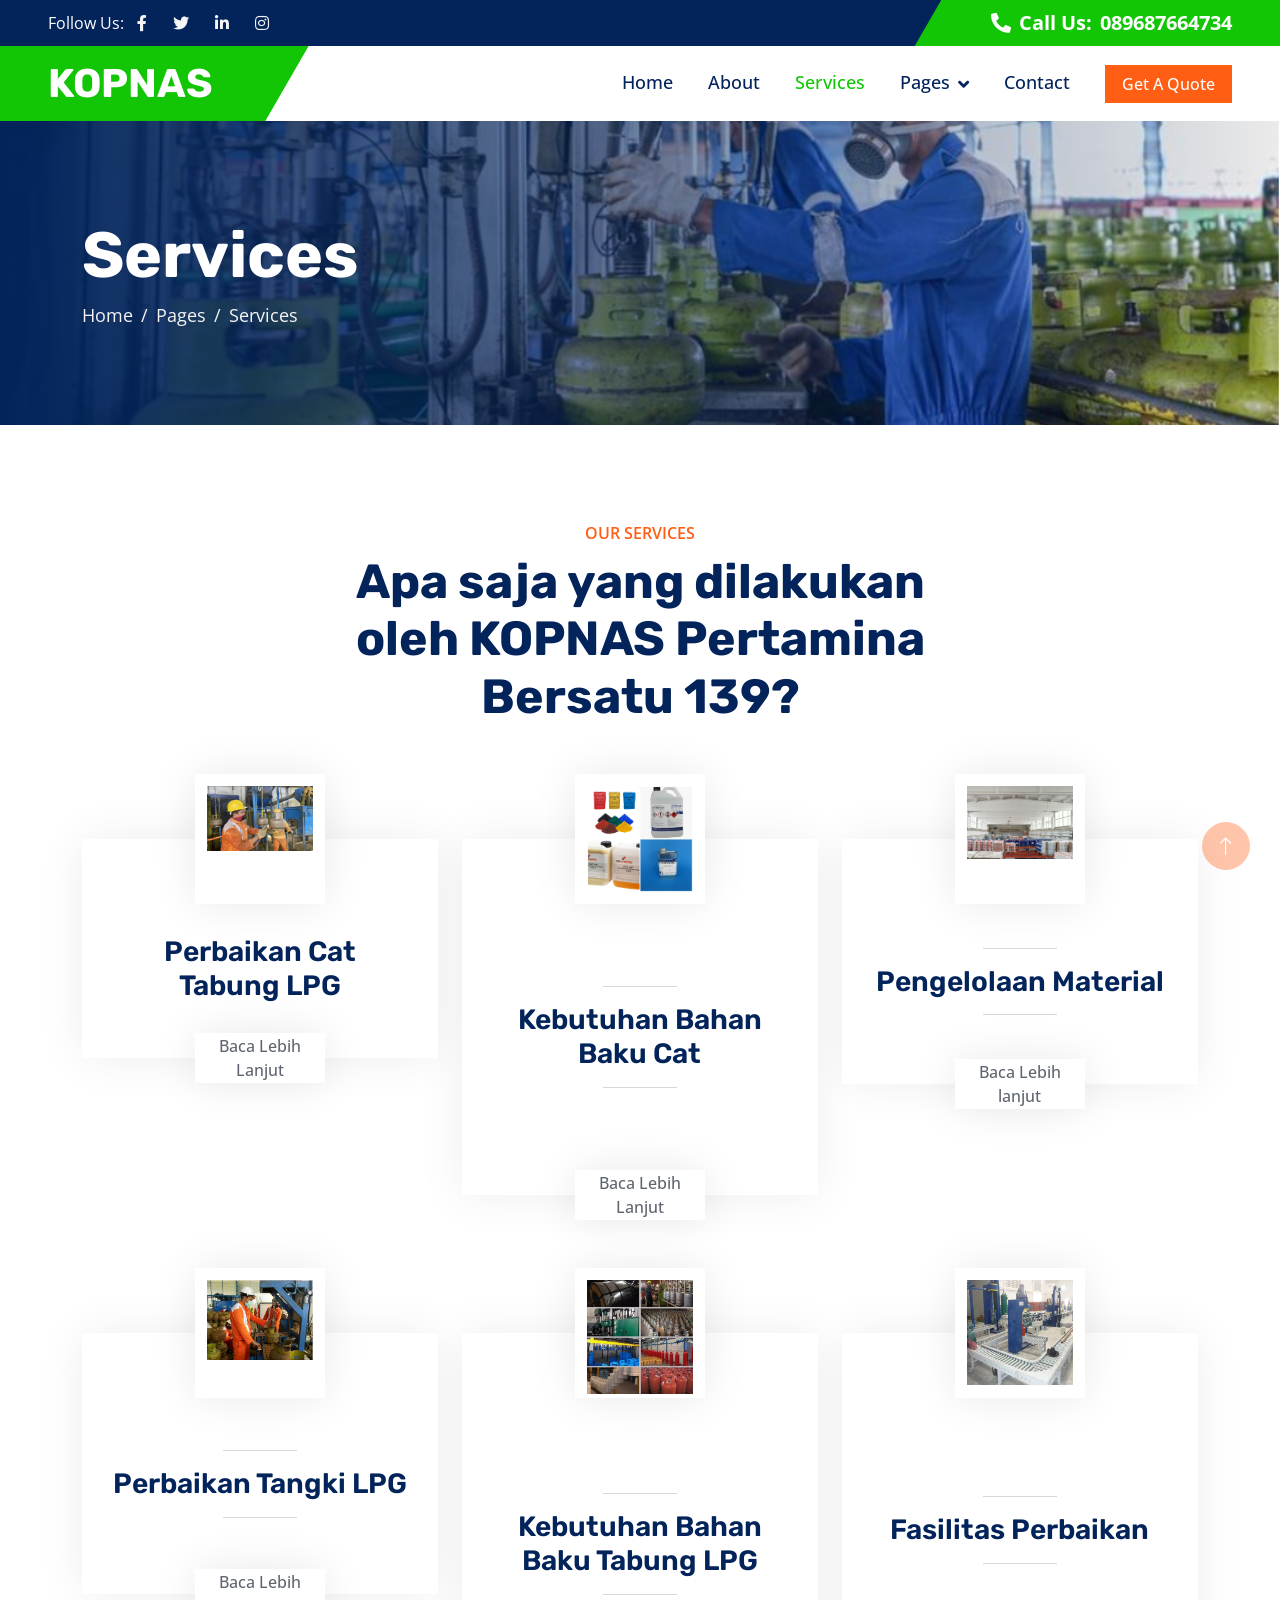
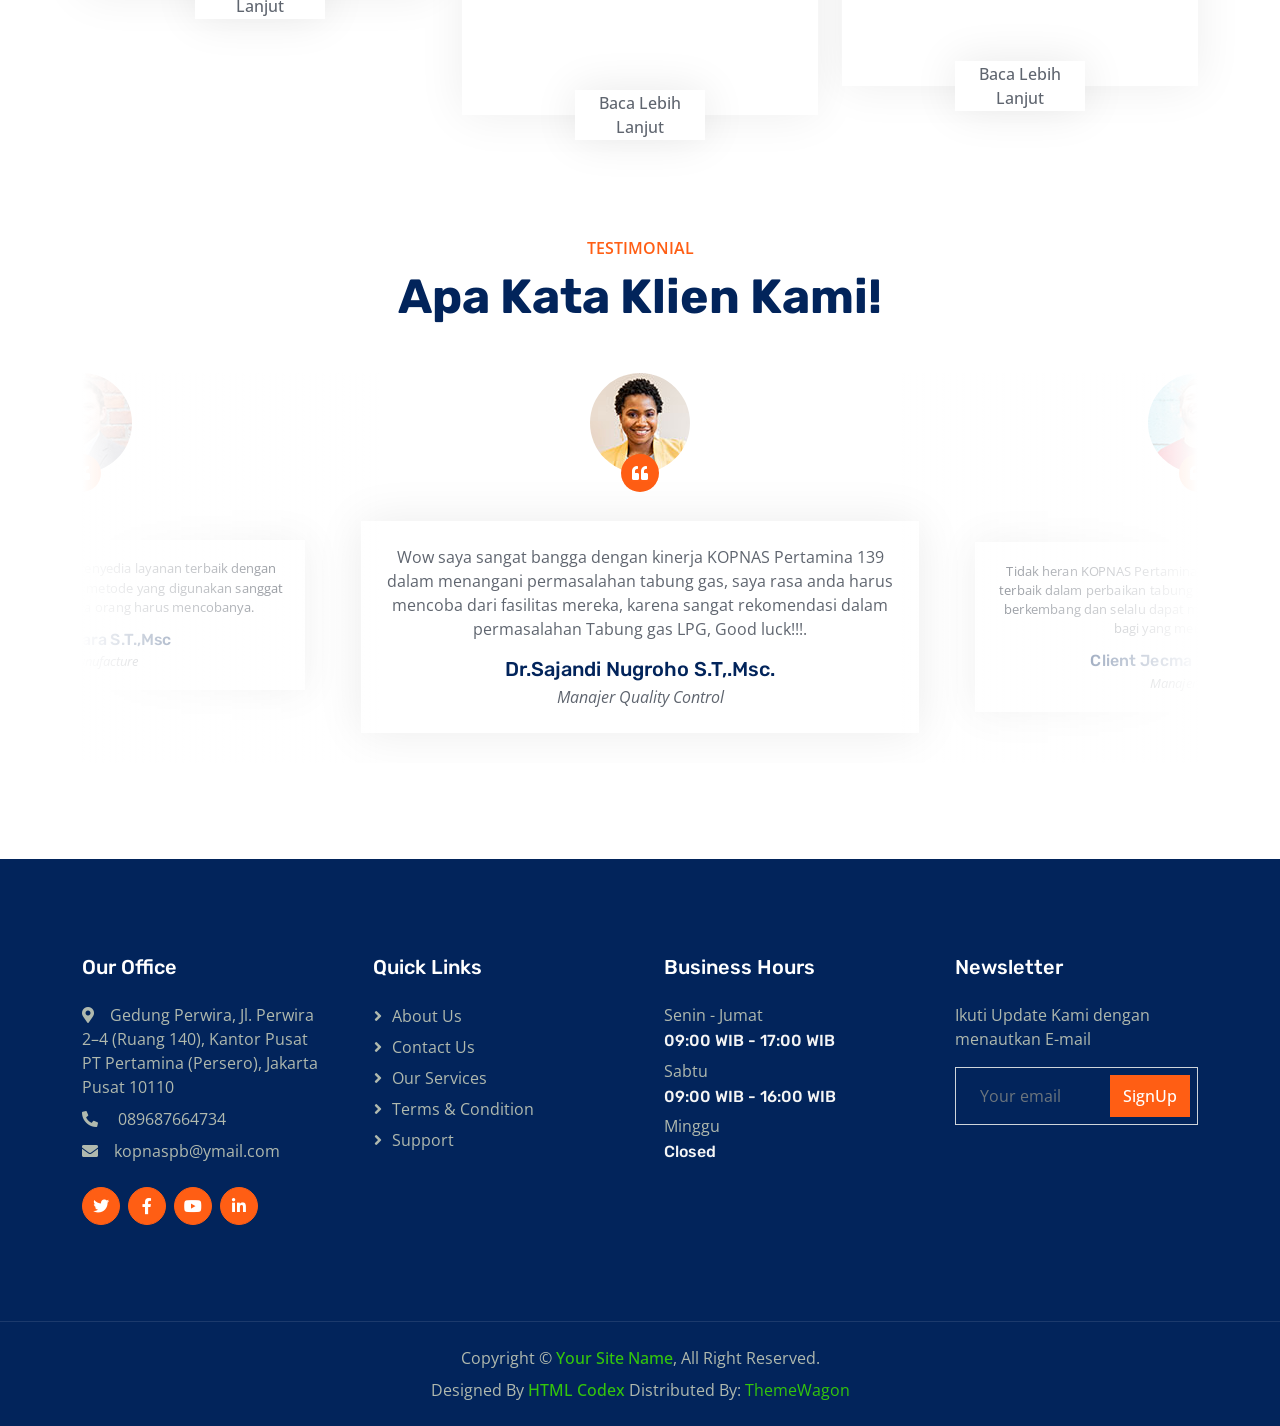
<file: service.html>
<!DOCTYPE html>
<html lang="en">

<head>
    <meta charset="utf-8">
    <title>Industro - Industrial HTML Template</title>
    <meta content="width=device-width, initial-scale=1.0" name="viewport">
    <meta content="" name="keywords">
    <meta content="" name="description">

    <!-- Favicon -->
    <link href="img/favicon.ico" rel="icon">

    <!-- Google Web Fonts -->
    <link rel="preconnect" href="https://fonts.googleapis.com">
    <link rel="preconnect" href="https://fonts.gstatic.com" crossorigin>
    <link
        href="https://fonts.googleapis.com/css2?family=Open+Sans:wght@400;500;600&family=Rubik:wght@500;600;700&display=swap"
        rel="stylesheet">

    <!-- Icon Font Stylesheet -->
    <link href="https://cdnjs.cloudflare.com/ajax/libs/font-awesome/5.10.0/css/all.min.css" rel="stylesheet">
    <link href="https://cdn.jsdelivr.net/npm/bootstrap-icons@1.4.1/font/bootstrap-icons.css" rel="stylesheet">

    <!-- Libraries Stylesheet -->
    <link href="lib/animate/animate.min.css" rel="stylesheet">
    <link href="lib/owlcarousel/assets/owl.carousel.min.css" rel="stylesheet">

    <!-- Customized Bootstrap Stylesheet -->
    <link href="css/bootstrap.min.css" rel="stylesheet">

    <!-- Template Stylesheet -->
    <link href="css/style.css" rel="stylesheet">
</head>

<body>
    <!-- Spinner Start -->
    <div id="spinner"
        class="show bg-white position-fixed translate-middle w-100 vh-100 top-50 start-50 d-flex align-items-center justify-content-center">
        <div class="spinner-border text-primary" role="status" style="width: 3rem; height: 3rem;"></div>
    </div>
    <!-- Spinner End -->


    <!-- Topbar Start -->
    <div class="container-fluid bg-dark px-0">
        <div class="row g-0 d-none d-lg-flex">
            <div class="col-lg-6 ps-5 text-start">
                <div class="h-100 d-inline-flex align-items-center text-white">
                    <span>Follow Us:</span>
                    <a class="btn btn-link text-light" href=""><i class="fab fa-facebook-f"></i></a>
                    <a class="btn btn-link text-light" href=""><i class="fab fa-twitter"></i></a>
                    <a class="btn btn-link text-light" href=""><i class="fab fa-linkedin-in"></i></a>
                    <a class="btn btn-link text-light" href=""><i class="fab fa-instagram"></i></a>
                </div>
            </div>
            <div class="col-lg-6 text-end">
                <div class="h-100 topbar-right d-inline-flex align-items-center text-white py-2 px-5">
                    <span class="fs-5 fw-bold me-2"><i class="fa fa-phone-alt me-2"></i>Call Us:</span>
                    <span class="fs-5 fw-bold"> 089687664734</span>
                </div>
            </div>
        </div>
    </div>
    <!-- Topbar End -->


    <!-- Navbar Start -->
    <nav class="navbar navbar-expand-lg bg-white navbar-light sticky-top py-0 pe-5">
        <a href="index.html" class="navbar-brand ps-5 me-0">
            <h1 class="text-white m-0">KOPNAS</h1>
        </a>
        <button type="button" class="navbar-toggler me-0" data-bs-toggle="collapse" data-bs-target="#navbarCollapse">
            <span class="navbar-toggler-icon"></span>
        </button>
        <div class="collapse navbar-collapse" id="navbarCollapse">
            <div class="navbar-nav ms-auto p-4 p-lg-0">
                <a href="index.html" class="nav-item nav-link">Home</a>
                <a href="about.html" class="nav-item nav-link">About</a>
                <a href="service.html" class="nav-item nav-link active">Services</a>
                <div class="nav-item dropdown">
                    <a href="#" class="nav-link dropdown-toggle" data-bs-toggle="dropdown">Pages</a>
                    <div class="dropdown-menu bg-light m-0">
                        <a href="project.html" class="dropdown-item">Projects</a>
                        <a href="feature.html" class="dropdown-item">Features</a>
                        <a href="team.html" class="dropdown-item">Our Team</a>
                        <a href="testimonial.html" class="dropdown-item">Testimonial</a>
                        <a href="404.html" class="dropdown-item">404 Page</a>
                    </div>
                </div>
                <a href="contact.html" class="nav-item nav-link">Contact</a>
            </div>
            <a href="https://share.google/eBmNGi3BTes69i5Ez" class="btn btn-primary px-3 d-none d-lg-block">Get A Quote</a>
        </div>
    </nav>
    <!-- Navbar End -->


    <!-- Page Header Start -->
    <div class="container-fluid page-header py-5 mb-5 wow fadeIn" data-wow-delay="0.1s">
        <div class="container py-5">
            <h1 class="display-3 text-white animated slideInRight">Services</h1>
            <nav aria-label="breadcrumb">
                <ol class="breadcrumb animated slideInRight mb-0">
                    <li class="breadcrumb-item"><a href="#">Home</a></li>
                    <li class="breadcrumb-item"><a href="#">Pages</a></li>
                    <li class="breadcrumb-item active" aria-current="page">Services</li>
                </ol>
            </nav>
        </div>
    </div>
    <!-- Page Header End -->


    <!-- Service Start -->
    <div class="container-xxl py-5">
        <div class="container">
            <div class="text-center mx-auto pb-4 wow fadeInUp" data-wow-delay="0.1s" style="max-width: 600px;">
                <p class="fw-medium text-uppercase text-primary mb-2">Our Services</p>
                <h1 class="display-5 mb-4">Apa saja yang dilakukan oleh KOPNAS Pertamina Bersatu 139?</h1>
            </div>
            <div class="row gy-5 gx-4">
                <div class="col-md-6 col-lg-4 wow fadeInUp" data-wow-delay="0.1s">
                    <div class="service-item">
                        <img class="img-fluid" src="img/project-9.png" alt="">
                        <div class="service-img">
                            <img class="img-fluid" src="img/project-9.png" alt="">
                        </div>
                        <div class="service-detail">
                            <div class="service-title">
                                <hr class="w-25">
                                <h3 class="mb-0">Perbaikan Cat Tabung LPG</h3>
                                <hr class="w-25">
                            </div>
                            <div class="service-text">
                                <p class="text-white mb-0">Memperbaiki cat yang rusak, terkelupas, dan memudar menjadi tapilan baru dengan cara dipoles dengan cat.
                                   </p>
                            </div>
                        </div>
                        <a class="btn btn-light" href="">Baca Lebih Lanjut</a>
                    </div>
                </div>
                <div class="col-md-6 col-lg-4 wow fadeInUp" data-wow-delay="0.3s">
                    <div class="service-item">
                        <img class="img-fluid" src="img/project-10.png" alt="">
                        <div class="service-img">
                            <img class="img-fluid" src="img/project-10.png" alt="">
                        </div>
                        <div class="service-detail">
                            <div class="service-title">
                                <hr class="w-25">
                                <h3 class="mb-0">Kebutuhan Bahan Baku Cat</h3>
                                <hr class="w-25">
                            </div>
                            <div class="service-text">
                                <p class="text-white mb-0">Kebutuhan komposisi bahan cat yang diperlukan berupa Pigmen warna, resin, solvent, additive.
                                    </p>
                            </div>
                        </div>
                        <a class="btn btn-light" href="">Baca Lebih Lanjut</a>
                    </div>
                </div>
                <div class="col-md-6 col-lg-4 wow fadeInUp" data-wow-delay="0.5s">
                    <div class="service-item">
                        <img class="img-fluid" src="img/project-11.png" alt="">
                        <div class="service-img">
                            <img class="img-fluid" src="img/project-11.png" alt="">
                        </div>
                        <div class="service-detail">
                            <div class="service-title">
                                <hr class="w-25">
                                <h3 class="mb-0">Pengelolaan Material</h3>
                                <hr class="w-25">
                            </div>
                            <div class="service-text">
                                <p class="text-white mb-0">Pengelolaan material yang terintegrasi dengan supplier yang kemudian disimpan digudang penyimpanan bahan baku.
                                    </p>
                            </div>
                        </div>
                        <a class="btn btn-light" href="">Baca Lebih lanjut</a>
                    </div>
                </div>
                <div class="col-md-6 col-lg-4 wow fadeInUp" data-wow-delay="0.1s">
                    <div class="service-item">
                        <img class="img-fluid" src="img/project-14.png" alt="">
                        <div class="service-img">
                            <img class="img-fluid" src="img/project-14.png" alt="">
                        </div>
                        <div class="service-detail">
                            <div class="service-title">
                                <hr class="w-25">
                                <h3 class="mb-0">Perbaikan Tangki LPG</h3>
                                <hr class="w-25">
                            </div>
                            <div class="service-text">
                                <p class="text-white mb-0">Memperbaiki tangki yang sudah berkarat atau sudah tidak layak guna dengan material baru.
                                    </p>
                            </div>
                        </div>
                        <a class="btn btn-light" href="">Baca Lebih Lanjut</a>
                    </div>
                </div>
                <div class="col-md-6 col-lg-4 wow fadeInUp" data-wow-delay="0.3s">
                    <div class="service-item">
                        <img class="img-fluid" src="img/feature-1 (2).png" alt="">
                        <div class="service-img">
                            <img class="img-fluid" src="img/feature-1 (2).png" alt="">
                        </div>
                        <div class="service-detail">
                            <div class="service-title">
                                <hr class="w-25">
                                <h3 class="mb-0">Kebutuhan Bahan Baku Tabung LPG</h3>
                                <hr class="w-25">
                            </div>
                            <div class="service-text">
                                <p class="text-white mb-0">Kebutuhan material tabung LPG berupa plat baja karbon
                                    </p>
                            </div>
                        </div>
                        <a class="btn btn-light" href="">Baca Lebih Lanjut</a>
                    </div>
                </div>
                <div class="col-md-6 col-lg-4 wow fadeInUp" data-wow-delay="0.5s">
                    <div class="service-item">
                        <img class="img-fluid" src="img/feature-1 (3).png" alt="">
                        <div class="service-img">
                            <img class="img-fluid" src="img/feature-1 (3).png" alt="">
                        </div>
                        <div class="service-detail">
                            <div class="service-title">
                                <hr class="w-25">
                                <h3 class="mb-0">Fasilitas Perbaikan</h3>
                                <hr class="w-25">
                            </div>
                            <div class="service-text">
                                <p class="text-white mb-0">Fasilitas perbaikan yang digunakan dalam perbaikan Cat dan tabung gas LPG berupa stasiun kerja conveor.
                                    </p>
                            </div>
                        </div>
                        <a class="btn btn-light" href="">Baca Lebih Lanjut</a>
                    </div>
                </div>
            </div>
        </div>
    </div>
    <!-- Service End -->


    <!-- Testimonial Start -->
    <div class="container-xxl py-5">
        <div class="container">
            <div class="text-center mx-auto wow fadeInUp" data-wow-delay="0.1s" style="max-width: 600px;">
                <p class="fw-medium text-uppercase text-primary mb-2">Testimonial</p>
                <h1 class="display-5 mb-5">Apa Kata Klien Kami!</h1>
            </div>
            <div class="owl-carousel testimonial-carousel wow fadeInUp" data-wow-delay="0.1s">
                <div class="testimonial-item text-center">
                    <div class="testimonial-img position-relative">
                        <img class="img-fluid rounded-circle mx-auto mb-5" src="img/testimonial-1.jpg">
                        <div class="btn-square bg-primary rounded-circle">
                            <i class="fa fa-quote-left text-white"></i>
                        </div>
                    </div>
                    <div class="testimonial-text text-center rounded p-4">
                        <p>Wow saya sangat bangga dengan kinerja KOPNAS Pertamina 139 dalam menangani permasalahan tabung gas, saya rasa anda
                            harus mencoba dari fasilitas mereka, karena sangat rekomendasi dalam permasalahan Tabung gas LPG, Good luck!!!.</p>
                        <h5 class="mb-1">Dr.Sajandi Nugroho S.T,.Msc.</h5>
                        <span class="fst-italic">Manajer Quality Control</span>
                    </div>
                </div>
                <div class="testimonial-item text-center">
                    <div class="testimonial-img position-relative">
                        <img class="img-fluid rounded-circle mx-auto mb-5" src="img/testimonial-2.jpg">
                        <div class="btn-square bg-primary rounded-circle">
                            <i class="fa fa-quote-left text-white"></i>
                        </div>
                    </div>
                    <div class="testimonial-text text-center rounded p-4">
                        <p>Tidak heran KOPNAS Pertamina 139 selalu memberikan fasilitas terbaik dalam perbaikan tabung gas, harapanya
                            kedepan semakin berkembang dan selalu dapat memberikan layanan yang terbaik bagi yang membutuhankan.</p>
                        <h5 class="mb-1">Client Jecma Poiren S.T.,M.T</h5>
                        <span class="fst-italic">Manajer Supplier</span>
                    </div>
                </div>
                <div class="testimonial-item text-center">
                    <div class="testimonial-img position-relative">
                        <img class="img-fluid rounded-circle mx-auto mb-5" src="img/testimonial-3.jpg">
                        <div class="btn-square bg-primary rounded-circle">
                            <i class="fa fa-quote-left text-white"></i>
                        </div>
                    </div>
                    <div class="testimonial-text text-center rounded p-4">
                        <p>KOPNAS Pertamina 139 adalah penyedia layanan terbaik dengan fasilitas terjangkau, teknologi
                        dan metode yang digunakan sanggat berkembang, untuk itu semua orang harus mencobanya.</p>
                        <h5 class="mb-1">Che Ghue Fara S.T.,Msc</h5>
                        <span class="fst-italic">Master Manufacture</span>
                    </div>
                </div>
            </div>
        </div>
    </div>
    <!-- Testimonial End -->


    <!-- Footer Start -->
    <div class="container-fluid bg-dark footer mt-5 py-5 wow fadeIn" data-wow-delay="0.1s">
        <div class="container py-5">
            <div class="row g-5">
                <div class="col-lg-3 col-md-6">
                    <h5 class="text-white mb-4">Our Office</h5>
                    <p class="mb-2"><i class="fa fa-map-marker-alt me-3"></i>Gedung Perwira, Jl. Perwira 2–4 (Ruang 140),
                         Kantor Pusat PT Pertamina (Persero), Jakarta Pusat 10110</p>
                    <p class="mb-2"><i class="fa fa-phone-alt me-3"></i> 089687664734</p>
                    <p class="mb-2"><i class="fa fa-envelope me-3"></i>kopnaspb@ymail.com</p>
                    <div class="d-flex pt-3">
                         <a class="btn btn-square btn-primary rounded-circle me-2" href="https://share.google/sh7CKG8iMxyittHnK"><i
                                class="fab fa-twitter"></i></a>
                        <a class="btn btn-square btn-primary rounded-circle me-2" href="https://www.facebook.com/share/19bbwN5o11/"><i
                                class="fab fa-facebook-f"></i></a>
                        <a class="btn btn-square btn-primary rounded-circle me-2" href="https://youtu.be/pomj5kQNfM0?si=FwSkQ_klGze-N7Ks"><i
                                class="fab fa-youtube"></i></a>
                        <a class="btn btn-square btn-primary rounded-circle me-2" href="https://www.linkedin.com/company/ptpertaminapatraniaga/"><i
                                class="fab fa-linkedin-in"></i></a>
                    </div>
                </div>
                <div class="col-lg-3 col-md-6">
                    <h5 class="text-white mb-4">Quick Links</h5>
                    <a class="btn btn-link" href="">About Us</a>
                    <a class="btn btn-link" href="">Contact Us</a>
                    <a class="btn btn-link" href="">Our Services</a>
                    <a class="btn btn-link" href="">Terms & Condition</a>
                    <a class="btn btn-link" href="">Support</a>
                </div>
                <div class="col-lg-3 col-md-6">
                    <h5 class="text-white mb-4">Business Hours</h5>
                    <p class="mb-1">Senin - Jumat</p>
                    <h6 class="text-light">09:00 WIB - 17:00 WIB</h6>
                    <p class="mb-1">Sabtu</p>
                    <h6 class="text-light">09:00 WIB - 16:00 WIB</h6>
                    <p class="mb-1">Minggu</p>
                    <h6 class="text-light">Closed</h6>
                </div>
                <div class="col-lg-3 col-md-6">
                    <h5 class="text-white mb-4">Newsletter</h5>
                    <p>Ikuti Update Kami dengan menautkan E-mail</p>
                    <div class="position-relative w-100">
                        <input class="form-control bg-transparent w-100 py-3 ps-4 pe-5" type="text"
                            placeholder="Your email">
                        <button type="button"
                            onclick="window.open('https://share.google/gjjjpZKkmjj978pMJ', '_blank')"
                            class="btn btn-primary py-2 position-absolute top-0 end-0 mt-2 me-2">SignUp</button>
                    </div>
                </div>
            </div>
        </div>
    </div>
    <!-- Footer End -->


    <!-- Copyright Start -->
    <div class="container-fluid copyright bg-dark py-4">
        <div class="container text-center">
            <p class="mb-2">Copyright &copy; <a class="fw-semi-bold" href="#">Your Site Name</a>, All Right Reserved.
            </p>
            <!--/*** This template is free as long as you keep the footer author’s credit link/attribution link/backlink. If you'd like to use the template without the footer author’s credit link/attribution link/backlink, you can purchase the Credit Removal License from "https://htmlcodex.com/credit-removal". Thank you for your support. ***/-->
            <p class="mb-0">Designed By <a class="fw-semi-bold" href="https://htmlcodex.com">HTML Codex</a> Distributed
                By: <a href="https://themewagon.com">ThemeWagon</a> </p>
        </div>
    </div>
    <!-- Copyright End -->


    <!-- Back to Top -->
    <a href="#" class="btn btn-lg btn-primary btn-lg-square rounded-circle back-to-top"><i
            class="bi bi-arrow-up"></i></a>


    <!-- JavaScript Libraries -->
    <script src="https://code.jquery.com/jquery-3.4.1.min.js"></script>
    <script src="https://cdn.jsdelivr.net/npm/bootstrap@5.0.0/dist/js/bootstrap.bundle.min.js"></script>
    <script src="lib/wow/wow.min.js"></script>
    <script src="lib/easing/easing.min.js"></script>
    <script src="lib/waypoints/waypoints.min.js"></script>
    <script src="lib/owlcarousel/owl.carousel.min.js"></script>
    <script src="lib/counterup/counterup.min.js"></script>

    <!-- Template Javascript -->
    <script src="js/main.js"></script>
</body>

</html>
</file>
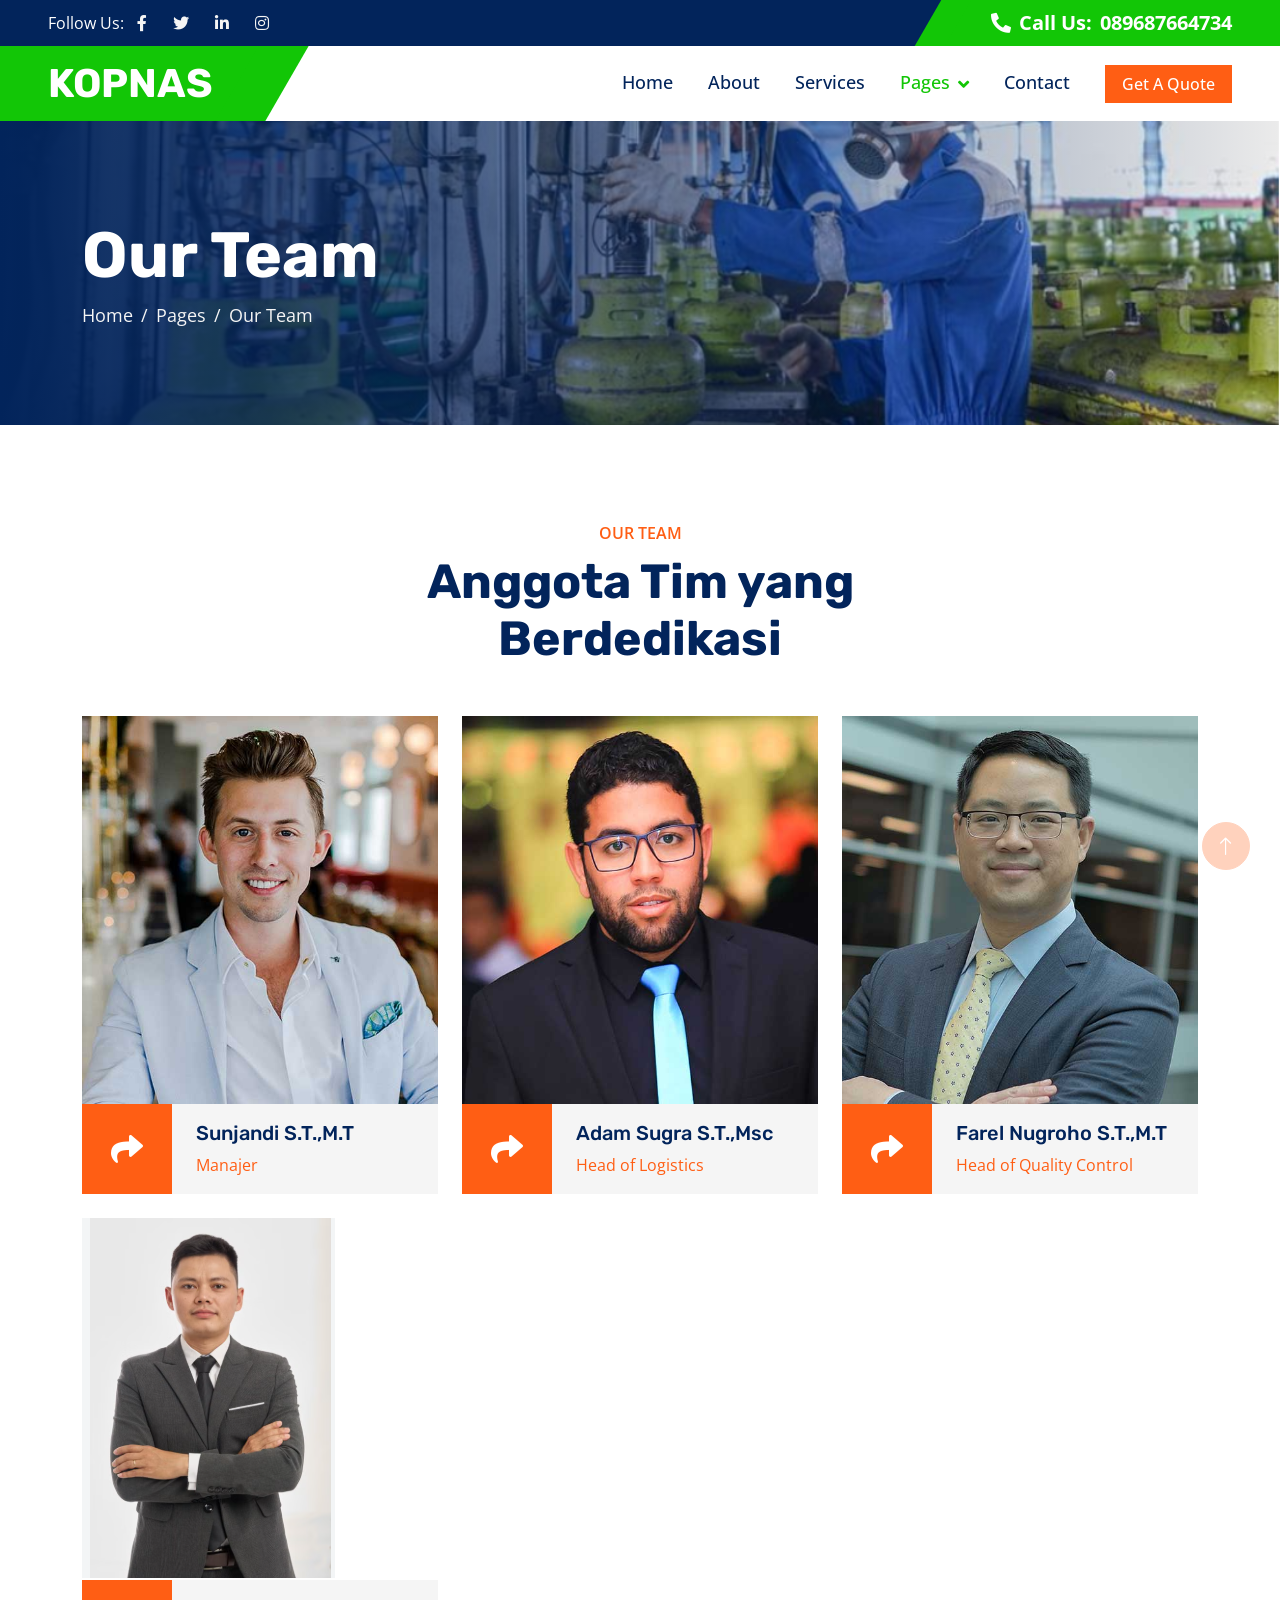
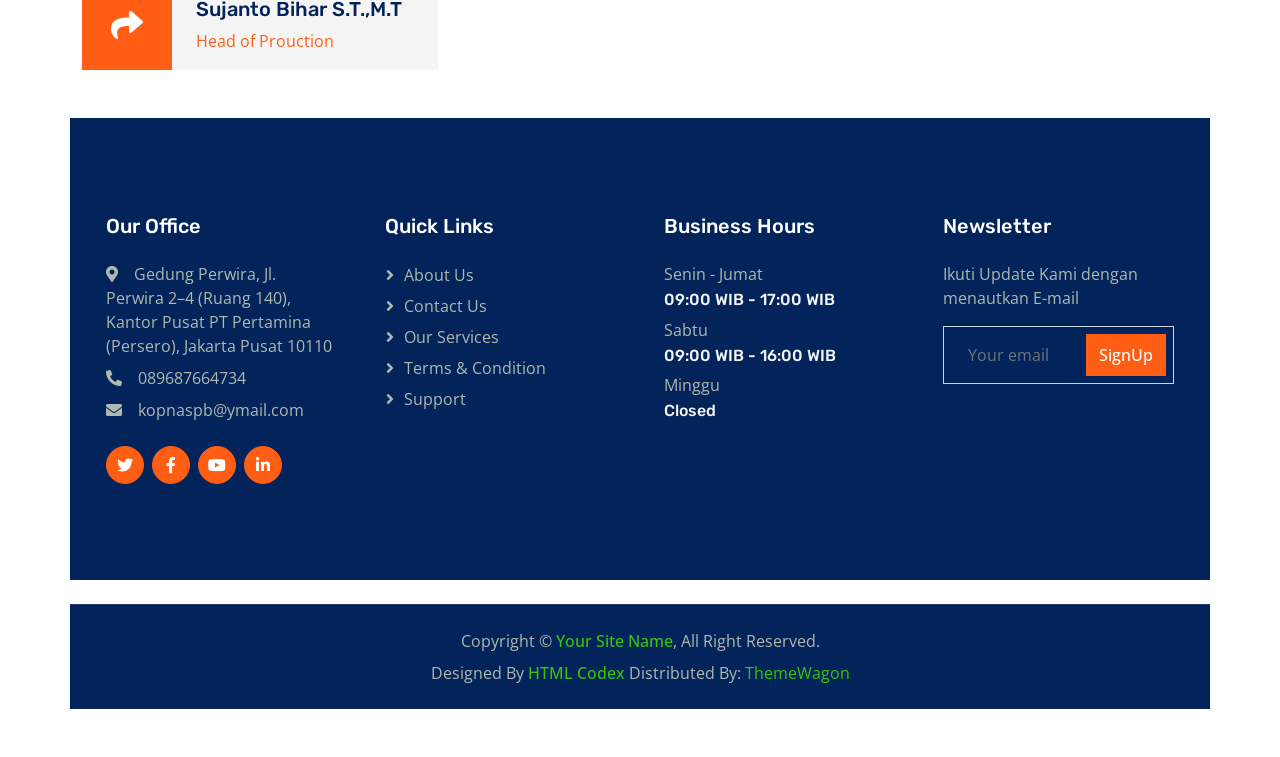
<file: team.html>
<!DOCTYPE html>
<html lang="en">

<head>
    <meta charset="utf-8">
    <title>Industro - Industrial HTML Template</title>
    <meta content="width=device-width, initial-scale=1.0" name="viewport">
    <meta content="" name="keywords">
    <meta content="" name="description">

    <!-- Favicon -->
    <link href="img/favicon.ico" rel="icon">

    <!-- Google Web Fonts -->
    <link rel="preconnect" href="https://fonts.googleapis.com">
    <link rel="preconnect" href="https://fonts.gstatic.com" crossorigin>
    <link
        href="https://fonts.googleapis.com/css2?family=Open+Sans:wght@400;500;600&family=Rubik:wght@500;600;700&display=swap"
        rel="stylesheet">

    <!-- Icon Font Stylesheet -->
    <link href="https://cdnjs.cloudflare.com/ajax/libs/font-awesome/5.10.0/css/all.min.css" rel="stylesheet">
    <link href="https://cdn.jsdelivr.net/npm/bootstrap-icons@1.4.1/font/bootstrap-icons.css" rel="stylesheet">

    <!-- Libraries Stylesheet -->
    <link href="lib/animate/animate.min.css" rel="stylesheet">
    <link href="lib/owlcarousel/assets/owl.carousel.min.css" rel="stylesheet">

    <!-- Customized Bootstrap Stylesheet -->
    <link href="css/bootstrap.min.css" rel="stylesheet">

    <!-- Template Stylesheet -->
    <link href="css/style.css" rel="stylesheet">
</head>

<body>
    <!-- Spinner Start -->
    <div id="spinner"
        class="show bg-white position-fixed translate-middle w-100 vh-100 top-50 start-50 d-flex align-items-center justify-content-center">
        <div class="spinner-border text-primary" role="status" style="width: 3rem; height: 3rem;"></div>
    </div>
    <!-- Spinner End -->


    <!-- Topbar Start -->
    <div class="container-fluid bg-dark px-0">
        <div class="row g-0 d-none d-lg-flex">
            <div class="col-lg-6 ps-5 text-start">
                <div class="h-100 d-inline-flex align-items-center text-white">
                    <span>Follow Us:</span>
                    <a class="btn btn-link text-light" href=""><i class="fab fa-facebook-f"></i></a>
                    <a class="btn btn-link text-light" href=""><i class="fab fa-twitter"></i></a>
                    <a class="btn btn-link text-light" href=""><i class="fab fa-linkedin-in"></i></a>
                    <a class="btn btn-link text-light" href=""><i class="fab fa-instagram"></i></a>
                </div>
            </div>
            <div class="col-lg-6 text-end">
                <div class="h-100 topbar-right d-inline-flex align-items-center text-white py-2 px-5">
                    <span class="fs-5 fw-bold me-2"><i class="fa fa-phone-alt me-2"></i>Call Us:</span>
                    <span class="fs-5 fw-bold">089687664734</span>
                </div>
            </div>
        </div>
    </div>
    <!-- Topbar End -->


    <!-- Navbar Start -->
    <nav class="navbar navbar-expand-lg bg-white navbar-light sticky-top py-0 pe-5">
        <a href="index.html" class="navbar-brand ps-5 me-0">
            <h1 class="text-white m-0">KOPNAS</h1>
        </a>
        <button type="button" class="navbar-toggler me-0" data-bs-toggle="collapse" data-bs-target="#navbarCollapse">
            <span class="navbar-toggler-icon"></span>
        </button>
        <div class="collapse navbar-collapse" id="navbarCollapse">
            <div class="navbar-nav ms-auto p-4 p-lg-0">
                <a href="index.html" class="nav-item nav-link">Home</a>
                <a href="about.html" class="nav-item nav-link">About</a>
                <a href="service.html" class="nav-item nav-link">Services</a>
                <div class="nav-item dropdown">
                    <a href="#" class="nav-link dropdown-toggle active" data-bs-toggle="dropdown">Pages</a>
                    <div class="dropdown-menu bg-light m-0">
                        <a href="project.html" class="dropdown-item">Projects</a>
                        <a href="feature.html" class="dropdown-item">Features</a>
                        <a href="team.html" class="dropdown-item active">Our Team</a>
                        <a href="testimonial.html" class="dropdown-item">Testimonial</a>
                        <a href="404.html" class="dropdown-item">404 Page</a>
                    </div>
                </div>
                <a href="contact.html" class="nav-item nav-link">Contact</a>
            </div>
            <a href="https://share.google/eBmNGi3BTes69i5Ez" class="btn btn-primary px-3 d-none d-lg-block">Get A Quote</a>
        </div>
    </nav>
    <!-- Navbar End -->


    <!-- Page Header Start -->
    <div class="container-fluid page-header py-5 mb-5 wow fadeIn" data-wow-delay="0.1s">
        <div class="container py-5">
            <h1 class="display-3 text-white animated slideInRight">Our Team</h1>
            <nav aria-label="breadcrumb">
                <ol class="breadcrumb animated slideInRight mb-0">
                    <li class="breadcrumb-item"><a href="#">Home</a></li>
                    <li class="breadcrumb-item"><a href="#">Pages</a></li>
                    <li class="breadcrumb-item active" aria-current="page">Our Team</li>
                </ol>
            </nav>
        </div>
    </div>
    <!-- Page Header End -->


    <!-- Team Start -->
    <div class="container-xxl py-5">
        <div class="container">
            <div class="text-center mx-auto wow fadeInUp" data-wow-delay="0.1s" style="max-width: 600px;">
                <p class="fw-medium text-uppercase text-primary mb-2">Our Team</p>
                <h1 class="display-5 mb-5">Anggota Tim yang Berdedikasi</h1>
            </div>
            <div class="row g-4">
                <div class="col-lg-4 col-md-6 wow fadeInUp" data-wow-delay="0.1s">
                    <div class="team-item">
                        <img class="img-fluid" src="img/team-1.jpg" alt="">
                        <div class="d-flex">
                            <div class="flex-shrink-0 btn-square bg-primary" style="width: 90px; height: 90px;">
                                <i class="fa fa-2x fa-share text-white"></i>
                            </div>
                            <div class="position-relative overflow-hidden bg-light d-flex flex-column justify-content-center w-100 ps-4"
                                style="height: 90px;">
                                <h5>Sunjandi S.T.,M.T</h5>
                                <span class="text-primary">Manajer</span>
                                <div class="team-social">
                                    <a class="btn btn-square btn-dark rounded-circle mx-1" href=""><i
                                            class="fab fa-facebook-f"></i></a>
                                    <a class="btn btn-square btn-dark rounded-circle mx-1" href=""><i
                                            class="fab fa-twitter"></i></a>
                                    <a class="btn btn-square btn-dark rounded-circle mx-1" href=""><i
                                            class="fab fa-instagram"></i></a>
                                </div>
                            </div>
                        </div>
                    </div>
                </div>
                <div class="col-lg-4 col-md-6 wow fadeInUp" data-wow-delay="0.3s">
                    <div class="team-item">
                        <img class="img-fluid" src="img/team-2.jpg" alt="">
                        <div class="d-flex">
                            <div class="flex-shrink-0 btn-square bg-primary" style="width: 90px; height: 90px;">
                                <i class="fa fa-2x fa-share text-white"></i>
                            </div>
                            <div class="position-relative overflow-hidden bg-light d-flex flex-column justify-content-center w-100 ps-4"
                                style="height: 90px;">
                                <h5>Adam Sugra S.T.,Msc</h5>
                                <span class="text-primary">Head of Logistics</span>
                                <div class="team-social">
                                    <a class="btn btn-square btn-dark rounded-circle mx-1" href=""><i
                                            class="fab fa-facebook-f"></i></a>
                                    <a class="btn btn-square btn-dark rounded-circle mx-1" href=""><i
                                            class="fab fa-twitter"></i></a>
                                    <a class="btn btn-square btn-dark rounded-circle mx-1" href=""><i
                                            class="fab fa-instagram"></i></a>
                                </div>
                            </div>
                        </div>
                    </div>
                </div>
                <div class="col-lg-4 col-md-6 wow fadeInUp" data-wow-delay="0.5s">
                    <div class="team-item">
                        <img class="img-fluid" src="img/team-3.jpg" alt="">
                        <div class="d-flex">
                            <div class="flex-shrink-0 btn-square bg-primary" style="width: 90px; height: 90px;">
                                <i class="fa fa-2x fa-share text-white"></i>
                            </div>
                            <div class="position-relative overflow-hidden bg-light d-flex flex-column justify-content-center w-100 ps-4"
                                style="height: 90px;">
                                <h5>Farel Nugroho S.T.,M.T</h5>
                                <span class="text-primary">Head of Quality Control</span>
                                <div class="team-social">
                                    <a class="btn btn-square btn-dark rounded-circle mx-1" href=""><i
                                            class="fab fa-facebook-f"></i></a>
                                    <a class="btn btn-square btn-dark rounded-circle mx-1" href=""><i
                                            class="fab fa-twitter"></i></a>
                                    <a class="btn btn-square btn-dark rounded-circle mx-1" href=""><i
                                            class="fab fa-instagram"></i></a>
                                </div>
                            </div>
                        </div>
                    </div>
                </div>
                <div class="col-lg-4 col-md-6 wow fadeInUp" data-wow-delay="0.5s">
                    <div class="team-item">
                        <img class="img-fluid" src="img/team-4.png" alt="">
                        <div class="d-flex">
                            <div class="flex-shrink-0 btn-square bg-primary" style="width: 90px; height: 90px;">
                                <i class="fa fa-2x fa-share text-white"></i>
                            </div>
                            <div class="position-relative overflow-hidden bg-light d-flex flex-column justify-content-center w-100 ps-4"
                                style="height: 90px;">
                                <h5>Sujanto Bihar S.T.,M.T</h5>
                                <span class="text-primary">Head of Prouction</span>
                                <div class="team-social">
                                    <a class="btn btn-square btn-dark rounded-circle mx-1" href=""><i
                                            class="fab fa-facebook-f"></i></a>
                                    <a class="btn btn-square btn-dark rounded-circle mx-1" href=""><i
                                            class="fab fa-twitter"></i></a>
                                    <a class="btn btn-square btn-dark rounded-circle mx-1" href=""><i
                                            class="fab fa-instagram"></i></a>
                                </div>
                            </div>
                        </div>
                    </div>
                </div>
               


    <!-- Footer Start -->
    <div class="container-fluid bg-dark footer mt-5 py-5 wow fadeIn" data-wow-delay="0.1s">
        <div class="container py-5">
            <div class="row g-5">
                <div class="col-lg-3 col-md-6">
                    <h5 class="text-white mb-4">Our Office</h5>
                    <p class="mb-2"><i class="fa fa-map-marker-alt me-3"></i>Gedung Perwira, Jl. Perwira 2–4 (Ruang 140), Kantor Pusat PT Pertamina (Persero), Jakarta Pusat 10110</p>
                    <p class="mb-2"><i class="fa fa-phone-alt me-3"></i>089687664734</p>
                    <p class="mb-2"><i class="fa fa-envelope me-3"></i>kopnaspb@ymail.com</p>
                    <div class="d-flex pt-3">
                         <a class="btn btn-square btn-primary rounded-circle me-2" href="https://share.google/sh7CKG8iMxyittHnK"><i
                                class="fab fa-twitter"></i></a>
                        <a class="btn btn-square btn-primary rounded-circle me-2" href="https://www.facebook.com/share/19bbwN5o11/"><i
                                class="fab fa-facebook-f"></i></a>
                        <a class="btn btn-square btn-primary rounded-circle me-2" href="https://youtu.be/pomj5kQNfM0?si=FwSkQ_klGze-N7Ks"><i
                                class="fab fa-youtube"></i></a>
                        <a class="btn btn-square btn-primary rounded-circle me-2" href="https://www.linkedin.com/company/ptpertaminapatraniaga/"><i
                                class="fab fa-linkedin-in"></i></a>
                    </div>
                </div>
                <div class="col-lg-3 col-md-6">
                    <h5 class="text-white mb-4">Quick Links</h5>
                    <a class="btn btn-link" href="">About Us</a>
                    <a class="btn btn-link" href="">Contact Us</a>
                    <a class="btn btn-link" href="">Our Services</a>
                    <a class="btn btn-link" href="">Terms & Condition</a>
                    <a class="btn btn-link" href="">Support</a>
                </div>
                <div class="col-lg-3 col-md-6">
                    <h5 class="text-white mb-4">Business Hours</h5>
                    <p class="mb-1">Senin - Jumat</p>
                    <h6 class="text-light">09:00 WIB - 17:00 WIB</h6>
                    <p class="mb-1">Sabtu</p>
                    <h6 class="text-light">09:00 WIB - 16:00 WIB</h6>
                    <p class="mb-1">Minggu</p>
                    <h6 class="text-light">Closed</h6>
                </div>
                <div class="col-lg-3 col-md-6">
                    <h5 class="text-white mb-4">Newsletter</h5>
                    <p>Ikuti Update Kami dengan menautkan E-mail</p>
                    <div class="position-relative w-100">
                        <input class="form-control bg-transparent w-100 py-3 ps-4 pe-5" type="text"
                            placeholder="Your email">
                        <button type="button"
                            onclick="window.open('https://share.google/gjjjpZKkmjj978pMJ', '_blank')"
                            class="btn btn-primary py-2 position-absolute top-0 end-0 mt-2 me-2">SignUp</button>
                    </div>
                </div>
            </div>
        </div>
    </div>
    <!-- Footer End -->


    <!-- Copyright Start -->
    <div class="container-fluid copyright bg-dark py-4">
        <div class="container text-center">
            <p class="mb-2">Copyright &copy; <a class="fw-semi-bold" href="#">Your Site Name</a>, All Right Reserved.
            </p>
            <!--/*** This template is free as long as you keep the footer author’s credit link/attribution link/backlink. If you'd like to use the template without the footer author’s credit link/attribution link/backlink, you can purchase the Credit Removal License from "https://htmlcodex.com/credit-removal". Thank you for your support. ***/-->
            <p class="mb-0">Designed By <a class="fw-semi-bold" href="https://htmlcodex.com">HTML Codex</a> Distributed
                By: <a href="https://themewagon.com">ThemeWagon</a> </p>
        </div>
    </div>
    <!-- Copyright End -->


    <!-- Back to Top -->
    <a href="#" class="btn btn-lg btn-primary btn-lg-square rounded-circle back-to-top"><i
            class="bi bi-arrow-up"></i></a>


    <!-- JavaScript Libraries -->
    <script src="https://code.jquery.com/jquery-3.4.1.min.js"></script>
    <script src="https://cdn.jsdelivr.net/npm/bootstrap@5.0.0/dist/js/bootstrap.bundle.min.js"></script>
    <script src="lib/wow/wow.min.js"></script>
    <script src="lib/easing/easing.min.js"></script>
    <script src="lib/waypoints/waypoints.min.js"></script>
    <script src="lib/owlcarousel/owl.carousel.min.js"></script>
    <script src="lib/counterup/counterup.min.js"></script>

    <!-- Template Javascript -->
    <script src="js/main.js"></script>
</body>

</html>
</file>
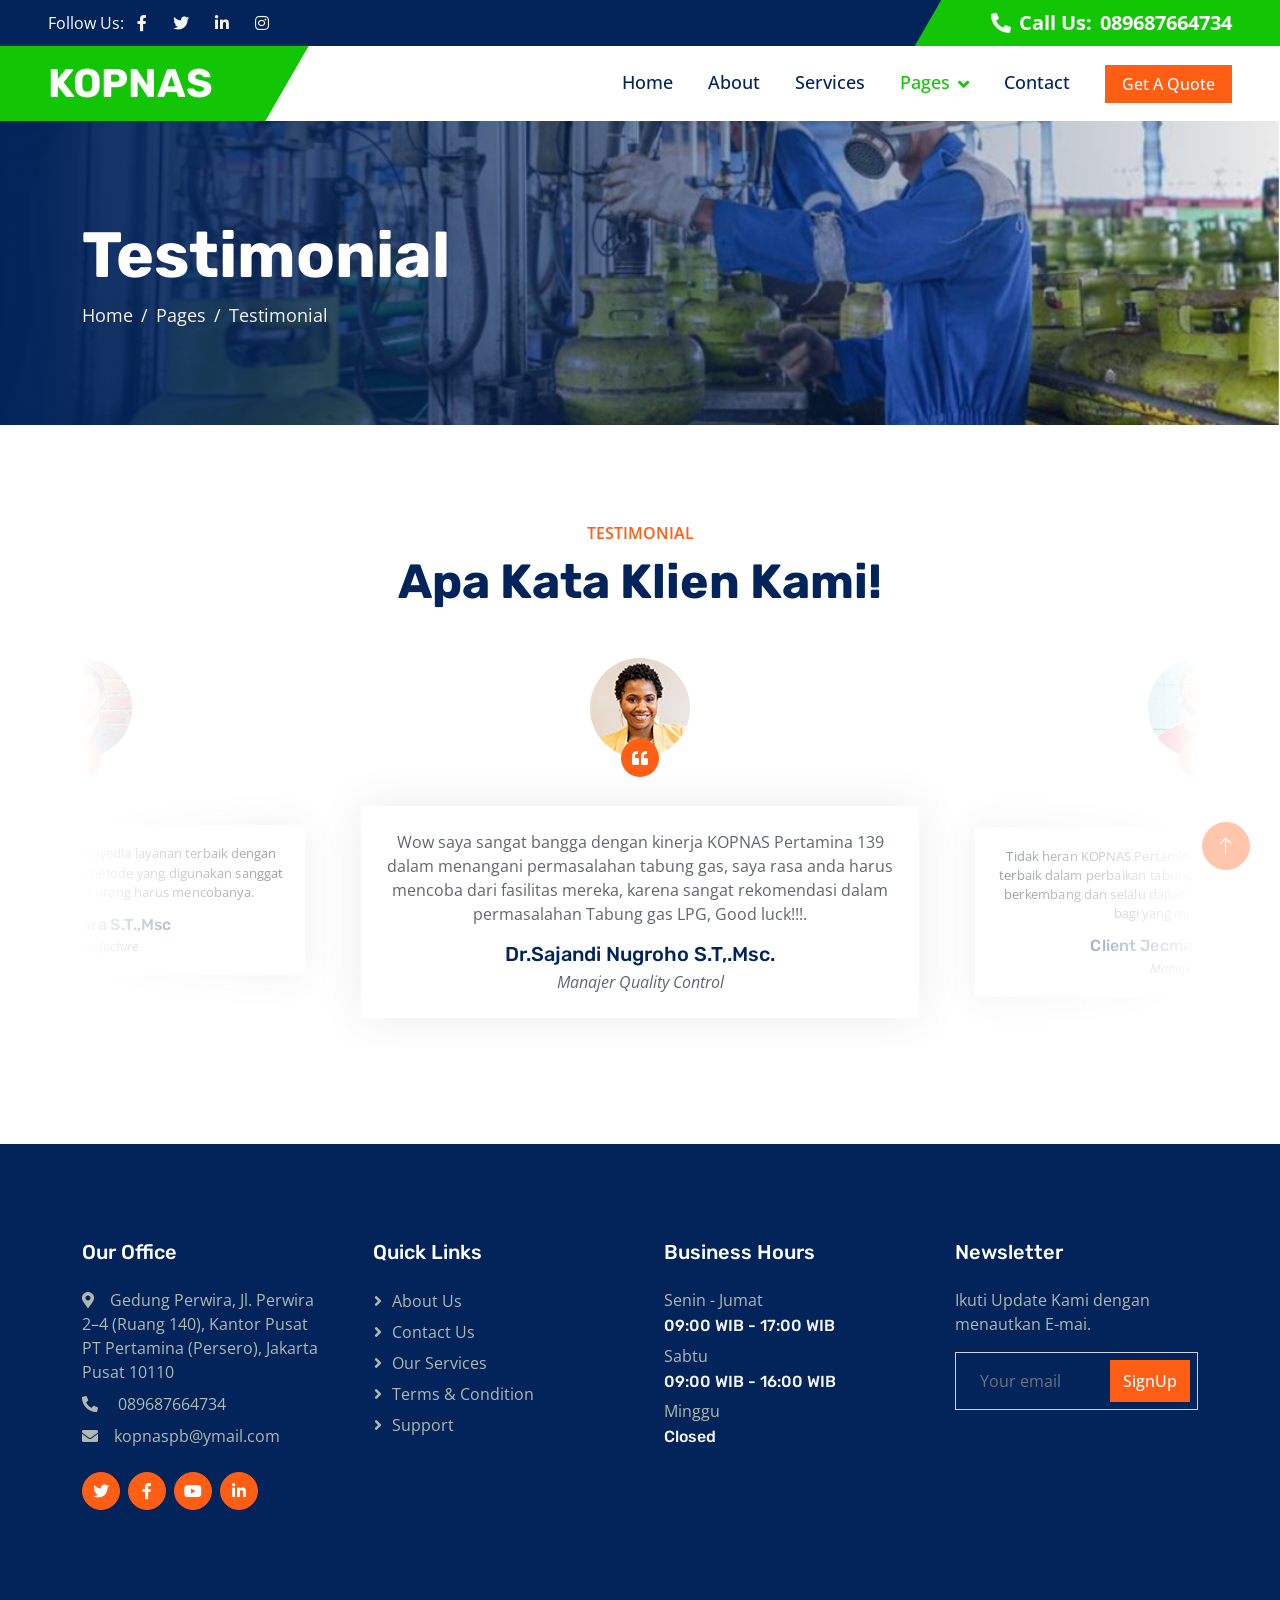
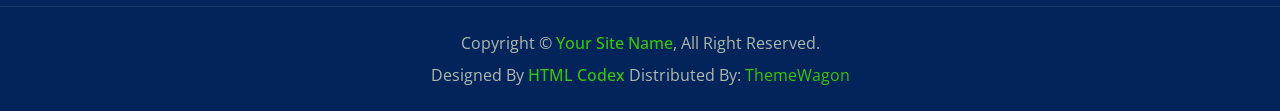
<file: testimonial.html>
<!DOCTYPE html>
<html lang="en">

<head>
    <meta charset="utf-8">
    <title>Industro - Industrial HTML Template</title>
    <meta content="width=device-width, initial-scale=1.0" name="viewport">
    <meta content="" name="keywords">
    <meta content="" name="description">

    <!-- Favicon -->
    <link href="img/favicon.ico" rel="icon">

    <!-- Google Web Fonts -->
    <link rel="preconnect" href="https://fonts.googleapis.com">
    <link rel="preconnect" href="https://fonts.gstatic.com" crossorigin>
    <link href="https://fonts.googleapis.com/css2?family=Open+Sans:wght@400;500;600&family=Rubik:wght@500;600;700&display=swap" rel="stylesheet">

    <!-- Icon Font Stylesheet -->
    <link href="https://cdnjs.cloudflare.com/ajax/libs/font-awesome/5.10.0/css/all.min.css" rel="stylesheet">
    <link href="https://cdn.jsdelivr.net/npm/bootstrap-icons@1.4.1/font/bootstrap-icons.css" rel="stylesheet">

    <!-- Libraries Stylesheet -->
    <link href="lib/animate/animate.min.css" rel="stylesheet">
    <link href="lib/owlcarousel/assets/owl.carousel.min.css" rel="stylesheet">

    <!-- Customized Bootstrap Stylesheet -->
    <link href="css/bootstrap.min.css" rel="stylesheet">

    <!-- Template Stylesheet -->
    <link href="css/style.css" rel="stylesheet">
</head>

<body>
    <!-- Spinner Start -->
    <div id="spinner" class="show bg-white position-fixed translate-middle w-100 vh-100 top-50 start-50 d-flex align-items-center justify-content-center">
        <div class="spinner-border text-primary" role="status" style="width: 3rem; height: 3rem;"></div>
    </div>
    <!-- Spinner End -->


    <!-- Topbar Start -->
    <div class="container-fluid bg-dark px-0">
        <div class="row g-0 d-none d-lg-flex">
            <div class="col-lg-6 ps-5 text-start">
                <div class="h-100 d-inline-flex align-items-center text-white">
                    <span>Follow Us:</span>
                    <a class="btn btn-link text-light" href=""><i class="fab fa-facebook-f"></i></a>
                    <a class="btn btn-link text-light" href=""><i class="fab fa-twitter"></i></a>
                    <a class="btn btn-link text-light" href=""><i class="fab fa-linkedin-in"></i></a>
                    <a class="btn btn-link text-light" href=""><i class="fab fa-instagram"></i></a>
                </div>
            </div>
            <div class="col-lg-6 text-end">
                <div class="h-100 topbar-right d-inline-flex align-items-center text-white py-2 px-5">
                    <span class="fs-5 fw-bold me-2"><i class="fa fa-phone-alt me-2"></i>Call Us:</span>
                    <span class="fs-5 fw-bold"> 089687664734</span>
                </div>
            </div>
        </div>
    </div>
    <!-- Topbar End -->


    <!-- Navbar Start -->
    <nav class="navbar navbar-expand-lg bg-white navbar-light sticky-top py-0 pe-5">
        <a href="index.html" class="navbar-brand ps-5 me-0">
            <h1 class="text-white m-0">KOPNAS</h1>
        </a>
        <button type="button" class="navbar-toggler me-0" data-bs-toggle="collapse" data-bs-target="#navbarCollapse">
            <span class="navbar-toggler-icon"></span>
        </button>
        <div class="collapse navbar-collapse" id="navbarCollapse">
            <div class="navbar-nav ms-auto p-4 p-lg-0">
                <a href="index.html" class="nav-item nav-link">Home</a>
                <a href="about.html" class="nav-item nav-link">About</a>
                <a href="service.html" class="nav-item nav-link">Services</a>
                <div class="nav-item dropdown">
                    <a href="#" class="nav-link dropdown-toggle active" data-bs-toggle="dropdown">Pages</a>
                    <div class="dropdown-menu bg-light m-0">
                        <a href="project.html" class="dropdown-item">Projects</a>
                        <a href="feature.html" class="dropdown-item">Features</a>
                        <a href="team.html" class="dropdown-item">Our Team</a>
                        <a href="testimonial.html" class="dropdown-item active">Testimonial</a>
                        <a href="404.html" class="dropdown-item">404 Page</a>
                    </div>
                </div>
                <a href="contact.html" class="nav-item nav-link">Contact</a>
            </div>
            <a href="https://share.google/eBmNGi3BTes69i5Ez" class="btn btn-primary px-3 d-none d-lg-block">Get A Quote</a>
        </div>
    </nav>
    <!-- Navbar End -->


    <!-- Page Header Start -->
    <div class="container-fluid page-header py-5 mb-5 wow fadeIn" data-wow-delay="0.1s">
        <div class="container py-5">
            <h1 class="display-3 text-white animated slideInRight">Testimonial</h1>
            <nav aria-label="breadcrumb">
                <ol class="breadcrumb animated slideInRight mb-0">
                    <li class="breadcrumb-item"><a href="#">Home</a></li>
                    <li class="breadcrumb-item"><a href="#">Pages</a></li>
                    <li class="breadcrumb-item active" aria-current="page">Testimonial</li>
                </ol>
            </nav>
        </div>
    </div>
    <!-- Page Header End -->


    <!-- Testimonial Start -->
    <div class="container-xxl py-5">
        <div class="container">
            <div class="text-center mx-auto wow fadeInUp" data-wow-delay="0.1s" style="max-width: 600px;">
                <p class="fw-medium text-uppercase text-primary mb-2">Testimonial</p>
                <h1 class="display-5 mb-5">Apa Kata Klien Kami!</h1>
            </div>
            <div class="owl-carousel testimonial-carousel wow fadeInUp" data-wow-delay="0.1s">
                <div class="testimonial-item text-center">
                    <div class="testimonial-img position-relative">
                        <img class="img-fluid rounded-circle mx-auto mb-5" src="img/testimonial-1.jpg">
                        <div class="btn-square bg-primary rounded-circle">
                            <i class="fa fa-quote-left text-white"></i>
                        </div>
                    </div>
                    <div class="testimonial-text text-center rounded p-4">
                        <p>Wow saya sangat bangga dengan kinerja KOPNAS Pertamina 139 dalam menangani permasalahan tabung gas, saya rasa anda
                            harus mencoba dari fasilitas mereka, karena sangat rekomendasi dalam permasalahan Tabung gas LPG, Good luck!!!.</p>
                        <h5 class="mb-1">Dr.Sajandi Nugroho S.T,.Msc.</h5>
                        <span class="fst-italic">Manajer Quality Control</span>
                    </div>
                </div>
                <div class="testimonial-item text-center">
                    <div class="testimonial-img position-relative">
                        <img class="img-fluid rounded-circle mx-auto mb-5" src="img/testimonial-2.jpg">
                        <div class="btn-square bg-primary rounded-circle">
                            <i class="fa fa-quote-left text-white"></i>
                        </div>
                    </div>
                    <div class="testimonial-text text-center rounded p-4">
                        <pClita> Tidak heran KOPNAS Pertamina 139 selalu memberikan fasilitas terbaik dalam perbaikan tabung gas, harapanya
                            kedepan semakin berkembang dan selalu dapat memberikan layanan yang terbaik bagi yang membutuhankan.</p>
                        <h5 class="mb-1">Client Jecma Poiren S.T.,M.T</h5>
                        <span class="fst-italic">Manajer Supplier</span>
                    </div>
                </div>
                <div class="testimonial-item text-center">
                    <div class="testimonial-img position-relative">
                        <img class="img-fluid rounded-circle mx-auto mb-5" src="img/testimonial-3.jpg">
                        <div class="btn-square bg-primary rounded-circle">
                            <i class="fa fa-quote-left text-white"></i>
                        </div>
                    </div>
                    <div class="testimonial-text text-center rounded p-4">
                        <p>KOPNAS Pertamina 139 adalah penyedia layanan terbaik dengan fasilitas terjangkau, teknologi
                        dan metode yang digunakan sanggat berkembang, untuk itu semua orang harus mencobanya.</p>
                        <h5 class="mb-1">Che Ghue Fara S.T.,Msc</h5>
                        <span class="fst-italic">Master Manufacture</span>
                    </div>
                </div>
            </div>
        </div>
    </div>
    <!-- Testimonial End -->
        

    <!-- Footer Start -->
    <div class="container-fluid bg-dark footer mt-5 py-5 wow fadeIn" data-wow-delay="0.1s">
        <div class="container py-5">
            <div class="row g-5">
                <div class="col-lg-3 col-md-6">
                    <h5 class="text-white mb-4">Our Office</h5>
                    <p class="mb-2"><i class="fa fa-map-marker-alt me-3"></i>Gedung Perwira, Jl. Perwira 2–4 (Ruang 140), Kantor Pusat PT Pertamina (Persero), Jakarta Pusat 10110</p>
                    <p class="mb-2"><i class="fa fa-phone-alt me-3"></i> 089687664734</p>
                    <p class="mb-2"><i class="fa fa-envelope me-3"></i>kopnaspb@ymail.com</p>
                    <div class="d-flex pt-3">
                       <a class="btn btn-square btn-primary rounded-circle me-2" href="https://share.google/sh7CKG8iMxyittHnK"><i
                                class="fab fa-twitter"></i></a>
                        <a class="btn btn-square btn-primary rounded-circle me-2" href="https://www.facebook.com/share/19bbwN5o11/"><i
                                class="fab fa-facebook-f"></i></a>
                        <a class="btn btn-square btn-primary rounded-circle me-2" href="https://youtu.be/pomj5kQNfM0?si=FwSkQ_klGze-N7Ks"><i
                                class="fab fa-youtube"></i></a>
                        <a class="btn btn-square btn-primary rounded-circle me-2" href="https://www.linkedin.com/company/ptpertaminapatraniaga/"><i
                                class="fab fa-linkedin-in"></i></a>
                    </div>
                </div>
                <div class="col-lg-3 col-md-6">
                    <h5 class="text-white mb-4">Quick Links</h5>
                    <a class="btn btn-link" href="">About Us</a>
                    <a class="btn btn-link" href="">Contact Us</a>
                    <a class="btn btn-link" href="">Our Services</a>
                    <a class="btn btn-link" href="">Terms & Condition</a>
                    <a class="btn btn-link" href="">Support</a>
                </div>
                <div class="col-lg-3 col-md-6">
                    <h5 class="text-white mb-4">Business Hours</h5>
                    <p class="mb-1">Senin - Jumat</p>
                    <h6 class="text-light">09:00 WIB - 17:00 WIB</h6>
                    <p class="mb-1">Sabtu</p>
                    <h6 class="text-light">09:00 WIB - 16:00 WIB</h6>
                    <p class="mb-1">Minggu</p>
                    <h6 class="text-light">Closed</h6>
                </div>
                <div class="col-lg-3 col-md-6">
                    <h5 class="text-white mb-4">Newsletter</h5>
                    <p>Ikuti Update Kami dengan menautkan E-mai.</p>
                    <div class="position-relative w-100">
                        <input class="form-control bg-transparent w-100 py-3 ps-4 pe-5" type="text" placeholder="Your email">                 
                        <button type="button"  onclick="window.open('https://share.google/gjjjpZKkmjj978pMJ', '_blank')"class="btn btn-primary py-2 position-absolute top-0 end-0 mt-2 me-2">SignUp</button>
                    </div>
                </div>
            </div>
        </div>
    </div>
    <!-- Footer End -->


    <!-- Copyright Start -->
    <div class="container-fluid copyright bg-dark py-4">
        <div class="container text-center">
            <p class="mb-2">Copyright &copy; <a class="fw-semi-bold" href="#">Your Site Name</a>, All Right Reserved.</p>
            <!--/*** This template is free as long as you keep the footer author’s credit link/attribution link/backlink. If you'd like to use the template without the footer author’s credit link/attribution link/backlink, you can purchase the Credit Removal License from "https://htmlcodex.com/credit-removal". Thank you for your support. ***/-->
            <p class="mb-0">Designed By <a class="fw-semi-bold" href="https://htmlcodex.com">HTML Codex</a> Distributed
                By: <a href="https://themewagon.com">ThemeWagon</a> </p>        </div>
    </div>
    <!-- Copyright End -->


    <!-- Back to Top -->
    <a href="#" class="btn btn-lg btn-primary btn-lg-square rounded-circle back-to-top"><i class="bi bi-arrow-up"></i></a>


    <!-- JavaScript Libraries -->
    <script src="https://code.jquery.com/jquery-3.4.1.min.js"></script>
    <script src="https://cdn.jsdelivr.net/npm/bootstrap@5.0.0/dist/js/bootstrap.bundle.min.js"></script>
    <script src="lib/wow/wow.min.js"></script>
    <script src="lib/easing/easing.min.js"></script>
    <script src="lib/waypoints/waypoints.min.js"></script>
    <script src="lib/owlcarousel/owl.carousel.min.js"></script>
    <script src="lib/counterup/counterup.min.js"></script>

    <!-- Template Javascript -->
    <script src="js/main.js"></script>
</body>

</html>
</file>
<file: css/style.css>
/********** Template CSS **********/
:root {
    --primary: #12c606;
    --secondary: #5F656F;
    --light: #F5F5F5;
    --dark: #02245B;
}

.back-to-top {
    position: fixed;
    display: none;
    right: 30px;
    bottom: 30px;
    z-index: 99;
}

h1,
h2,
.h1,
.h2,
.fw-bold {
    font-weight: 700 !important;
}

h3,
h4,
.h3,
.h4,
.fw-medium {
    font-weight: 600 !important;
}

h5,
h6,
.h5,
.h6,
.fw-semi-bold {
    font-weight: 500 !important;
}


/*** Spinner ***/
#spinner {
    opacity: 0;
    visibility: hidden;
    transition: opacity .5s ease-out, visibility 0s linear .5s;
    z-index: 99999;
}

#spinner.show {
    transition: opacity .5s ease-out, visibility 0s linear 0s;
    visibility: visible;
    opacity: 1;
}


/*** Button ***/
.btn {
    transition: .5s;
    font-weight: 500;
}

.btn-primary,
.btn-outline-primary:hover {
    color: #FFFFFF;
}

.btn-square {
    width: 38px;
    height: 38px;
}

.btn-sm-square {
    width: 32px;
    height: 32px;
}

.btn-lg-square {
    width: 48px;
    height: 48px;
}

.btn-square,
.btn-sm-square,
.btn-lg-square {
    padding: 0;
    display: flex;
    align-items: center;
    justify-content: center;
    font-weight: normal;
}


.topbar-right {
    position: relative;
    background: var(--primary);
}

.topbar-right::before {
    position: absolute;
    content: "";
    width: 30px;
    height: 100%;
    top: 0;
    left: -15px;
    transform: skewX(-30deg);
    background-color: var(--primary);
}


/*** Navbar ***/
.navbar.sticky-top {
    top: -100px;
    transition: .5s;
}

.navbar .navbar-brand {
    position: relative;
    padding-right: 50px;
    height: 75px;
    display: flex;
    align-items: center;
    background: var(--primary);
}

.navbar .navbar-brand::after {
    position: absolute;
    content: "";
    width: 50px;
    height: 100%;
    top: 0;
    right: -25px;
    transform: skewX(-30deg);
    background-color: var(--primary);
}

.navbar .navbar-nav .nav-link {
    margin-right: 35px;
    padding: 20px 0;
    color: var(--dark);
    font-size: 18px;
    font-weight: 500;
    outline: none;
}

.navbar .navbar-nav .nav-link:hover,
.navbar .navbar-nav .nav-link.active {
    color: var(--primary);
}

.navbar .dropdown-toggle::after {
    border: none;
    content: "\f107";
    font-family: "Font Awesome 5 Free";
    font-weight: 900;
    vertical-align: middle;
    margin-left: 8px;
}

@media (max-width: 991.98px) {
    .navbar .navbar-nav .nav-link  {
        margin-right: 0;
        padding: 10px 0;
    }

    .navbar .navbar-nav {
        border-top: 1px solid #EEEEEE;
    }
}

@media (min-width: 992px) {
    .navbar .nav-item .dropdown-menu {
        display: block;
        border: none;
        margin-top: 0;
        top: 150%;
        opacity: 0;
        visibility: hidden;
        transition: .5s;
    }

    .navbar .nav-item:hover .dropdown-menu {
        top: 100%;
        visibility: visible;
        transition: .5s;
        opacity: 1;
    }
}


/*** Header ***/
.carousel-caption {
    top: 0;
    left: 0;
    right: 0;
    bottom: 0;
    display: flex;
    align-items: center;
    background: linear-gradient(to right, rgba(2, 36, 91, 1) 0%, rgba(2, 36, 91, 0) 100%);
    z-index: 1;
}

.carousel-control-prev,
.carousel-control-next {
    width: 15%;
}

.carousel-control-prev-icon,
.carousel-control-next-icon {
    width: 3.5rem;
    height: 3.5rem;
    background-color: var(--primary);
    border: 15px solid var(--primary);
    border-radius: 3.5rem;
}

@media (max-width: 768px) {
    #header-carousel .carousel-item {
        position: relative;
        min-height: 450px;
    }
    
    #header-carousel .carousel-item img {
        position: absolute;
        width: 100%;
        height: 100%;
        object-fit: cover;
    }
}

.page-header {
    background: linear-gradient(to right, rgba(2, 36, 91, 1) 0%, rgba(2, 36, 91, 0) 100%), url(../img/carousel-4.png) center center no-repeat;
    background-size: cover;
}

.page-header .breadcrumb-item+.breadcrumb-item::before {
    color: var(--light);
}

.page-header .breadcrumb-item,
.page-header .breadcrumb-item a {
    font-size: 18px;
    color: var(--light);
}


/*** Facts ***/
.facts {
    position: relative;
    margin: 6rem 0;
    background: var(--dark);
}

.facts .border {
    border-color: rgba(255, 255, 255, .1) !important;
}


/*** Features ***/
.btn-play {
    position: absolute;
    top: 50%;
    right: -30px;
    transform: translateY(-50%);
    display: block;
    box-sizing: content-box;
    width: 16px;
    height: 26px;
    border-radius: 100%;
    border: none;
    outline: none !important;
    padding: 18px 20px 20px 28px;
    background: var(--primary);
}

@media (max-width: 992px) {
    .btn-play {
        left: 50%;
        right: auto;
        transform: translate(-50%, -50%);
    }
}

.btn-play:before {
    content: "";
    position: absolute;
    z-index: 0;
    left: 50%;
    top: 50%;
    transform: translateX(-50%) translateY(-50%);
    display: block;
    width: 60px;
    height: 60px;
    background: var(--primary);
    border-radius: 100%;
    animation: pulse-border 1500ms ease-out infinite;
}

.btn-play:after {
    content: "";
    position: absolute;
    z-index: 1;
    left: 50%;
    top: 50%;
    transform: translateX(-50%) translateY(-50%);
    display: block;
    width: 60px;
    height: 60px;
    background: var(--primary);
    border-radius: 100%;
    transition: all 200ms;
}

.btn-play span {
    display: block;
    position: relative;
    z-index: 3;
    width: 0;
    height: 0;
    left: -1px;
    border-left: 16px solid #FFFFFF;
    border-top: 11px solid transparent;
    border-bottom: 11px solid transparent;
}

@keyframes pulse-border {
    0% {
        transform: translateX(-50%) translateY(-50%) translateZ(0) scale(1);
        opacity: 1;
    }

    100% {
        transform: translateX(-50%) translateY(-50%) translateZ(0) scale(2);
        opacity: 0;
    }
}

.modal-video .modal-dialog {
    position: relative;
    max-width: 800px;
    margin: 60px auto 0 auto;
}

.modal-video .modal-body {
    position: relative;
    padding: 0px;
}

.modal-video .close {
    position: absolute;
    width: 30px;
    height: 30px;
    right: 0px;
    top: -30px;
    z-index: 999;
    font-size: 30px;
    font-weight: normal;
    color: #FFFFFF;
    background: #000000;
    opacity: 1;
}


/*** Service ***/
.service-item {
    position: relative;
    margin: 65px 0 25px 0;
    box-shadow: 0 0 45px rgba(0, 0, 0, .07);
}

.service-item .service-img {
    position: absolute;
    padding: 12px;
    width: 130px;
    height: 130px;
    top: -65px;
    left: 50%;
    transform: translateX(-50%);
    background: #FFFFFF;
    box-shadow: 0 0 45px rgba(0, 0, 0, .09);
    z-index: 2;
}

.service-item .service-detail {
    position: absolute;
    width: 100%;
    height: 100%;
    top: 0;
    left: 0;
    overflow: hidden;
    z-index: 1;
}

.service-item .service-title {
    position: absolute;
    padding: 65px 30px 25px 30px;
    width: 100%;
    height: 100%;
    top: 0;
    left: 0;
    display: flex;
    flex-direction: column;
    align-items: center;
    justify-content: center;
    text-align: center;
    background: #FFFFFF;
    transition: .5s;
}

.service-item:hover .service-title {
    top: -100%;
}

.service-item .service-text {
    position: absolute;
    overflow: hidden;
    padding: 65px 30px 25px 30px;
    width: 100%;
    height: 100%;
    top: 100%;
    left: 0;
    display: flex;
    align-items: center;
    text-align: center;
    background: rgba(2, 36, 91, .7);
    transition: .5s;
}

.service-item:hover .service-text {
    top: 0;
}

.service-item .service-text::before {
    position: absolute;
    content: "";
    width: 100%;
    height: 100px;
    top: -100%;
    left: 0;
    transform: skewY(-12deg);
    background: #FFFFFF;
    transition: .5s;
}

.service-item:hover .service-text::before {
    top: -55px;
}

.service-item .btn {
    position: absolute;
    width: 130px;
    height: 50px;
    left: 50%;
    bottom: -25px;
    transform: translateX(-50%);
    display: flex;
    align-items: center;
    justify-content: center;
    color: var(--secondary);
    background: #FFFFFF;
    border: none;
    box-shadow: 0 0 45px rgba(0, 0, 0, .09);
    z-index: 2;
}

.service-item .btn:hover {
    color: #FFFFFF;
    background: var(--primary);
}


/*** Project ***/
.project-carousel {
    position: relative;
    background: var(--dark);
}

.project-item {
    position: relative;
    display: block;
}

.project-item img {
    transition: .5s;
}

.project-item:hover img,
.project-carousel .owl-item.center img {
    margin-top: -60px;
}

.project-item .project-title {
    position: absolute;
    padding: 0 15px;
    width: 100%;
    height: 80px;
    bottom: -110px;
    left: 0;
    display: flex;
    align-items: center;
    justify-content: center;
    text-align: center;
    background: var(--dark);
    transition: .5s;
}

.project-item:hover .project-title,
.project-carousel .owl-item.center .project-title  {
    bottom: -60px;
}

.project-item .project-title::before {
    position: absolute;
    content: "";
    width: 100%;
    height: 30px;
    top: -15px;
    left: 0;
    transform: skewY(-5deg);
    background: var(--dark);
    transition: .5s;
}

.project-carousel .owl-nav {
    position: absolute;
    width: 100%;
    height: 45px;
    top: 50%;
    left: 0;
    transform: translateY(-50%);
    display: flex;
    justify-content: space-between;
    transition: .5s;
    opacity: 0;
    z-index: 1;
}

.project-carousel:hover .owl-nav {
    opacity: 1;
}

.project-carousel .owl-nav .owl-prev,
.project-carousel .owl-nav .owl-next {
    margin: 0 30px;
    width: 45px;
    height: 45px;
    display: flex;
    align-items: center;
    justify-content: center;
    color: #FFFFFF;
    background: var(--primary);
    border-radius: 45px;
    font-size: 22px;
    transition: .5s;
}


/*** Team ***/
.team-item .team-social {
    position: absolute;
    width: 100%;
    height: 100%;
    top: 0;
    left: -100%;
    display: flex;
    align-items: center;
    background: var(--primary);
    transition: .5s;
}

.team-item:hover .team-social {
    left: 0;
}


/*** Testimonial ***/
.testimonial-carousel::before {
    position: absolute;
    content: "";
    top: 0;
    left: 0;
    height: 100%;
    width: 0;
    background: linear-gradient(to right, rgba(255, 255, 255, 1) 0%, rgba(255, 255, 255, 0) 100%);
    z-index: 1;
}

.testimonial-carousel::after {
    position: absolute;
    content: "";
    top: 0;
    right: 0;
    height: 100%;
    width: 0;
    background: linear-gradient(to left, rgba(255, 255, 255, 1) 0%, rgba(255, 255, 255, 0) 100%);
    z-index: 1;
}

@media (min-width: 768px) {
    .testimonial-carousel::before,
    .testimonial-carousel::after {
        width: 200px;
    }
}

@media (min-width: 992px) {
    .testimonial-carousel::before,
    .testimonial-carousel::after {
        width: 300px;
    }
}

.testimonial-carousel .owl-nav {
    position: absolute;
    width: 350px;
    top: 20px;
    left: 50%;
    transform: translateX(-50%);
    display: flex;
    justify-content: space-between;
    opacity: 0;
    transition: .5s;
    z-index: 1;
}

.testimonial-carousel:hover .owl-nav {
    width: 300px;
    opacity: 1;
}

.testimonial-carousel .owl-nav .owl-prev,
.testimonial-carousel .owl-nav .owl-next {
    position: relative;
    color: var(--primary);
    font-size: 45px;
    transition: .5s;
}

.testimonial-carousel .owl-nav .owl-prev:hover,
.testimonial-carousel .owl-nav .owl-next:hover {
    color: var(--dark);
}

.testimonial-carousel .testimonial-img img {
    width: 100px;
    height: 100px;
}

.testimonial-carousel .testimonial-img .btn-square {
    position: absolute;
    bottom: -19px;
    left: 50%;
    transform: translateX(-50%);
}

.testimonial-carousel .owl-item .testimonial-text {
    margin-bottom: 30px;
    box-shadow: 0 0 45px rgba(0, 0, 0, .08);
    transform: scale(.8);
    transition: .5s;
}

.testimonial-carousel .owl-item.center .testimonial-text {
    transform: scale(1);
}


/*** Footer ***/
.footer {
    color: #B0B9AE;
}

.footer .btn.btn-link {
    display: block;
    margin-bottom: 5px;
    padding: 0;
    text-align: left;
    color: #B0B9AE;
    font-weight: normal;
    text-transform: capitalize;
    transition: .3s;
}

.footer .btn.btn-link::before {
    position: relative;
    content: "\f105";
    font-family: "Font Awesome 5 Free";
    font-weight: 900;
    margin-right: 10px;
}

.footer .btn.btn-link:hover {
    color: var(--light);
    letter-spacing: 1px;
    box-shadow: none;
}

.copyright {
    color: #B0B9AE;
    border-top: 1px solid rgba(255, 255, 255, .1);
}
</file>
